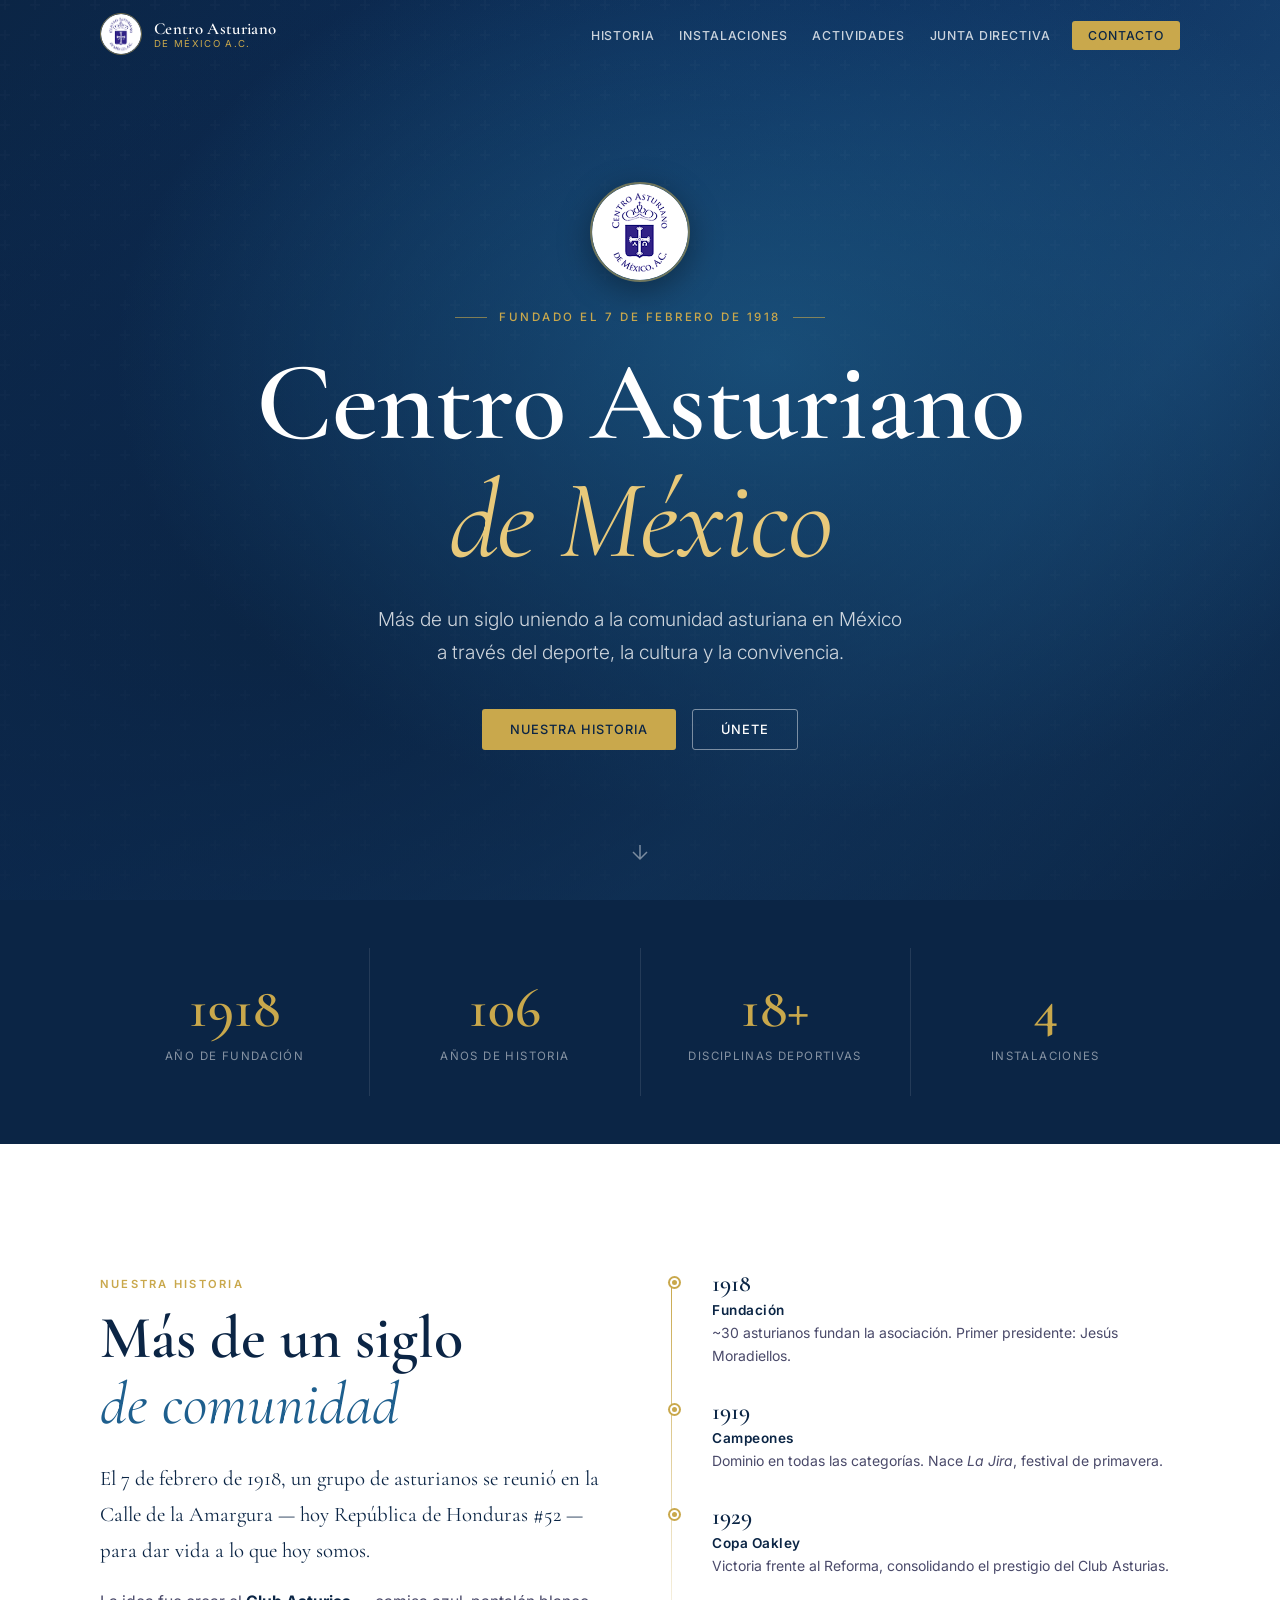
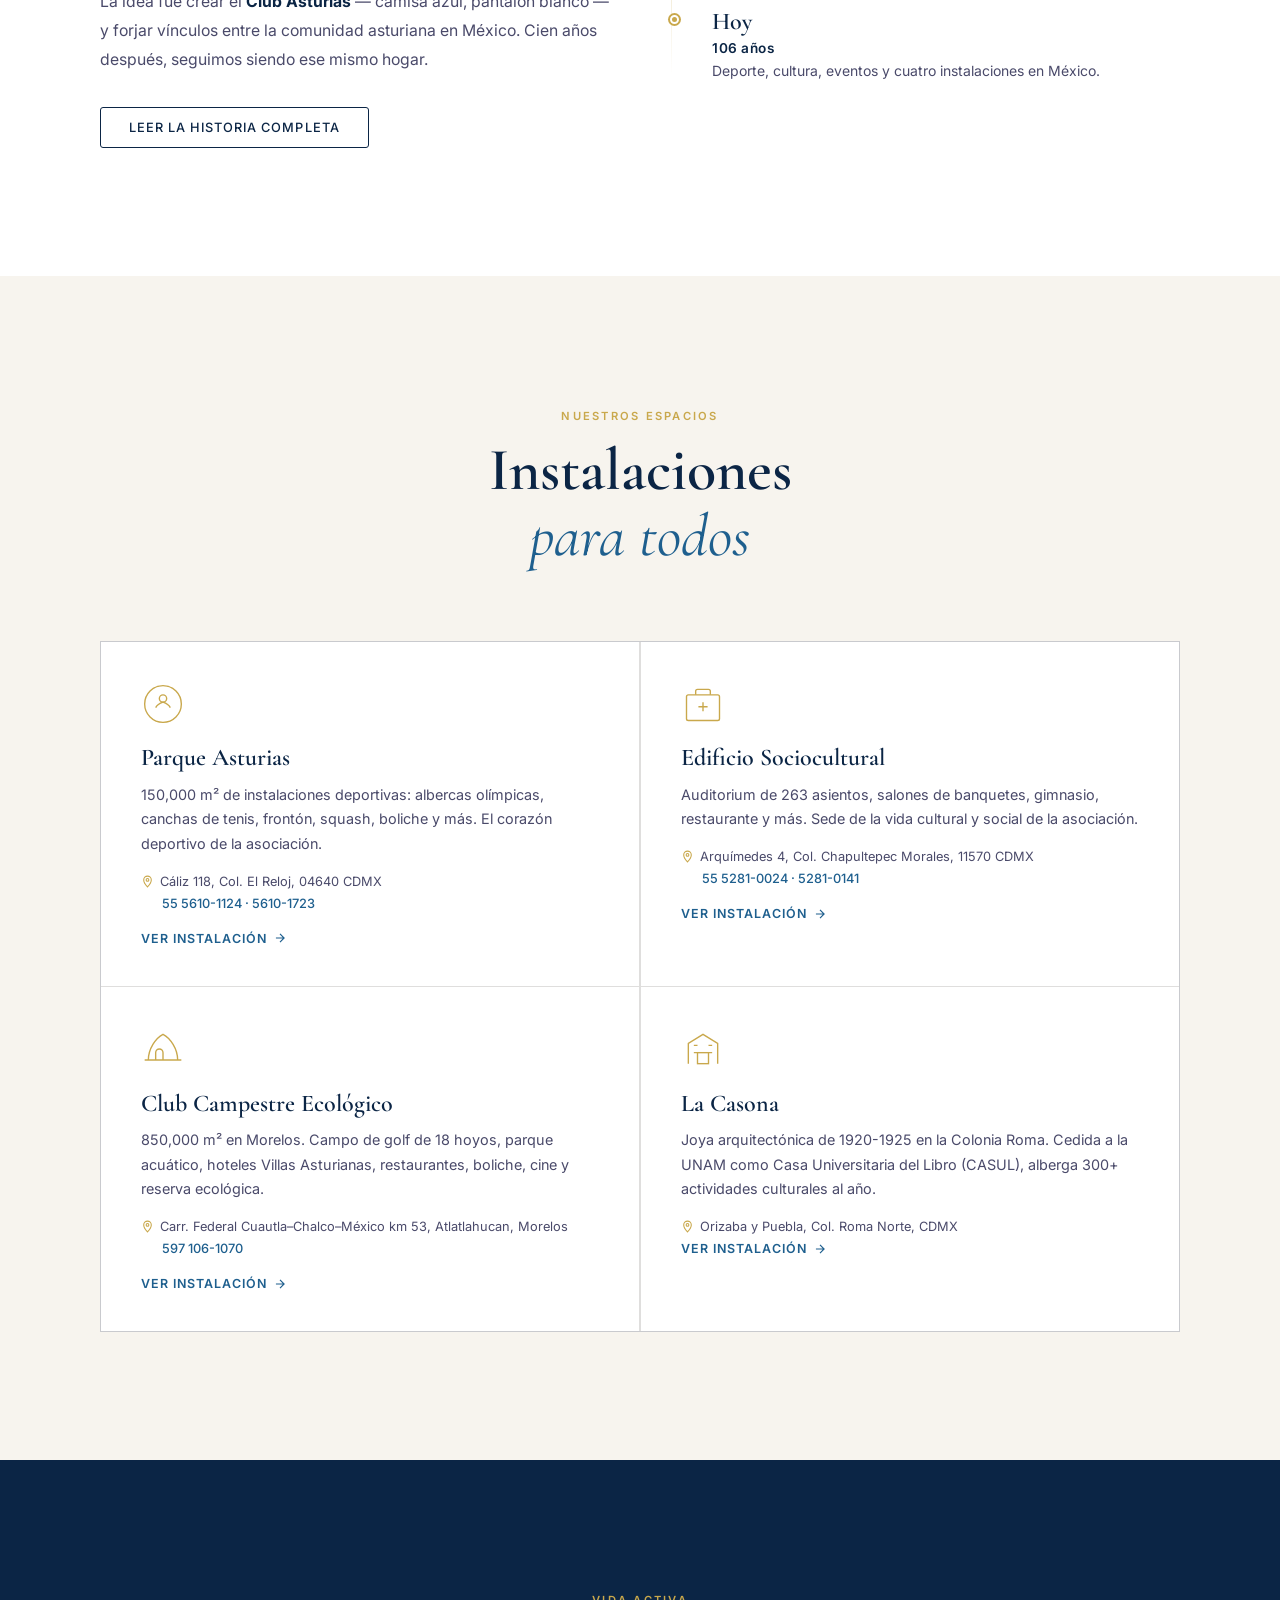
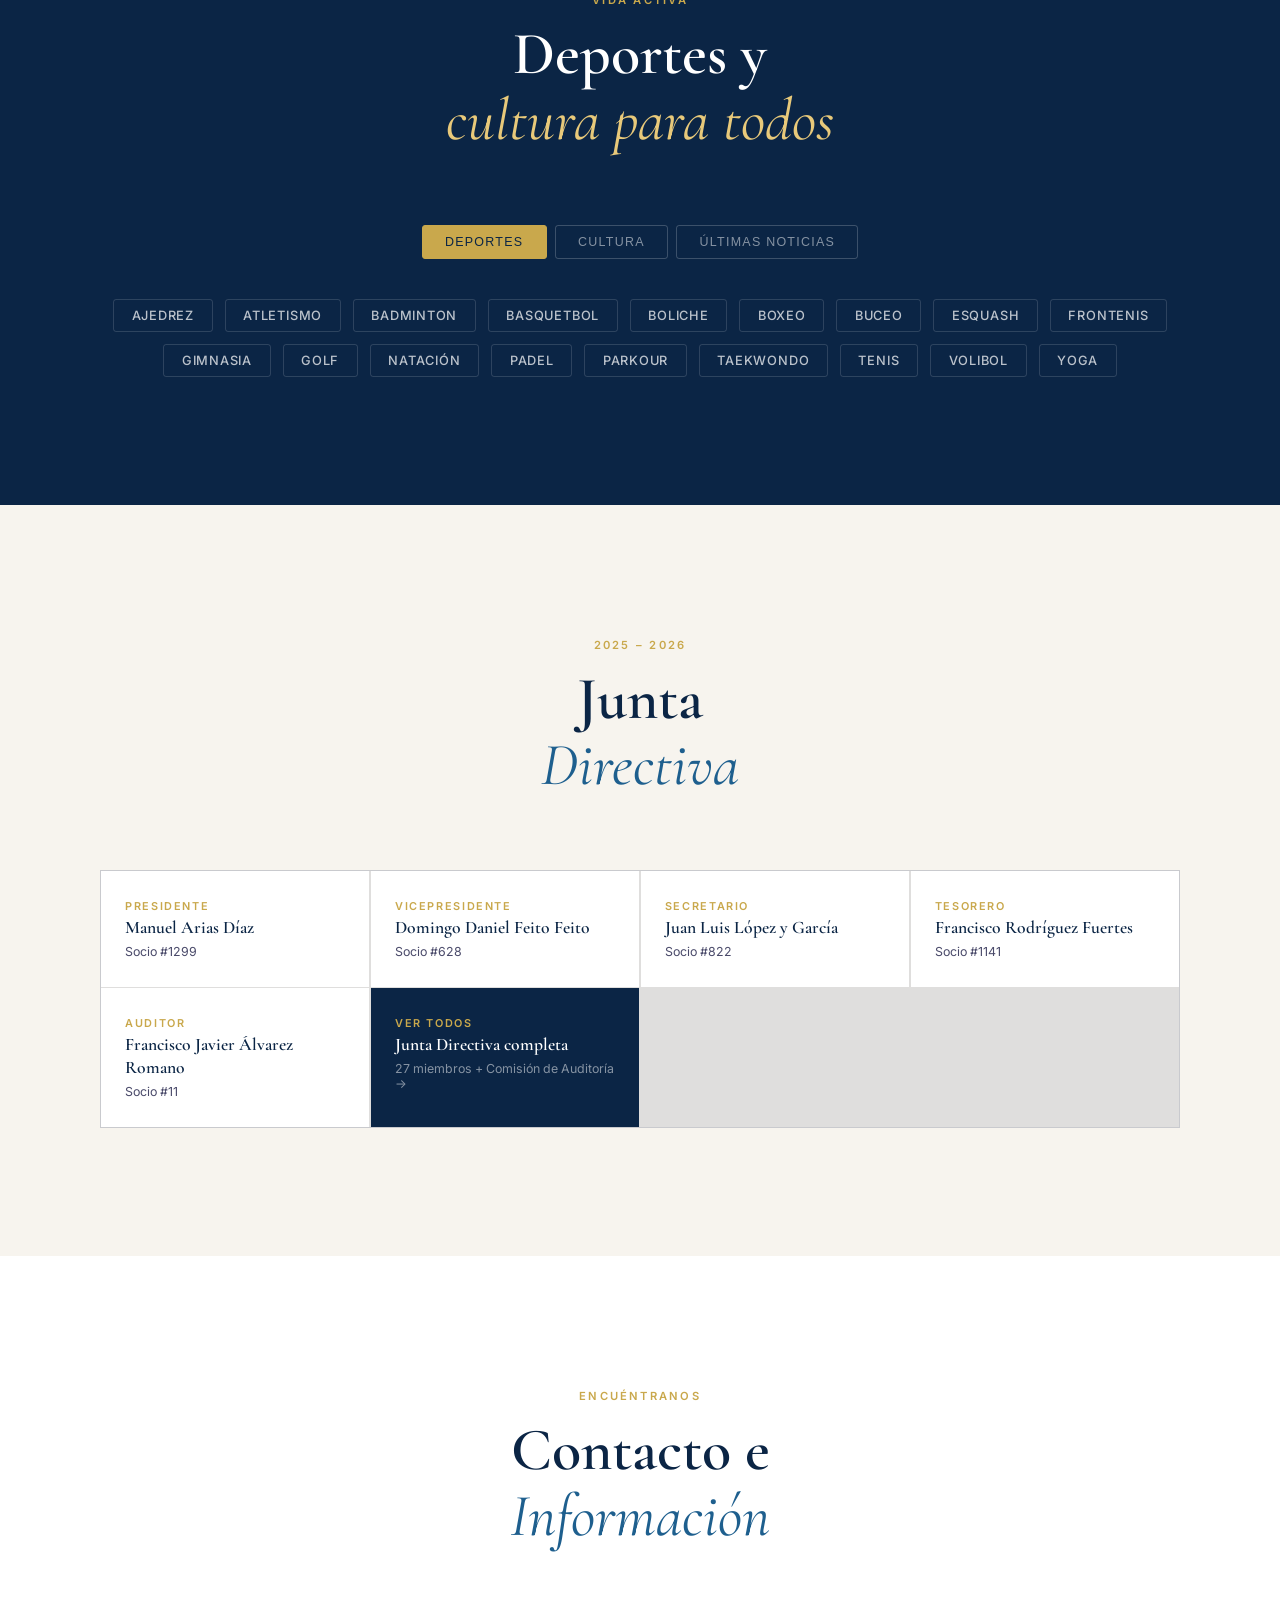
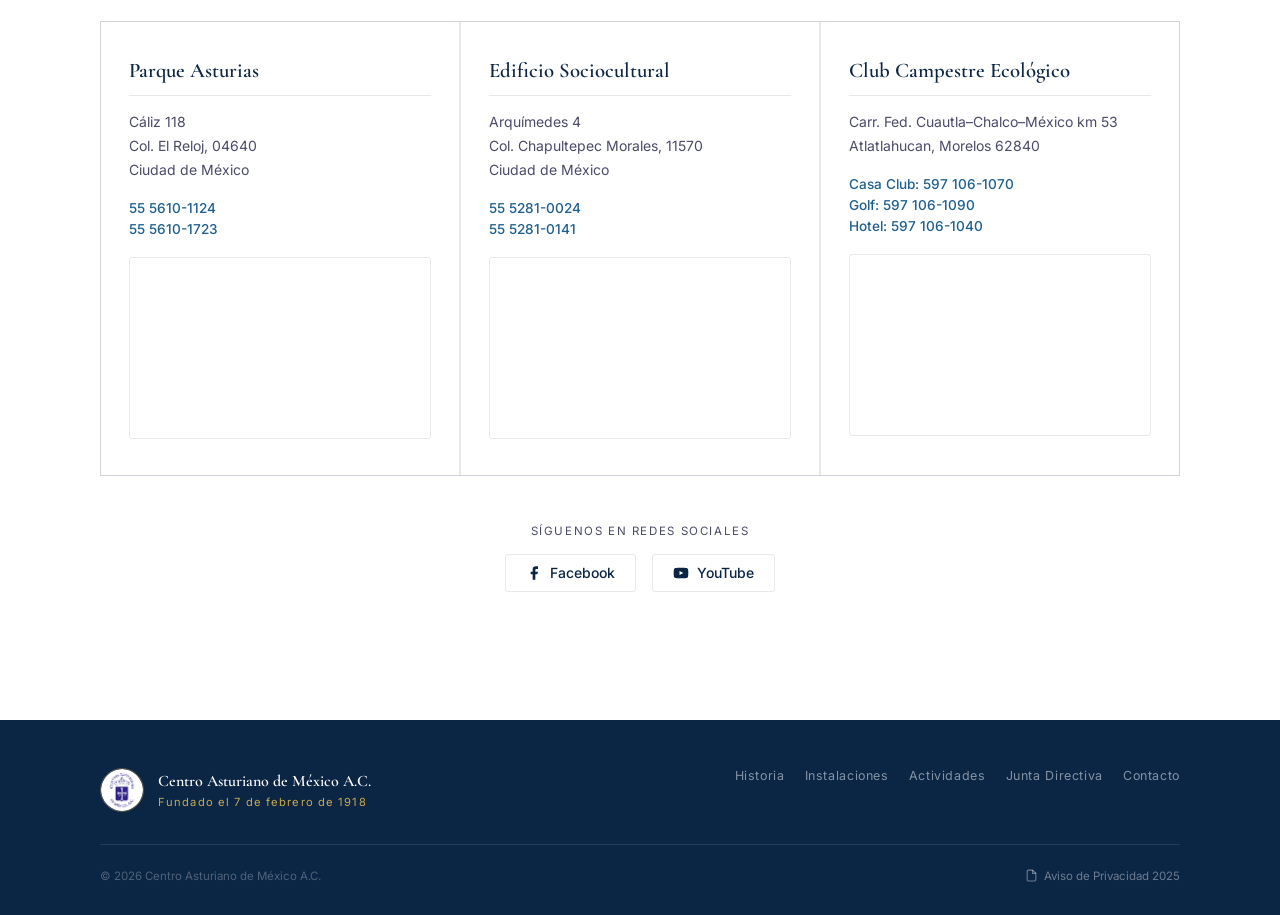
<file: index.html>
<!DOCTYPE html>
<html lang="es">
<head>
  <meta charset="UTF-8" />
  <meta name="viewport" content="width=device-width, initial-scale=1.0" />
  <title>Centro Asturiano de México A.C.</title>
  <meta name="description" content="Asociación deportiva, cultural y social fundada en 1918. Comunidad asturiana en la Ciudad de México." />
  <link rel="preconnect" href="https://fonts.googleapis.com" />
  <link rel="preconnect" href="https://fonts.gstatic.com" crossorigin />
  <link href="https://fonts.googleapis.com/css2?family=Cormorant+Garamond:ital,wght@0,400;0,600;0,700;1,400;1,600&family=Inter:wght@300;400;500;600&display=swap" rel="stylesheet" />
  <link rel="stylesheet" href="css/styles.css" />
</head>
<body>

  <!-- ─── NAVIGATION ─── -->
  <nav class="nav" id="nav">
    <div class="nav__inner">
      <a href="index.html" class="nav__logo">
        <img src="assets/logo.png" alt="Centro Asturiano de México" class="nav__logo-badge" />
        <div class="nav__logo-words">
          <span class="nav__logo-text">Centro Asturiano</span>
          <span class="nav__logo-sub">de México A.C.</span>
        </div>
      </a>
      <button class="nav__toggle" id="navToggle" aria-label="Abrir menú">
        <span></span><span></span><span></span>
      </button>
      <ul class="nav__links" id="navLinks">
        <li><a href="historia.html" class="nav__link">Historia</a></li>
        <li><a href="index.html#instalaciones" class="nav__link">Instalaciones</a></li>
        <li><a href="index.html#actividades" class="nav__link">Actividades</a></li>
        <li><a href="junta-directiva.html" class="nav__link">Junta Directiva</a></li>
        <li><a href="index.html#contacto" class="nav__link nav__link--cta">Contacto</a></li>
      </ul>
    </div>
  </nav>

  <!-- ─── HERO ─── -->
  <section class="hero" id="inicio">
    <div class="hero__bg"></div>
    <div class="hero__overlay"></div>
    <div class="hero__content">
      <img src="assets/logo.png" alt="Escudo del Centro Asturiano de México" class="hero__badge reveal" />
      <p class="hero__est reveal">Fundado el 7 de febrero de 1918</p>
      <h1 class="hero__title reveal">
        Centro Asturiano<br /><em>de México</em>
      </h1>
      <p class="hero__subtitle reveal">
        Más de un siglo uniendo a la comunidad asturiana en México<br class="hide-mobile" />
        a través del deporte, la cultura y la convivencia.
      </p>
      <div class="hero__actions reveal">
        <a href="historia.html" class="btn btn--gold">Nuestra Historia</a>
        <a href="index.html#contacto" class="btn btn--outline">Únete</a>
      </div>
    </div>
    <a href="#stats" class="hero__scroll" aria-label="Ver más">
      <svg width="24" height="24" viewBox="0 0 24 24" fill="none" stroke="currentColor" stroke-width="1.5"><path d="M12 5v14M5 12l7 7 7-7"/></svg>
    </a>
  </section>

  <!-- ─── STATS ─── -->
  <section class="stats" id="stats">
    <div class="container">
      <div class="stats__grid">
        <div class="stat reveal"><span class="stat__number">1918</span><span class="stat__label">Año de fundación</span></div>
        <div class="stat reveal"><span class="stat__number">106</span><span class="stat__label">Años de historia</span></div>
        <div class="stat reveal"><span class="stat__number">18+</span><span class="stat__label">Disciplinas deportivas</span></div>
        <div class="stat reveal"><span class="stat__number">4</span><span class="stat__label">Instalaciones</span></div>
      </div>
    </div>
  </section>

  <!-- ─── HISTORIA TEASER ─── -->
  <section class="section" id="historia-teaser">
    <div class="container">
      <div class="historia__layout">
        <div class="historia__text reveal">
          <span class="section__tag">Nuestra historia</span>
          <h2 class="section__title" style="text-align:left; margin-bottom:1.5rem;">Más de un siglo<br /><em>de comunidad</em></h2>
          <p class="lead">
            El 7 de febrero de 1918, un grupo de asturianos se reunió en la Calle de la Amargura — hoy República de Honduras #52 — para dar vida a lo que hoy somos.
          </p>
          <p>
            La idea fue crear el <strong>Club Asturias</strong> — camisa azul, pantalón blanco — y forjar vínculos entre la comunidad asturiana en México. Cien años después, seguimos siendo ese mismo hogar.
          </p>
          <div class="historia__cta">
            <a href="historia.html" class="btn btn--outline-navy">Leer la historia completa</a>
          </div>
        </div>
        <div class="reveal">
          <div class="timeline">
            <div class="timeline__item">
              <div class="timeline__year">1918</div>
              <div class="timeline__content"><strong>Fundación</strong><p>~30 asturianos fundan la asociación. Primer presidente: Jesús Moradiellos.</p></div>
            </div>
            <div class="timeline__item">
              <div class="timeline__year">1919</div>
              <div class="timeline__content"><strong>Campeones</strong><p>Dominio en todas las categorías. Nace <em>La Jira</em>, festival de primavera.</p></div>
            </div>
            <div class="timeline__item">
              <div class="timeline__year">1929</div>
              <div class="timeline__content"><strong>Copa Oakley</strong><p>Victoria frente al Reforma, consolidando el prestigio del Club Asturias.</p></div>
            </div>
            <div class="timeline__item">
              <div class="timeline__year">Hoy</div>
              <div class="timeline__content"><strong>106 años</strong><p>Deporte, cultura, eventos y cuatro instalaciones en México.</p></div>
            </div>
          </div>
        </div>
      </div>
    </div>
  </section>

  <!-- ─── INSTALACIONES ─── -->
  <section class="section section--cream" id="instalaciones">
    <div class="container">
      <div class="section__header reveal">
        <span class="section__tag">Nuestros espacios</span>
        <h2 class="section__title">Instalaciones<br /><em>para todos</em></h2>
      </div>
      <div class="instalaciones__grid">

        <a href="instalaciones/parque-asturias.html" class="instalacion-card reveal">
          <div class="instalacion-card__icon">
            <svg viewBox="0 0 48 48" fill="none" stroke="currentColor" stroke-width="1.5"><path d="M24 4C13 4 4 13 4 24s9 20 20 20 20-9 20-20S35 4 24 4z"/><path d="M16 28c2-4 8-6 8-6s6 2 8 6"/><circle cx="24" cy="18" r="4"/></svg>
          </div>
          <h3 class="instalacion-card__title">Parque Asturias</h3>
          <p class="instalacion-card__desc">150,000 m² de instalaciones deportivas: albercas olímpicas, canchas de tenis, frontón, squash, boliche y más. El corazón deportivo de la asociación.</p>
          <address class="instalacion-card__address">
            <svg width="13" height="13" viewBox="0 0 24 24" fill="none" stroke="currentColor" stroke-width="2"><path d="M12 2C8.13 2 5 5.13 5 9c0 5.25 7 13 7 13s7-7.75 7-13c0-3.87-3.13-7-7-7zm0 9.5a2.5 2.5 0 010-5 2.5 2.5 0 010 5z"/></svg>
            Cáliz 118, Col. El Reloj, 04640 CDMX
          </address>
          <p class="instalacion-card__phone">55 5610-1124 · 5610-1723</p>
          <span class="instalacion-card__link">Ver instalación <svg width="14" height="14" viewBox="0 0 24 24" fill="none" stroke="currentColor" stroke-width="2"><path d="M5 12h14M12 5l7 7-7 7"/></svg></span>
        </a>

        <a href="instalaciones/edificio-sociocultural.html" class="instalacion-card reveal">
          <div class="instalacion-card__icon">
            <svg viewBox="0 0 48 48" fill="none" stroke="currentColor" stroke-width="1.5"><rect x="6" y="14" width="36" height="28" rx="2"/><path d="M16 14V10a2 2 0 012-2h12a2 2 0 012 2v4"/><path d="M24 22v10M19 27h10"/></svg>
          </div>
          <h3 class="instalacion-card__title">Edificio Sociocultural</h3>
          <p class="instalacion-card__desc">Auditorium de 263 asientos, salones de banquetes, gimnasio, restaurante y más. Sede de la vida cultural y social de la asociación.</p>
          <address class="instalacion-card__address">
            <svg width="13" height="13" viewBox="0 0 24 24" fill="none" stroke="currentColor" stroke-width="2"><path d="M12 2C8.13 2 5 5.13 5 9c0 5.25 7 13 7 13s7-7.75 7-13c0-3.87-3.13-7-7-7zm0 9.5a2.5 2.5 0 010-5 2.5 2.5 0 010 5z"/></svg>
            Arquímedes 4, Col. Chapultepec Morales, 11570 CDMX
          </address>
          <p class="instalacion-card__phone">55 5281-0024 · 5281-0141</p>
          <span class="instalacion-card__link">Ver instalación <svg width="14" height="14" viewBox="0 0 24 24" fill="none" stroke="currentColor" stroke-width="2"><path d="M5 12h14M12 5l7 7-7 7"/></svg></span>
        </a>

        <a href="instalaciones/club-campestre.html" class="instalacion-card reveal">
          <div class="instalacion-card__icon">
            <svg viewBox="0 0 48 48" fill="none" stroke="currentColor" stroke-width="1.5"><path d="M8 36C8 24 16 12 24 8c8 4 16 16 16 28"/><path d="M4 36h40"/><path d="M16 36v-8a4 4 0 018 0v8"/></svg>
          </div>
          <h3 class="instalacion-card__title">Club Campestre Ecológico</h3>
          <p class="instalacion-card__desc">850,000 m² en Morelos. Campo de golf de 18 hoyos, parque acuático, hoteles Villas Asturianas, restaurantes, boliche, cine y reserva ecológica.</p>
          <address class="instalacion-card__address">
            <svg width="13" height="13" viewBox="0 0 24 24" fill="none" stroke="currentColor" stroke-width="2"><path d="M12 2C8.13 2 5 5.13 5 9c0 5.25 7 13 7 13s7-7.75 7-13c0-3.87-3.13-7-7-7zm0 9.5a2.5 2.5 0 010-5 2.5 2.5 0 010 5z"/></svg>
            Carr. Federal Cuautla–Chalco–México km 53, Atlatlahucan, Morelos
          </address>
          <p class="instalacion-card__phone">597 106-1070</p>
          <span class="instalacion-card__link">Ver instalación <svg width="14" height="14" viewBox="0 0 24 24" fill="none" stroke="currentColor" stroke-width="2"><path d="M5 12h14M12 5l7 7-7 7"/></svg></span>
        </a>

        <a href="instalaciones/la-casona.html" class="instalacion-card reveal">
          <div class="instalacion-card__icon">
            <svg viewBox="0 0 48 48" fill="none" stroke="currentColor" stroke-width="1.5"><path d="M8 40V18L24 8l16 10v22"/><rect x="18" y="28" width="12" height="12"/><path d="M14 20h4M30 20h4M14 28h4M30 28h4"/></svg>
          </div>
          <h3 class="instalacion-card__title">La Casona</h3>
          <p class="instalacion-card__desc">Joya arquitectónica de 1920-1925 en la Colonia Roma. Cedida a la UNAM como Casa Universitaria del Libro (CASUL), alberga 300+ actividades culturales al año.</p>
          <address class="instalacion-card__address">
            <svg width="13" height="13" viewBox="0 0 24 24" fill="none" stroke="currentColor" stroke-width="2"><path d="M12 2C8.13 2 5 5.13 5 9c0 5.25 7 13 7 13s7-7.75 7-13c0-3.87-3.13-7-7-7zm0 9.5a2.5 2.5 0 010-5 2.5 2.5 0 010 5z"/></svg>
            Orizaba y Puebla, Col. Roma Norte, CDMX
          </address>
          <span class="instalacion-card__link">Ver instalación <svg width="14" height="14" viewBox="0 0 24 24" fill="none" stroke="currentColor" stroke-width="2"><path d="M5 12h14M12 5l7 7-7 7"/></svg></span>
        </a>

      </div>
    </div>
  </section>

  <!-- ─── ACTIVIDADES ─── -->
  <section class="section section--navy" id="actividades">
    <div class="container">
      <div class="section__header reveal">
        <span class="section__tag">Vida activa</span>
        <h2 class="section__title">Deportes y<br /><em>cultura para todos</em></h2>
      </div>
      <div class="actividades__tabs reveal">
        <button class="tab-btn tab-btn--active" data-tab="deportes">Deportes</button>
        <button class="tab-btn" data-tab="cultura">Cultura</button>
        <button class="tab-btn" data-tab="eventos">Últimas noticias</button>
      </div>
      <div class="tab-panel tab-panel--active" id="tab-deportes">
        <div class="actividades__grid">
          <div class="actividad-pill">Ajedrez</div><div class="actividad-pill">Atletismo</div><div class="actividad-pill">Badminton</div>
          <div class="actividad-pill">Basquetbol</div><div class="actividad-pill">Boliche</div><div class="actividad-pill">Boxeo</div>
          <div class="actividad-pill">Buceo</div><div class="actividad-pill">Esquash</div><div class="actividad-pill">Frontenis</div>
          <div class="actividad-pill">Gimnasia</div><div class="actividad-pill">Golf</div><div class="actividad-pill">Natación</div>
          <div class="actividad-pill">Padel</div><div class="actividad-pill">Parkour</div><div class="actividad-pill">Taekwondo</div>
          <div class="actividad-pill">Tenis</div><div class="actividad-pill">Volibol</div><div class="actividad-pill">Yoga</div>
        </div>
      </div>
      <div class="tab-panel" id="tab-cultura">
        <div class="actividades__grid">
          <a href="noticias/asi-es-asturias.html" class="actividad-card">
            <h4>Así es Asturias</h4>
            <p>Viaje cultural a Asturias para jóvenes socios: museos, cuevas prehistóricas, sidrerías y las autoridades del Principado.</p>
            <span class="actividad-card__link">Leer más →</span>
          </a>
          <div class="actividad-card">
            <h4>Flamenco</h4>
            <p>Clases y presentaciones del arte flamenco, fusión de la pasión española con el alma de nuestra comunidad.</p>
          </div>
          <div class="actividad-card">
            <h4>Danza Aérea</h4>
            <p>Disciplina artística que combina danza y acrobacia en el aire para socios de todas las edades.</p>
          </div>
          <div class="actividad-card">
            <h4>TECA</h4>
            <p>Taller de Expresión Cultural y Artística: espacio de creación abierto a la comunidad.</p>
          </div>
        </div>
      </div>
      <div class="tab-panel" id="tab-eventos">
        <div class="actividades__grid">
          <a href="noticias/baile-de-antroxu.html" class="actividad-card">
            <h4>Baile de Antroxu 2025</h4>
            <p>Carnaval asturiano en el Parque Asturias: música, carros alegóricos, disfraces y la alegría del <em>antroxu</em>.</p>
            <span class="actividad-card__link">Leer más →</span>
          </a>
          <a href="noticias/actualidad-en-padel.html" class="actividad-card">
            <h4>Torneo de las Roscas de Reyes</h4>
            <p>108 jugadores, 6 categorías. El torneo de pádel más grande del año, con record de participación.</p>
            <span class="actividad-card__link">Leer más →</span>
          </a>
          <a href="noticias/primer-torneo-frontenis.html" class="actividad-card">
            <h4>Primer Torneo de Frontenis 2025</h4>
            <p>El Torneo de los Tamales: frontenis de dobles en el Día de la Candelaria. Competencia reñida y convivencia.</p>
            <span class="actividad-card__link">Leer más →</span>
          </a>
          <a href="noticias/asamblea-2025.html" class="actividad-card">
            <h4>Asamblea General 2025</h4>
            <p>El 2 de febrero de 2025, la Asamblea aprobó las actividades de 2024 y eligió la nueva Junta Directiva.</p>
            <span class="actividad-card__link">Leer más →</span>
          </a>
        </div>
      </div>
    </div>
  </section>

  <!-- ─── JUNTA DIRECTIVA TEASER ─── -->
  <section class="section section--cream" id="junta-teaser">
    <div class="container">
      <div class="section__header reveal">
        <span class="section__tag">2025 – 2026</span>
        <h2 class="section__title">Junta<br /><em>Directiva</em></h2>
      </div>
      <div class="junta__grid">
        <div class="junta__card reveal"><span class="junta__role">Presidente</span><strong class="junta__name">Manuel Arias Díaz</strong><span class="junta__member">Socio #1299</span></div>
        <div class="junta__card reveal"><span class="junta__role">Vicepresidente</span><strong class="junta__name">Domingo Daniel Feito Feito</strong><span class="junta__member">Socio #628</span></div>
        <div class="junta__card reveal"><span class="junta__role">Secretario</span><strong class="junta__name">Juan Luis López y García</strong><span class="junta__member">Socio #822</span></div>
        <div class="junta__card reveal"><span class="junta__role">Tesorero</span><strong class="junta__name">Francisco Rodríguez Fuertes</strong><span class="junta__member">Socio #1141</span></div>
        <div class="junta__card reveal"><span class="junta__role">Auditor</span><strong class="junta__name">Francisco Javier Álvarez Romano</strong><span class="junta__member">Socio #11</span></div>
        <div class="junta__card reveal" style="background:var(--navy);cursor:pointer;" onclick="location.href='junta-directiva.html'">
          <span class="junta__role" style="color:var(--gold)">Ver todos</span>
          <strong class="junta__name" style="color:var(--white)">Junta Directiva completa</strong>
          <span class="junta__member" style="color:rgba(255,255,255,0.5)">27 miembros + Comisión de Auditoría →</span>
        </div>
      </div>
    </div>
  </section>

  <!-- ─── CONTACTO ─── -->
  <section class="section" id="contacto">
    <div class="container">
      <div class="section__header reveal">
        <span class="section__tag">Encuéntranos</span>
        <h2 class="section__title">Contacto e<br /><em>Información</em></h2>
      </div>
      <div class="contacto__grid">
        <div class="contacto__card reveal">
          <h3>Parque Asturias</h3>
          <address>Cáliz 118<br />Col. El Reloj, 04640<br />Ciudad de México</address>
          <div class="contacto__phones">
            <a href="tel:5556101124">55 5610-1124</a>
            <a href="tel:5556101723">55 5610-1723</a>
          </div>
          <div class="contacto__map">
            <iframe title="Parque Asturias en Google Maps" src="https://maps.google.com/maps?q=Caliz+118+Colonia+El+Reloj+CDMX&z=15&output=embed" class="map-frame" loading="lazy" allowfullscreen></iframe>
          </div>
        </div>
        <div class="contacto__card reveal">
          <h3>Edificio Sociocultural</h3>
          <address>Arquímedes 4<br />Col. Chapultepec Morales, 11570<br />Ciudad de México</address>
          <div class="contacto__phones">
            <a href="tel:5552810024">55 5281-0024</a>
            <a href="tel:5552810141">55 5281-0141</a>
          </div>
          <div class="contacto__map">
            <iframe title="Edificio Sociocultural en Google Maps" src="https://maps.google.com/maps?q=Arquimedes+4+Chapultepec+Morales+Mexico+City&z=16&output=embed" class="map-frame" loading="lazy" allowfullscreen></iframe>
          </div>
        </div>
        <div class="contacto__card reveal">
          <h3>Club Campestre Ecológico</h3>
          <address>Carr. Fed. Cuautla–Chalco–México km 53<br />Atlatlahucan, Morelos 62840</address>
          <div class="contacto__phones">
            <a href="tel:5971061070">Casa Club: 597 106-1070</a>
            <a href="tel:5971061090">Golf: 597 106-1090</a>
            <a href="tel:5971061040">Hotel: 597 106-1040</a>
          </div>
          <div class="contacto__map">
            <iframe title="Club Campestre Ecológico en Google Maps" src="https://maps.google.com/maps?q=18.9750961,-98.8654535&z=14&output=embed" class="map-frame" loading="lazy" allowfullscreen></iframe>
          </div>
        </div>
      </div>
      <div class="contacto__social reveal">
        <p>Síguenos en redes sociales</p>
        <div class="social__links">
          <a href="https://www.facebook.com/CentroAsturianoDeMexico" target="_blank" rel="noopener" class="social__link">
            <svg viewBox="0 0 24 24" fill="currentColor"><path d="M18 2h-3a5 5 0 00-5 5v3H7v4h3v8h4v-8h3l1-4h-4V7a1 1 0 011-1h3z"/></svg>Facebook
          </a>
          <a href="https://www.youtube.com/@centroasturianodemexicoa.c9127" target="_blank" rel="noopener" class="social__link">
            <svg viewBox="0 0 24 24" fill="currentColor"><path d="M22.54 6.42a2.78 2.78 0 00-1.95-1.96C18.88 4 12 4 12 4s-6.88 0-8.59.46a2.78 2.78 0 00-1.95 1.96A29 29 0 001 12a29 29 0 00.46 5.58 2.78 2.78 0 001.95 1.95C5.12 20 12 20 12 20s6.88 0 8.59-.47a2.78 2.78 0 001.95-1.95A29 29 0 0023 12a29 29 0 00-.46-5.58zM9.75 15.02V8.98L15.5 12l-5.75 3.02z"/></svg>YouTube
          </a>
        </div>
      </div>
    </div>
  </section>

  <!-- ─── FOOTER ─── -->
  <footer class="footer">
    <div class="container">
      <div class="footer__inner">
        <div class="footer__brand">
          <img src="assets/logo.png" alt="Logo" class="footer__badge" />
          <div class="footer__brand-words">
            <p class="footer__name">Centro Asturiano de México A.C.</p>
            <p class="footer__tagline">Fundado el 7 de febrero de 1918</p>
          </div>
        </div>
        <nav class="footer__nav">
          <a href="historia.html">Historia</a>
          <a href="index.html#instalaciones">Instalaciones</a>
          <a href="index.html#actividades">Actividades</a>
          <a href="junta-directiva.html">Junta Directiva</a>
          <a href="index.html#contacto">Contacto</a>
        </nav>
      </div>
      <div class="footer__bottom">
        <p class="footer__copy">© 2026 Centro Asturiano de México A.C.</p>
        <a href="https://www.centroasturianodemexico.com/wp-content/uploads/2025/07/avisodeprivacidad2025.pdf" target="_blank" rel="noopener" class="footer__legal">
          <svg viewBox="0 0 24 24" fill="none" stroke="currentColor" stroke-width="2"><path d="M14 2H6a2 2 0 00-2 2v16a2 2 0 002 2h12a2 2 0 002-2V8z"/><polyline points="14,2 14,8 20,8"/></svg>
          Aviso de Privacidad 2025
        </a>
      </div>
    </div>
  </footer>

  <script src="js/main.js"></script>
</body>
</html>
</file>
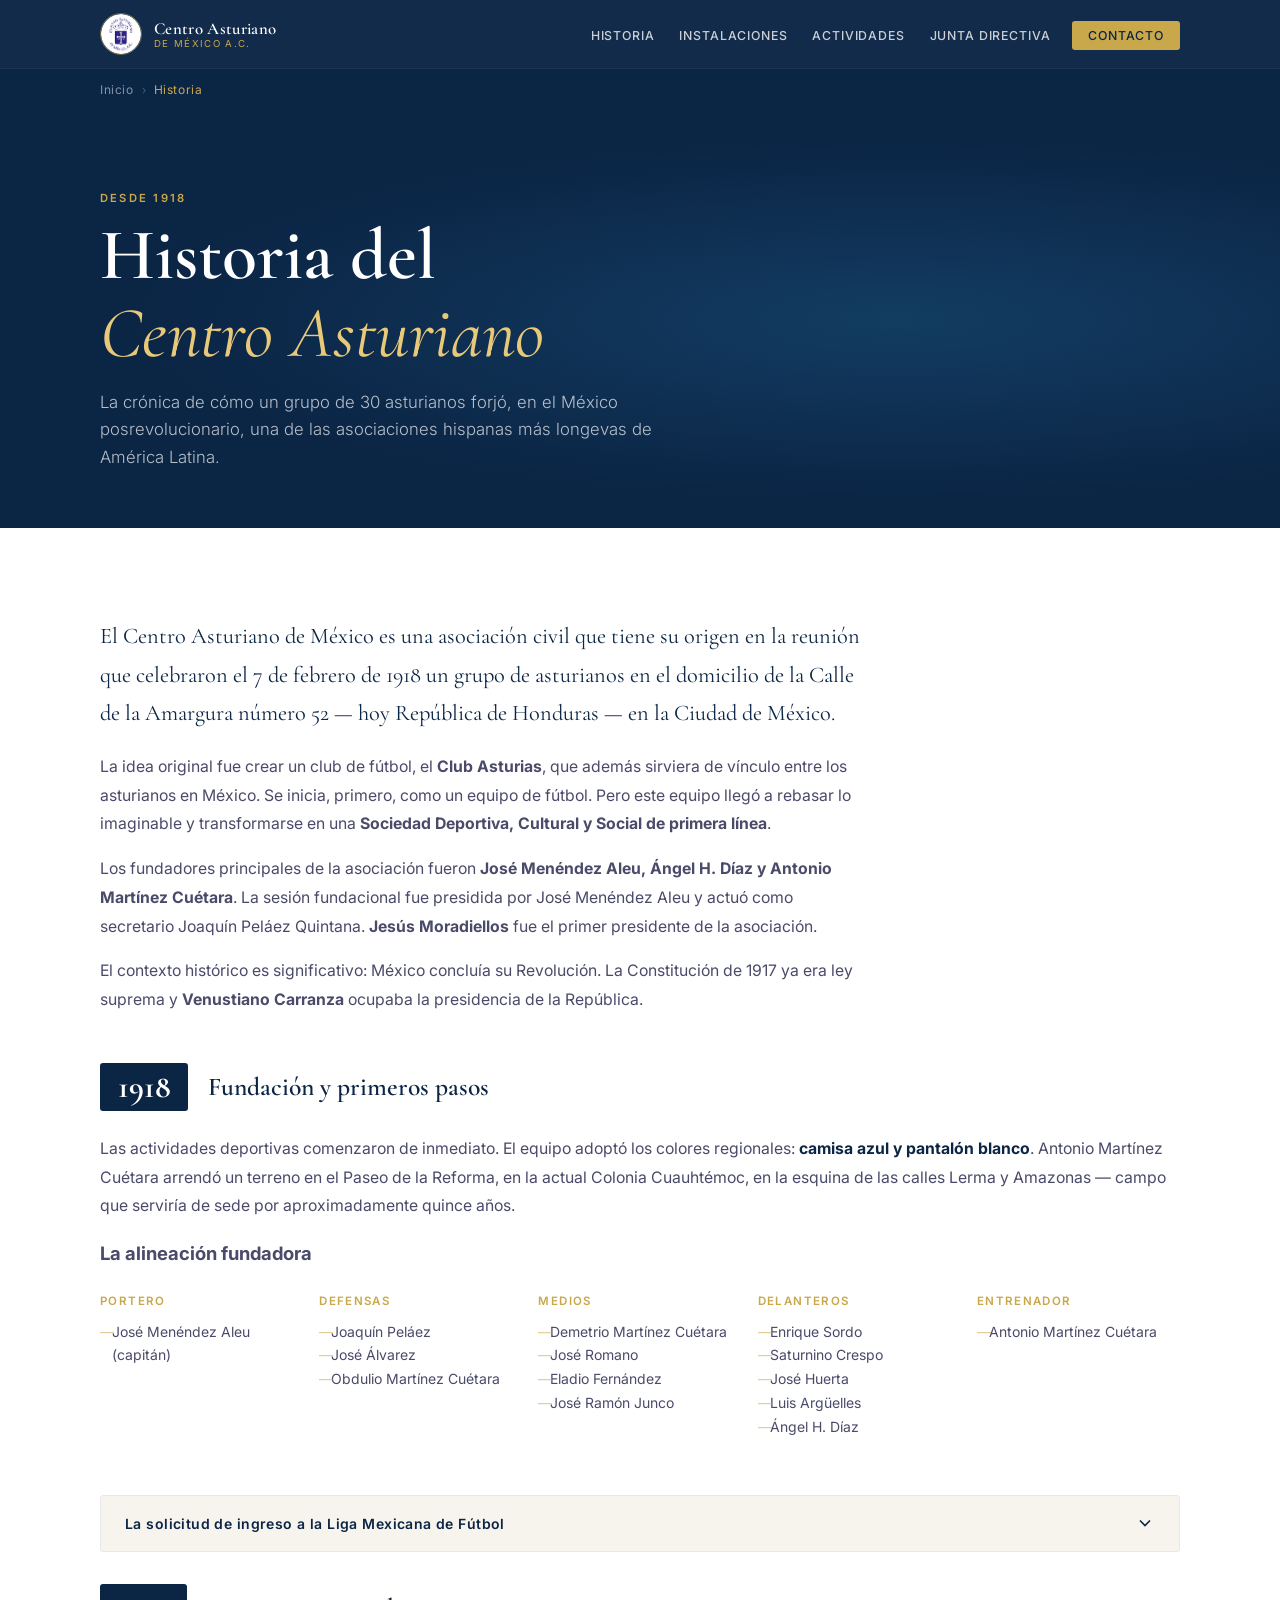
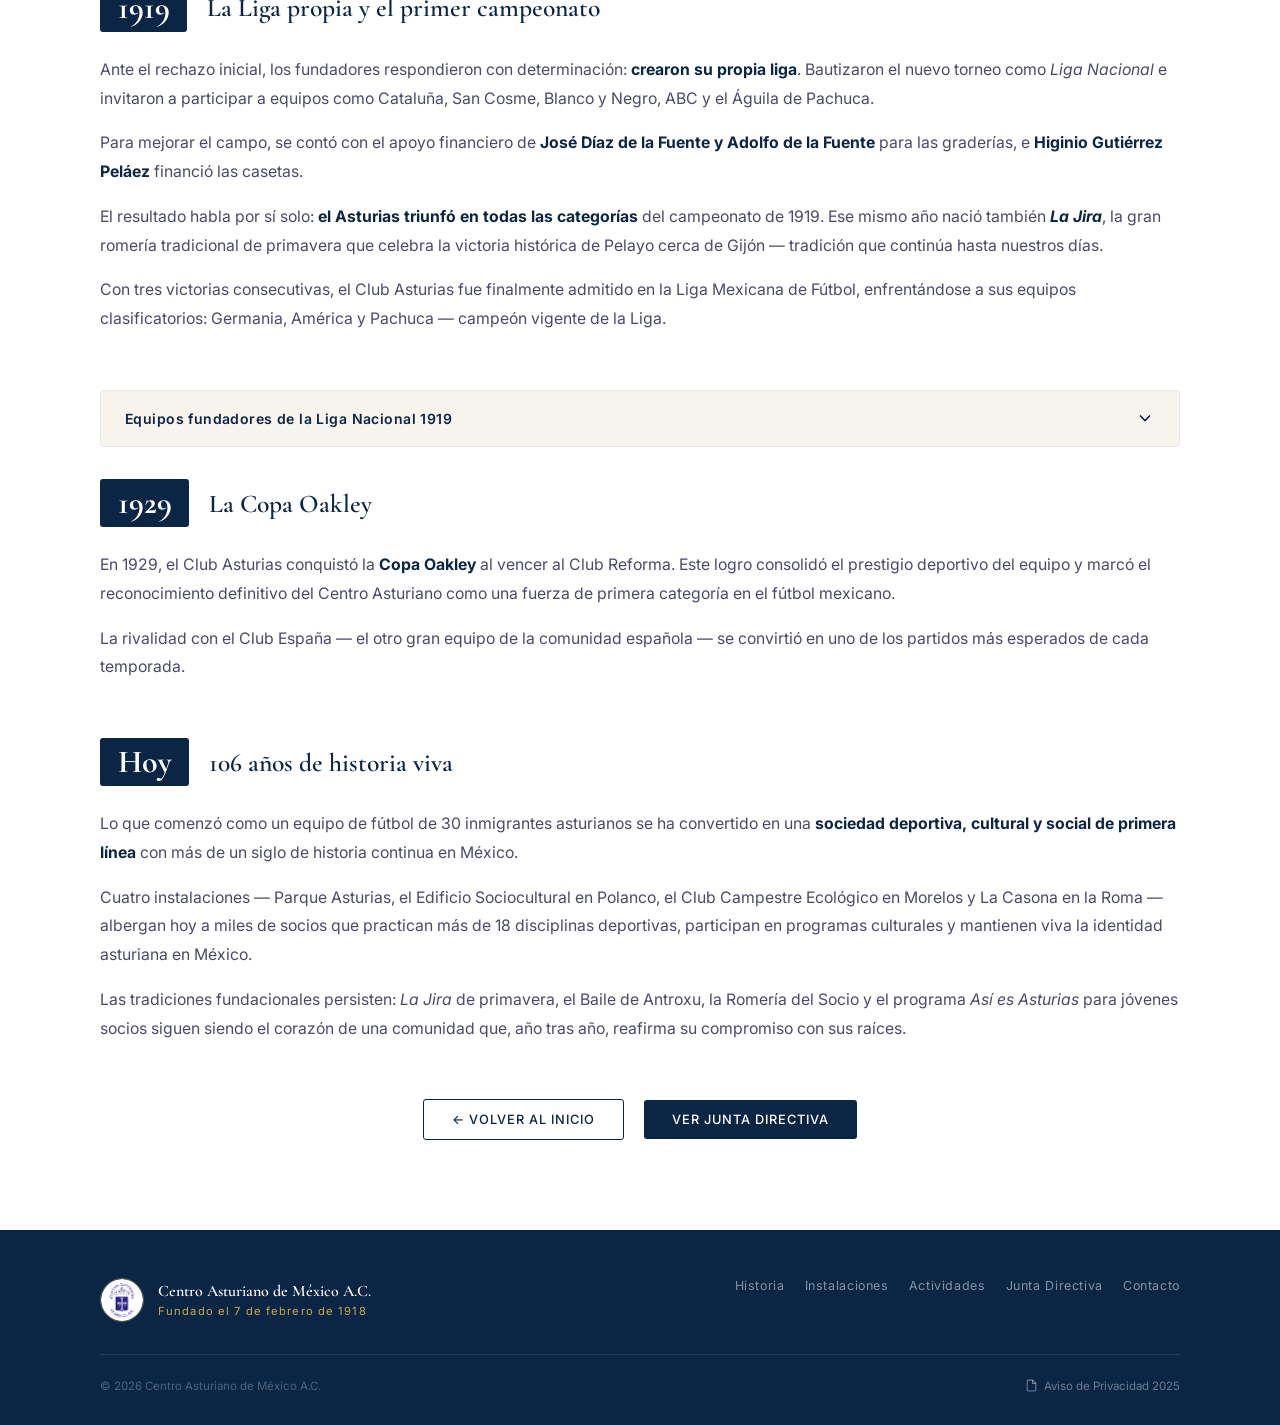
<file: historia.html>
<!DOCTYPE html>
<html lang="es">
<head>
  <meta charset="UTF-8" />
  <meta name="viewport" content="width=device-width, initial-scale=1.0" />
  <title>Historia — Centro Asturiano de México A.C.</title>
  <link rel="preconnect" href="https://fonts.googleapis.com" />
  <link rel="preconnect" href="https://fonts.gstatic.com" crossorigin />
  <link href="https://fonts.googleapis.com/css2?family=Cormorant+Garamond:ital,wght@0,400;0,600;0,700;1,400;1,600&family=Inter:wght@300;400;500;600&display=swap" rel="stylesheet" />
  <link rel="stylesheet" href="css/styles.css" />
</head>
<body>

  <nav class="nav scrolled" id="nav">
    <div class="nav__inner">
      <a href="index.html" class="nav__logo">
        <img src="assets/logo.png" alt="Logo" class="nav__logo-badge" />
        <div class="nav__logo-words">
          <span class="nav__logo-text">Centro Asturiano</span>
          <span class="nav__logo-sub">de México A.C.</span>
        </div>
      </a>
      <button class="nav__toggle" id="navToggle" aria-label="Abrir menú"><span></span><span></span><span></span></button>
      <ul class="nav__links" id="navLinks">
        <li><a href="historia.html" class="nav__link">Historia</a></li>
        <li><a href="index.html#instalaciones" class="nav__link">Instalaciones</a></li>
        <li><a href="index.html#actividades" class="nav__link">Actividades</a></li>
        <li><a href="junta-directiva.html" class="nav__link">Junta Directiva</a></li>
        <li><a href="index.html#contacto" class="nav__link nav__link--cta">Contacto</a></li>
      </ul>
    </div>
  </nav>

  <div class="breadcrumb">
    <div class="container"><div class="breadcrumb__inner">
      <a href="index.html">Inicio</a>
      <span class="breadcrumb__sep">›</span>
      <span class="breadcrumb__current">Historia</span>
    </div></div>
  </div>

  <section class="page-hero">
    <div class="container page-hero__inner">
      <span class="page-hero__tag">Desde 1918</span>
      <h1 class="page-hero__title">Historia del<br /><em>Centro Asturiano</em></h1>
      <p class="page-hero__subtitle">La crónica de cómo un grupo de 30 asturianos forjó, en el México posrevolucionario, una de las asociaciones hispanas más longevas de América Latina.</p>
    </div>
  </section>

  <main class="historia-page">
    <div class="container">

      <!-- INTRO -->
      <div class="historia-page__intro reveal">
        <p class="lead">El Centro Asturiano de México es una asociación civil que tiene su origen en la reunión que celebraron el 7 de febrero de 1918 un grupo de asturianos en el domicilio de la Calle de la Amargura número 52 — hoy República de Honduras — en la Ciudad de México.</p>
        <p>La idea original fue crear un club de fútbol, el <strong>Club Asturias</strong>, que además sirviera de vínculo entre los asturianos en México. Se inicia, primero, como un equipo de fútbol. Pero este equipo llegó a rebasar lo imaginable y transformarse en una <strong>Sociedad Deportiva, Cultural y Social de primera línea</strong>.</p>
        <p>Los fundadores principales de la asociación fueron <strong>José Menéndez Aleu, Ángel H. Díaz y Antonio Martínez Cuétara</strong>. La sesión fundacional fue presidida por José Menéndez Aleu y actuó como secretario Joaquín Peláez Quintana. <strong>Jesús Moradiellos</strong> fue el primer presidente de la asociación.</p>
        <p>El contexto histórico es significativo: México concluía su Revolución. La Constitución de 1917 ya era ley suprema y <strong>Venustiano Carranza</strong> ocupaba la presidencia de la República.</p>
      </div>

      <!-- ERA 1: 1918 - Fundación -->
      <div class="era reveal">
        <div class="era__header">
          <span class="era__year-badge">1918</span>
          <h2 class="era__title">Fundación y primeros pasos</h2>
        </div>
        <div class="era__body">
          <p>Las actividades deportivas comenzaron de inmediato. El equipo adoptó los colores regionales: <strong>camisa azul y pantalón blanco</strong>. Antonio Martínez Cuétara arrendó un terreno en el Paseo de la Reforma, en la actual Colonia Cuauhtémoc, en la esquina de las calles Lerma y Amazonas — campo que serviría de sede por aproximadamente quince años.</p>

          <h3>La alineación fundadora</h3>
          <div class="roster">
            <div class="roster__group"><h4>Portero</h4><ul><li>José Menéndez Aleu (capitán)</li></ul></div>
            <div class="roster__group"><h4>Defensas</h4><ul><li>Joaquín Peláez</li><li>José Álvarez</li><li>Obdulio Martínez Cuétara</li></ul></div>
            <div class="roster__group"><h4>Medios</h4><ul><li>Demetrio Martínez Cuétara</li><li>José Romano</li><li>Eladio Fernández</li><li>José Ramón Junco</li></ul></div>
            <div class="roster__group"><h4>Delanteros</h4><ul><li>Enrique Sordo</li><li>Saturnino Crespo</li><li>José Huerta</li><li>Luis Argüelles</li><li>Ángel H. Díaz</li></ul></div>
            <div class="roster__group"><h4>Entrenador</h4><ul><li>Antonio Martínez Cuétara</li></ul></div>
          </div>
        </div>
      </div>

      <!-- Accordion: La solicitud a la Liga -->
      <div class="accordion reveal">
        <div class="accordion__item">
          <button class="accordion__trigger" aria-expanded="false">
            La solicitud de ingreso a la Liga Mexicana de Fútbol
            <svg class="accordion__icon" viewBox="0 0 24 24" fill="none" stroke="currentColor" stroke-width="2"><path d="M6 9l6 6 6-6"/></svg>
          </button>
          <div class="accordion__body">
            <div class="accordion__content">
              <p>El Club Asturias solicitó su ingreso a la Liga Mexicana de Fútbol. <strong>Antonio Martínez Cuétara</strong> y <strong>Graciano Díaz Fernández</strong> — periodista deportivo de El Universal — actuaron como delegados ante la Liga.</p>
              <p>La respuesta de la Liga fue, cuando menos, condicionada. Se nombró una comisión calificadora para evaluar las "aptitudes de juego" del equipo.</p>

              <div class="letter-card">
                <div class="letter-card__label">Primera comunicación de la Liga — extracto</div>
                <p class="letter-card__text">"Acuso a Ud. recibo de su solicitud de ingreso a esta Liga, elevada por el club de su representación, con relación a la cual le digo a Ud. que esta Liga ha nombrado a una comisión calificadora compuesta por los señores Carlos Mur, Mario Garza Ramos y Mario Fernández, para que, aprovechando el próximo juego que celebran con el Centro Unión, se formen un concepto de sus aptitudes de juego."</p>
              </div>

              <div class="letter-card" style="margin-top:1rem;">
                <div class="letter-card__label">Segunda comunicación — extracto</div>
                <p class="letter-card__text">"Confirmo a Ud. mi anterior del 3 de los corrientes y refiriéndome a ella digo que, por razones que no son del caso enumerar, la comisión que ha de calificar a su equipo estará formada por los señores Carlos Mur, Dr. José Guadalupe Vargas Lugo y Eduardo Castellanos, y el número de juegos será de dos."</p>
                <p class="letter-card__sig">Partidos programados: Asturias vs Centro Unión (11 de agosto) · Asturias vs Tigres (8 de septiembre) — Firmado: Mario G. Atristain, Secretario</p>
              </div>
            </div>
          </div>
        </div>
      </div>

      <!-- ERA 2: 1919 -->
      <div class="era reveal">
        <div class="era__header">
          <span class="era__year-badge">1919</span>
          <h2 class="era__title">La Liga propia y el primer campeonato</h2>
        </div>
        <div class="era__body">
          <p>Ante el rechazo inicial, los fundadores respondieron con determinación: <strong>crearon su propia liga</strong>. Bautizaron el nuevo torneo como <em>Liga Nacional</em> e invitaron a participar a equipos como Cataluña, San Cosme, Blanco y Negro, ABC y el Águila de Pachuca.</p>
          <p>Para mejorar el campo, se contó con el apoyo financiero de <strong>José Díaz de la Fuente y Adolfo de la Fuente</strong> para las graderías, e <strong>Higinio Gutiérrez Peláez</strong> financió las casetas.</p>
          <p>El resultado habla por sí solo: <strong>el Asturias triunfó en todas las categorías</strong> del campeonato de 1919. Ese mismo año nació también <strong><em>La Jira</em></strong>, la gran romería tradicional de primavera que celebra la victoria histórica de Pelayo cerca de Gijón — tradición que continúa hasta nuestros días.</p>
          <p>Con tres victorias consecutivas, el Club Asturias fue finalmente admitido en la Liga Mexicana de Fútbol, enfrentándose a sus equipos clasificatorios: Germania, América y Pachuca — campeón vigente de la Liga.</p>
        </div>
      </div>

      <!-- Accordion: La Liga Nacional -->
      <div class="accordion reveal">
        <div class="accordion__item">
          <button class="accordion__trigger" aria-expanded="false">
            Equipos fundadores de la Liga Nacional 1919
            <svg class="accordion__icon" viewBox="0 0 24 24" fill="none" stroke="currentColor" stroke-width="2"><path d="M6 9l6 6 6-6"/></svg>
          </button>
          <div class="accordion__body">
            <div class="accordion__content">
              <p>Ante el rechazo de la Liga oficial, el Centro Asturiano convenció a otros clubes para formar una liga alternativa. Los equipos participantes fueron:</p>
              <ul style="list-style:none;display:flex;flex-wrap:wrap;gap:0.5rem;margin-top:0.75rem;">
                <li style="background:var(--gold-pale);border:1px solid var(--border-gold);padding:0.4rem 0.9rem;border-radius:3px;font-size:0.875rem;color:var(--navy);font-weight:500;">Club Asturias</li>
                <li style="background:var(--gold-pale);border:1px solid var(--border-gold);padding:0.4rem 0.9rem;border-radius:3px;font-size:0.875rem;color:var(--navy);font-weight:500;">Cataluña</li>
                <li style="background:var(--gold-pale);border:1px solid var(--border-gold);padding:0.4rem 0.9rem;border-radius:3px;font-size:0.875rem;color:var(--navy);font-weight:500;">San Cosme</li>
                <li style="background:var(--gold-pale);border:1px solid var(--border-gold);padding:0.4rem 0.9rem;border-radius:3px;font-size:0.875rem;color:var(--navy);font-weight:500;">Blanco y Negro</li>
                <li style="background:var(--gold-pale);border:1px solid var(--border-gold);padding:0.4rem 0.9rem;border-radius:3px;font-size:0.875rem;color:var(--navy);font-weight:500;">ABC</li>
                <li style="background:var(--gold-pale);border:1px solid var(--border-gold);padding:0.4rem 0.9rem;border-radius:3px;font-size:0.875rem;color:var(--navy);font-weight:500;">Águila de Pachuca</li>
              </ul>
            </div>
          </div>
        </div>
      </div>

      <!-- ERA 3: 1929 -->
      <div class="era reveal">
        <div class="era__header">
          <span class="era__year-badge">1929</span>
          <h2 class="era__title">La Copa Oakley</h2>
        </div>
        <div class="era__body">
          <p>En 1929, el Club Asturias conquistó la <strong>Copa Oakley</strong> al vencer al Club Reforma. Este logro consolidó el prestigio deportivo del equipo y marcó el reconocimiento definitivo del Centro Asturiano como una fuerza de primera categoría en el fútbol mexicano.</p>
          <p>La rivalidad con el Club España — el otro gran equipo de la comunidad española — se convirtió en uno de los partidos más esperados de cada temporada.</p>
        </div>
      </div>

      <!-- ERA 4: Hoy -->
      <div class="era reveal">
        <div class="era__header">
          <span class="era__year-badge">Hoy</span>
          <h2 class="era__title">106 años de historia viva</h2>
        </div>
        <div class="era__body">
          <p>Lo que comenzó como un equipo de fútbol de 30 inmigrantes asturianos se ha convertido en una <strong>sociedad deportiva, cultural y social de primera línea</strong> con más de un siglo de historia continua en México.</p>
          <p>Cuatro instalaciones — Parque Asturias, el Edificio Sociocultural en Polanco, el Club Campestre Ecológico en Morelos y La Casona en la Roma — albergan hoy a miles de socios que practican más de 18 disciplinas deportivas, participan en programas culturales y mantienen viva la identidad asturiana en México.</p>
          <p>Las tradiciones fundacionales persisten: <em>La Jira</em> de primavera, el Baile de Antroxu, la Romería del Socio y el programa <em>Así es Asturias</em> para jóvenes socios siguen siendo el corazón de una comunidad que, año tras año, reafirma su compromiso con sus raíces.</p>
        </div>
      </div>

      <!-- CTA -->
      <div style="text-align:center;margin-top:3rem;" class="reveal">
        <a href="index.html" class="btn btn--outline-navy" style="margin-right:1rem;">← Volver al inicio</a>
        <a href="junta-directiva.html" class="btn btn--navy">Ver Junta Directiva</a>
      </div>

    </div>
  </main>

  <footer class="footer">
    <div class="container">
      <div class="footer__inner">
        <div class="footer__brand">
          <img src="assets/logo.png" alt="Logo" class="footer__badge" />
          <div class="footer__brand-words">
            <p class="footer__name">Centro Asturiano de México A.C.</p>
            <p class="footer__tagline">Fundado el 7 de febrero de 1918</p>
          </div>
        </div>
        <nav class="footer__nav">
          <a href="historia.html">Historia</a>
          <a href="index.html#instalaciones">Instalaciones</a>
          <a href="index.html#actividades">Actividades</a>
          <a href="junta-directiva.html">Junta Directiva</a>
          <a href="index.html#contacto">Contacto</a>
        </nav>
      </div>
      <div class="footer__bottom">
        <p class="footer__copy">© 2026 Centro Asturiano de México A.C.</p>
        <a href="https://www.centroasturianodemexico.com/wp-content/uploads/2025/07/avisodeprivacidad2025.pdf" target="_blank" rel="noopener" class="footer__legal">
          <svg viewBox="0 0 24 24" fill="none" stroke="currentColor" stroke-width="2"><path d="M14 2H6a2 2 0 00-2 2v16a2 2 0 002 2h12a2 2 0 002-2V8z"/><polyline points="14,2 14,8 20,8"/></svg>
          Aviso de Privacidad 2025
        </a>
      </div>
    </div>
  </footer>

  <script src="js/main.js"></script>
</body>
</html>
</file>
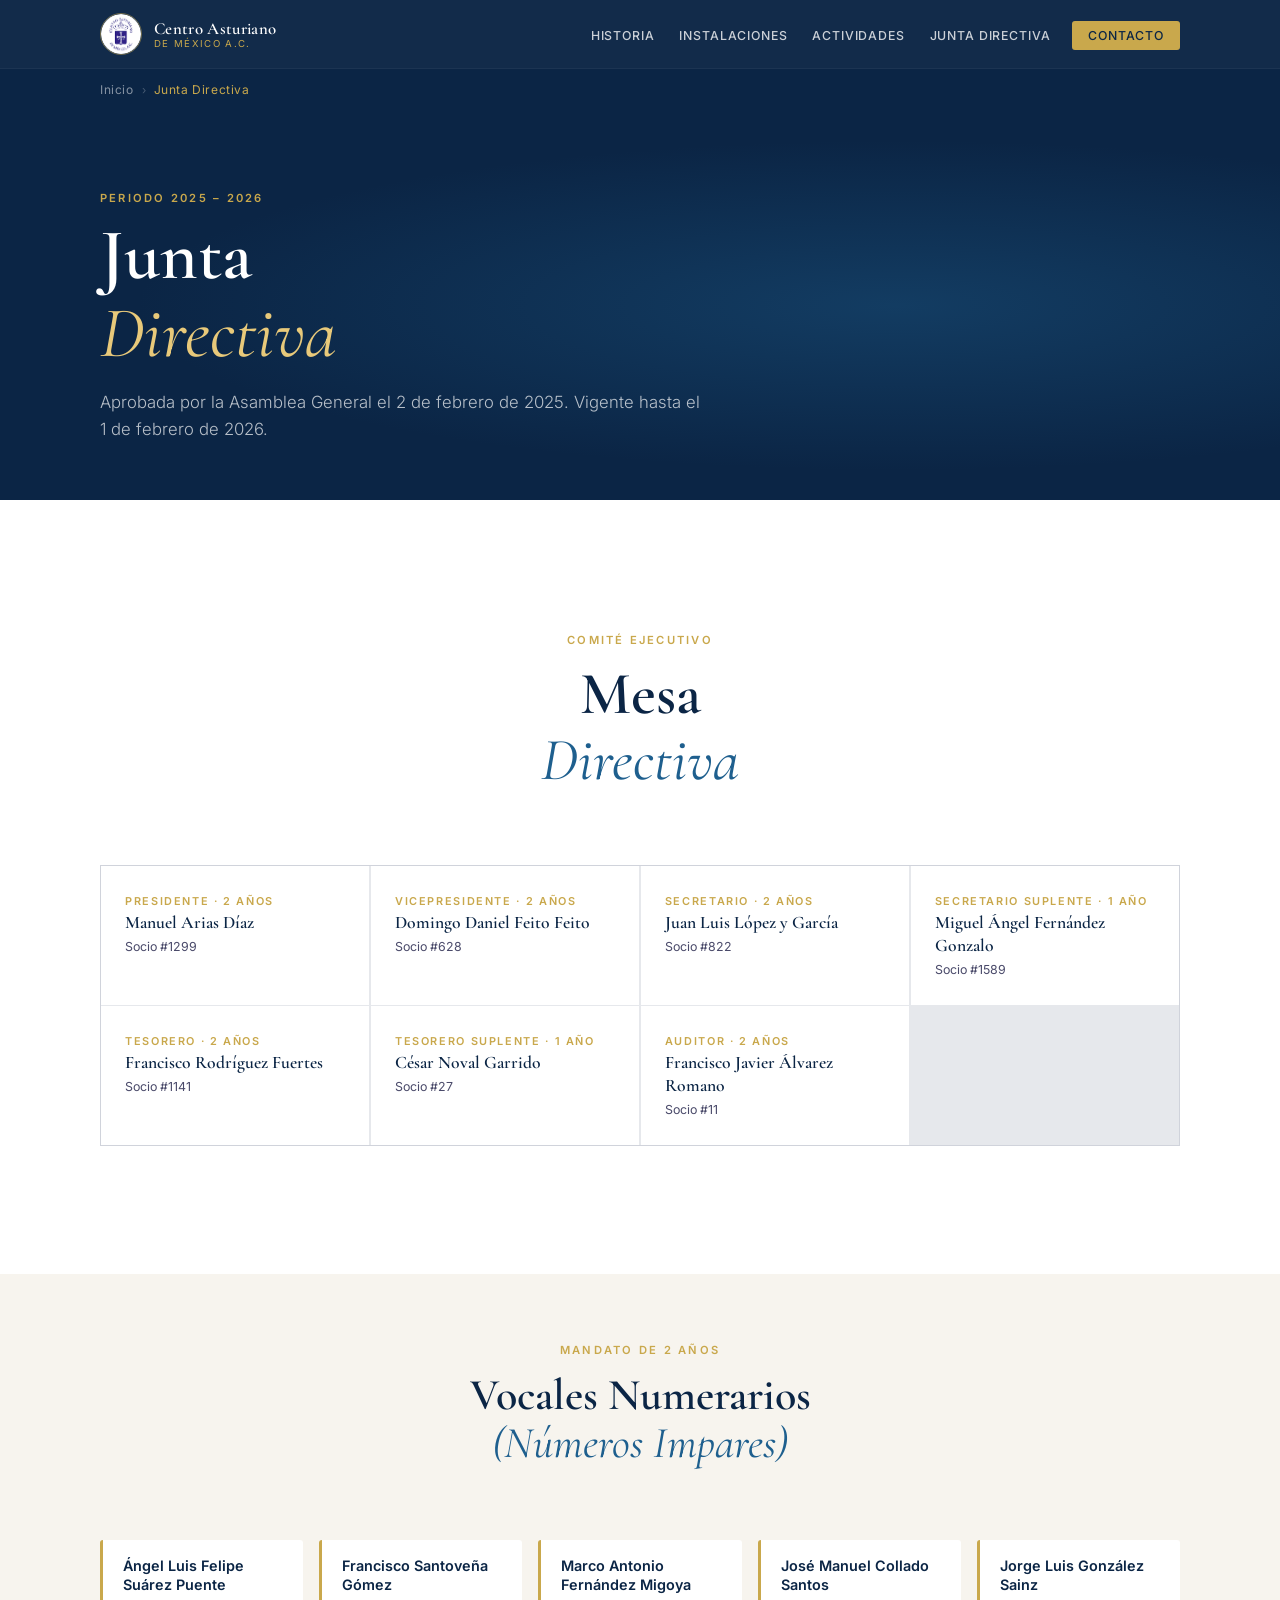
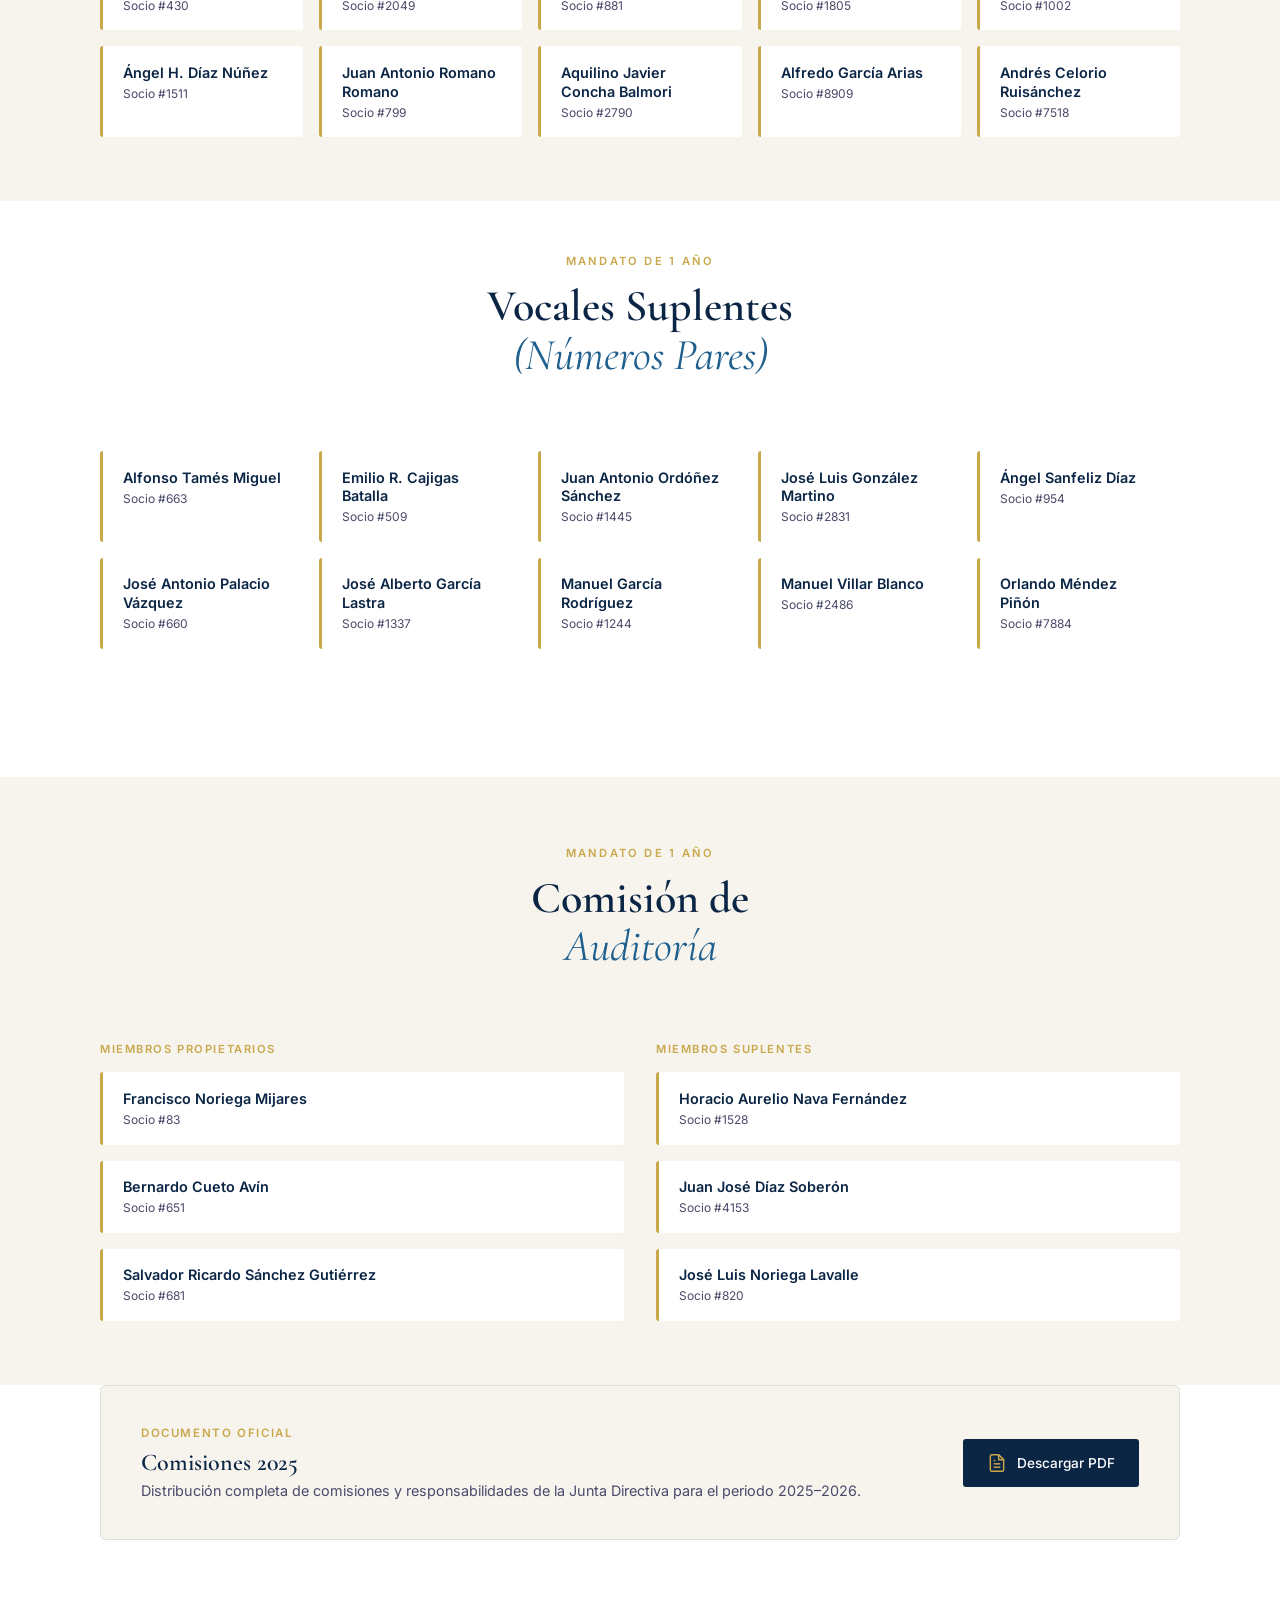
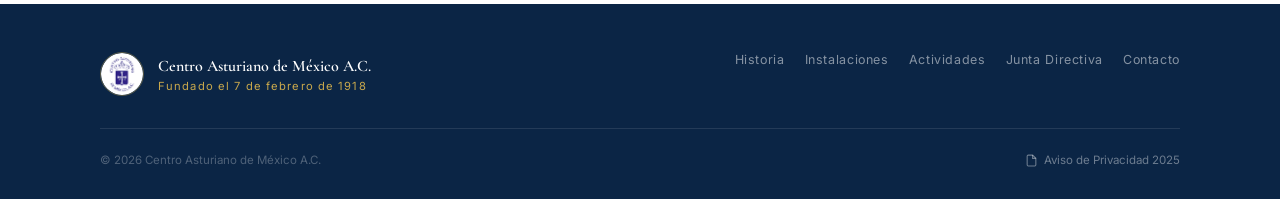
<file: junta-directiva.html>
<!DOCTYPE html>
<html lang="es">
<head>
  <meta charset="UTF-8" />
  <meta name="viewport" content="width=device-width, initial-scale=1.0" />
  <title>Junta Directiva 2025–2026 — Centro Asturiano de México A.C.</title>
  <link rel="preconnect" href="https://fonts.googleapis.com" />
  <link rel="preconnect" href="https://fonts.gstatic.com" crossorigin />
  <link href="https://fonts.googleapis.com/css2?family=Cormorant+Garamond:ital,wght@0,400;0,600;0,700;1,400;1,600&family=Inter:wght@300;400;500;600&display=swap" rel="stylesheet" />
  <link rel="stylesheet" href="css/styles.css" />
</head>
<body>

  <nav class="nav scrolled" id="nav">
    <div class="nav__inner">
      <a href="index.html" class="nav__logo">
        <img src="assets/logo.png" alt="Logo" class="nav__logo-badge" />
        <div class="nav__logo-words">
          <span class="nav__logo-text">Centro Asturiano</span>
          <span class="nav__logo-sub">de México A.C.</span>
        </div>
      </a>
      <button class="nav__toggle" id="navToggle" aria-label="Abrir menú"><span></span><span></span><span></span></button>
      <ul class="nav__links" id="navLinks">
        <li><a href="historia.html" class="nav__link">Historia</a></li>
        <li><a href="index.html#instalaciones" class="nav__link">Instalaciones</a></li>
        <li><a href="index.html#actividades" class="nav__link">Actividades</a></li>
        <li><a href="junta-directiva.html" class="nav__link">Junta Directiva</a></li>
        <li><a href="index.html#contacto" class="nav__link nav__link--cta">Contacto</a></li>
      </ul>
    </div>
  </nav>

  <div class="breadcrumb">
    <div class="container"><div class="breadcrumb__inner">
      <a href="index.html">Inicio</a>
      <span class="breadcrumb__sep">›</span>
      <span class="breadcrumb__current">Junta Directiva</span>
    </div></div>
  </div>

  <section class="page-hero">
    <div class="container page-hero__inner">
      <span class="page-hero__tag">Periodo 2025 – 2026</span>
      <h1 class="page-hero__title">Junta<br /><em>Directiva</em></h1>
      <p class="page-hero__subtitle">Aprobada por la Asamblea General el 2 de febrero de 2025. Vigente hasta el 1 de febrero de 2026.</p>
    </div>
  </section>

  <!-- COMITÉ EJECUTIVO -->
  <section class="section">
    <div class="container">
      <div class="section__header reveal">
        <span class="section__tag">Comité Ejecutivo</span>
        <h2 class="section__title">Mesa<br /><em>Directiva</em></h2>
      </div>
      <div class="junta__grid">
        <div class="junta__card reveal">
          <span class="junta__role">Presidente · 2 años</span>
          <strong class="junta__name">Manuel Arias Díaz</strong>
          <span class="junta__member">Socio #1299</span>
        </div>
        <div class="junta__card reveal">
          <span class="junta__role">Vicepresidente · 2 años</span>
          <strong class="junta__name">Domingo Daniel Feito Feito</strong>
          <span class="junta__member">Socio #628</span>
        </div>
        <div class="junta__card reveal">
          <span class="junta__role">Secretario · 2 años</span>
          <strong class="junta__name">Juan Luis López y García</strong>
          <span class="junta__member">Socio #822</span>
        </div>
        <div class="junta__card reveal">
          <span class="junta__role">Secretario Suplente · 1 año</span>
          <strong class="junta__name">Miguel Ángel Fernández Gonzalo</strong>
          <span class="junta__member">Socio #1589</span>
        </div>
        <div class="junta__card reveal">
          <span class="junta__role">Tesorero · 2 años</span>
          <strong class="junta__name">Francisco Rodríguez Fuertes</strong>
          <span class="junta__member">Socio #1141</span>
        </div>
        <div class="junta__card reveal">
          <span class="junta__role">Tesorero Suplente · 1 año</span>
          <strong class="junta__name">César Noval Garrido</strong>
          <span class="junta__member">Socio #27</span>
        </div>
        <div class="junta__card reveal">
          <span class="junta__role">Auditor · 2 años</span>
          <strong class="junta__name">Francisco Javier Álvarez Romano</strong>
          <span class="junta__member">Socio #11</span>
        </div>
      </div>
    </div>
  </section>

  <!-- VOCALES NUMERARIOS (2 AÑOS) -->
  <section class="vocales-section">
    <div class="container">
      <div class="section__header reveal">
        <span class="section__tag">Mandato de 2 años</span>
        <h2 class="section__title" style="font-size:clamp(1.75rem,4vw,2.75rem);">Vocales Numerarios<br /><em>(Números Impares)</em></h2>
      </div>
      <div class="vocales-grid">
        <div class="vocal-item reveal"><p class="vocal-item__name">Ángel Luis Felipe Suárez Puente</p><p class="vocal-item__member">Socio #430</p></div>
        <div class="vocal-item reveal"><p class="vocal-item__name">Francisco Santoveña Gómez</p><p class="vocal-item__member">Socio #2049</p></div>
        <div class="vocal-item reveal"><p class="vocal-item__name">Marco Antonio Fernández Migoya</p><p class="vocal-item__member">Socio #881</p></div>
        <div class="vocal-item reveal"><p class="vocal-item__name">José Manuel Collado Santos</p><p class="vocal-item__member">Socio #1805</p></div>
        <div class="vocal-item reveal"><p class="vocal-item__name">Jorge Luis González Sainz</p><p class="vocal-item__member">Socio #1002</p></div>
        <div class="vocal-item reveal"><p class="vocal-item__name">Ángel H. Díaz Núñez</p><p class="vocal-item__member">Socio #1511</p></div>
        <div class="vocal-item reveal"><p class="vocal-item__name">Juan Antonio Romano Romano</p><p class="vocal-item__member">Socio #799</p></div>
        <div class="vocal-item reveal"><p class="vocal-item__name">Aquilino Javier Concha Balmori</p><p class="vocal-item__member">Socio #2790</p></div>
        <div class="vocal-item reveal"><p class="vocal-item__name">Alfredo García Arias</p><p class="vocal-item__member">Socio #8909</p></div>
        <div class="vocal-item reveal"><p class="vocal-item__name">Andrés Celorio Ruisánchez</p><p class="vocal-item__member">Socio #7518</p></div>
      </div>
    </div>
  </section>

  <!-- VOCALES SUPLENTES (1 AÑO) -->
  <section class="section" style="padding-top:0;">
    <div class="container">
      <div class="section__header reveal" style="margin-top:3rem;">
        <span class="section__tag">Mandato de 1 año</span>
        <h2 class="section__title" style="font-size:clamp(1.75rem,4vw,2.75rem);">Vocales Suplentes<br /><em>(Números Pares)</em></h2>
      </div>
      <div class="vocales-grid">
        <div class="vocal-item reveal"><p class="vocal-item__name">Alfonso Tamés Miguel</p><p class="vocal-item__member">Socio #663</p></div>
        <div class="vocal-item reveal"><p class="vocal-item__name">Emilio R. Cajigas Batalla</p><p class="vocal-item__member">Socio #509</p></div>
        <div class="vocal-item reveal"><p class="vocal-item__name">Juan Antonio Ordóñez Sánchez</p><p class="vocal-item__member">Socio #1445</p></div>
        <div class="vocal-item reveal"><p class="vocal-item__name">José Luis González Martino</p><p class="vocal-item__member">Socio #2831</p></div>
        <div class="vocal-item reveal"><p class="vocal-item__name">Ángel Sanfeliz Díaz</p><p class="vocal-item__member">Socio #954</p></div>
        <div class="vocal-item reveal"><p class="vocal-item__name">José Antonio Palacio Vázquez</p><p class="vocal-item__member">Socio #660</p></div>
        <div class="vocal-item reveal"><p class="vocal-item__name">José Alberto García Lastra</p><p class="vocal-item__member">Socio #1337</p></div>
        <div class="vocal-item reveal"><p class="vocal-item__name">Manuel García Rodríguez</p><p class="vocal-item__member">Socio #1244</p></div>
        <div class="vocal-item reveal"><p class="vocal-item__name">Manuel Villar Blanco</p><p class="vocal-item__member">Socio #2486</p></div>
        <div class="vocal-item reveal"><p class="vocal-item__name">Orlando Méndez Piñón</p><p class="vocal-item__member">Socio #7884</p></div>
      </div>
    </div>
  </section>

  <!-- COMISIÓN DE AUDITORÍA -->
  <section class="vocales-section">
    <div class="container">
      <div class="section__header reveal">
        <span class="section__tag">Mandato de 1 año</span>
        <h2 class="section__title" style="font-size:clamp(1.75rem,4vw,2.75rem);">Comisión de<br /><em>Auditoría</em></h2>
      </div>
      <div style="display:grid;grid-template-columns:1fr 1fr;gap:2rem;" class="reveal">
        <div>
          <p style="font-size:0.7rem;font-weight:600;letter-spacing:0.14em;text-transform:uppercase;color:var(--gold);margin-bottom:1rem;">Miembros Propietarios</p>
          <div class="vocales-grid" style="grid-template-columns:1fr;">
            <div class="vocal-item"><p class="vocal-item__name">Francisco Noriega Mijares</p><p class="vocal-item__member">Socio #83</p></div>
            <div class="vocal-item"><p class="vocal-item__name">Bernardo Cueto Avín</p><p class="vocal-item__member">Socio #651</p></div>
            <div class="vocal-item"><p class="vocal-item__name">Salvador Ricardo Sánchez Gutiérrez</p><p class="vocal-item__member">Socio #681</p></div>
          </div>
        </div>
        <div>
          <p style="font-size:0.7rem;font-weight:600;letter-spacing:0.14em;text-transform:uppercase;color:var(--gold);margin-bottom:1rem;">Miembros Suplentes</p>
          <div class="vocales-grid" style="grid-template-columns:1fr;">
            <div class="vocal-item"><p class="vocal-item__name">Horacio Aurelio Nava Fernández</p><p class="vocal-item__member">Socio #1528</p></div>
            <div class="vocal-item"><p class="vocal-item__name">Juan José Díaz Soberón</p><p class="vocal-item__member">Socio #4153</p></div>
            <div class="vocal-item"><p class="vocal-item__name">José Luis Noriega Lavalle</p><p class="vocal-item__member">Socio #820</p></div>
          </div>
        </div>
      </div>
    </div>
  </section>

  <!-- COMISIONES PDF -->
  <section class="section" style="padding-top:0;padding-bottom:4rem;">
    <div class="container">
      <div style="background:var(--cream);border:1px solid var(--border);border-radius:6px;padding:2.5rem;display:flex;align-items:center;justify-content:space-between;flex-wrap:wrap;gap:1.5rem;" class="reveal">
        <div>
          <p style="font-size:0.72rem;font-weight:600;letter-spacing:0.14em;text-transform:uppercase;color:var(--gold);margin-bottom:0.5rem;">Documento oficial</p>
          <h3 style="font-family:var(--font-serif);font-size:1.5rem;color:var(--navy);font-weight:600;">Comisiones 2025</h3>
          <p style="font-size:0.9rem;color:var(--ink-light);margin-top:0.35rem;">Distribución completa de comisiones y responsabilidades de la Junta Directiva para el periodo 2025–2026.</p>
        </div>
        <a href="https://www.centroasturianodemexico.com/wp-content/uploads/2025/02/comisiones2025.pdf" target="_blank" rel="noopener" class="pdf-link">
          <svg viewBox="0 0 24 24" fill="none" stroke="currentColor" stroke-width="1.75"><path d="M14 2H6a2 2 0 00-2 2v16a2 2 0 002 2h12a2 2 0 002-2V8z"/><polyline points="14,2 14,8 20,8"/><line x1="16" y1="13" x2="8" y2="13"/><line x1="16" y1="17" x2="8" y2="17"/><polyline points="10,9 9,9 8,9"/></svg>
          Descargar PDF
        </a>
      </div>
    </div>
  </section>

  <footer class="footer">
    <div class="container">
      <div class="footer__inner">
        <div class="footer__brand">
          <img src="assets/logo.png" alt="Logo" class="footer__badge" />
          <div class="footer__brand-words">
            <p class="footer__name">Centro Asturiano de México A.C.</p>
            <p class="footer__tagline">Fundado el 7 de febrero de 1918</p>
          </div>
        </div>
        <nav class="footer__nav">
          <a href="historia.html">Historia</a>
          <a href="index.html#instalaciones">Instalaciones</a>
          <a href="index.html#actividades">Actividades</a>
          <a href="junta-directiva.html">Junta Directiva</a>
          <a href="index.html#contacto">Contacto</a>
        </nav>
      </div>
      <div class="footer__bottom">
        <p class="footer__copy">© 2026 Centro Asturiano de México A.C.</p>
        <a href="https://www.centroasturianodemexico.com/wp-content/uploads/2025/07/avisodeprivacidad2025.pdf" target="_blank" rel="noopener" class="footer__legal">
          <svg viewBox="0 0 24 24" fill="none" stroke="currentColor" stroke-width="2"><path d="M14 2H6a2 2 0 00-2 2v16a2 2 0 002 2h12a2 2 0 002-2V8z"/><polyline points="14,2 14,8 20,8"/></svg>
          Aviso de Privacidad 2025
        </a>
      </div>
    </div>
  </footer>

  <script src="js/main.js"></script>
</body>
</html>
</file>
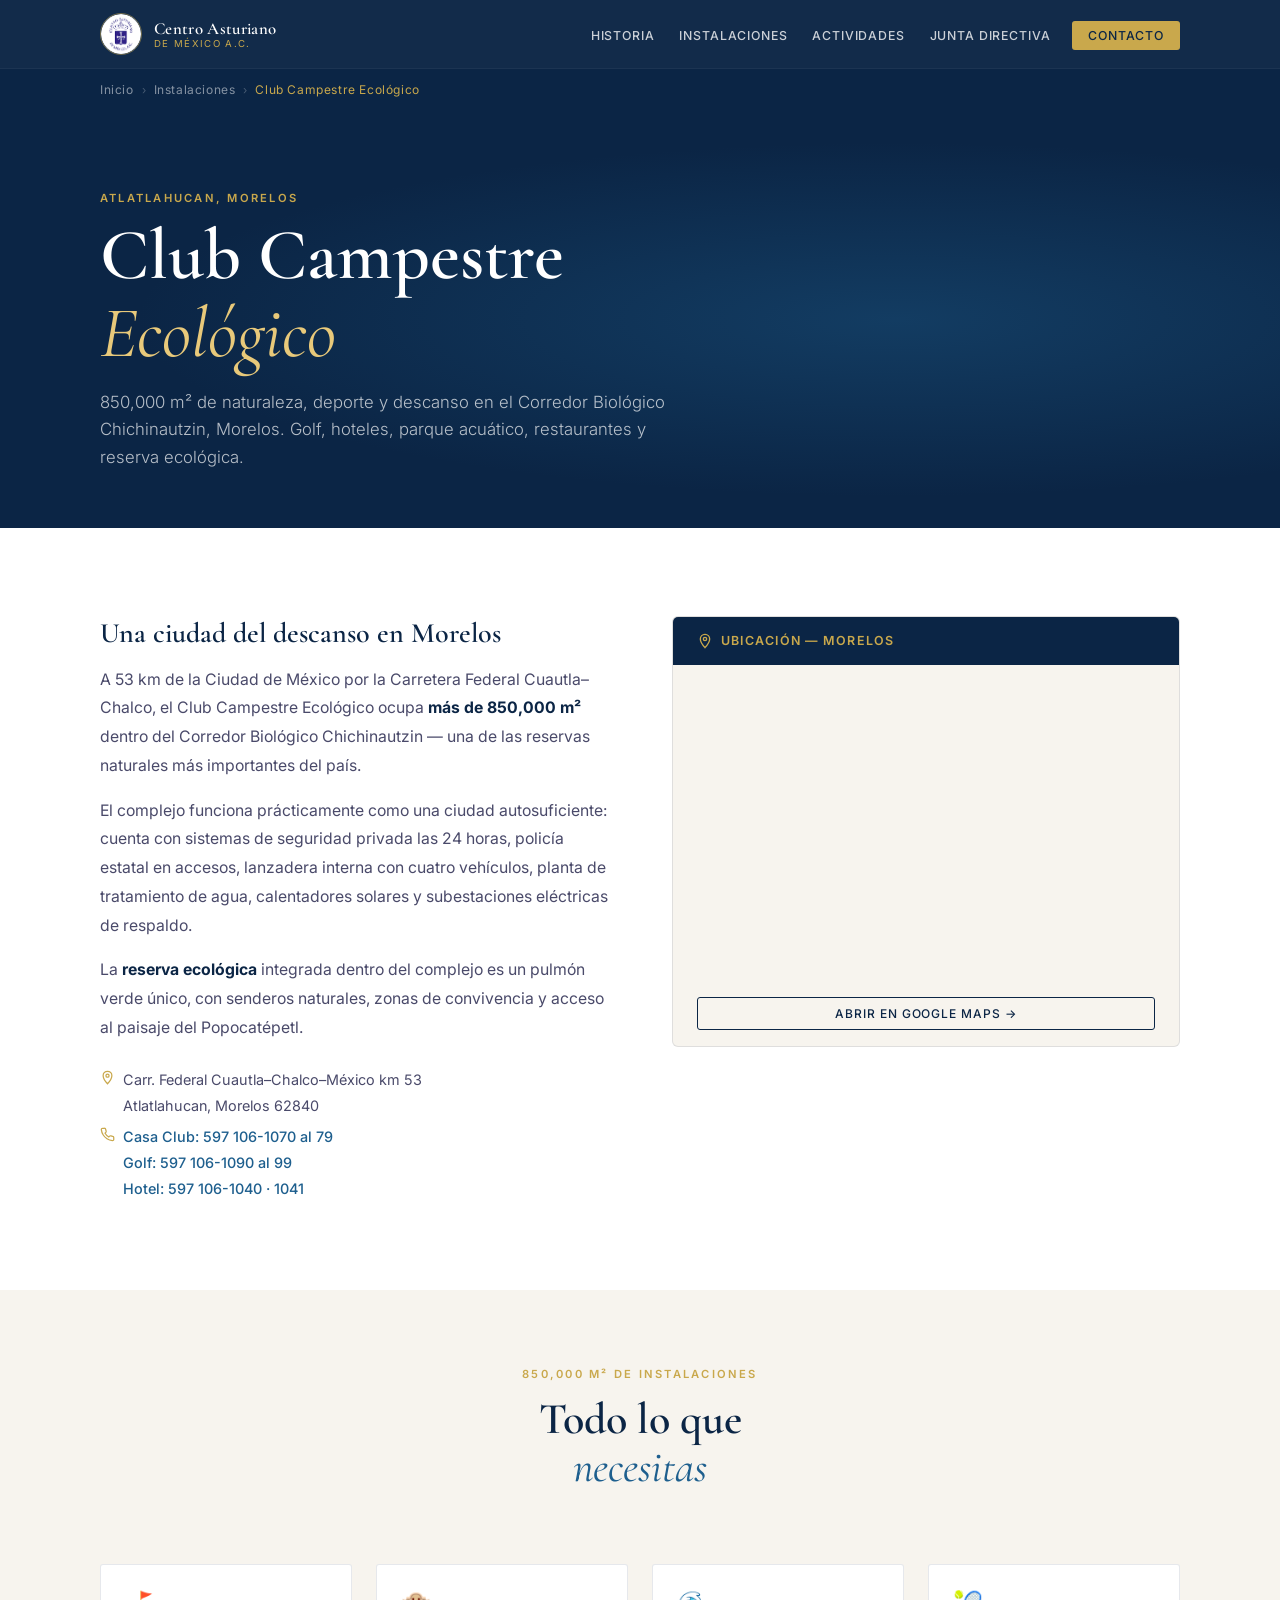
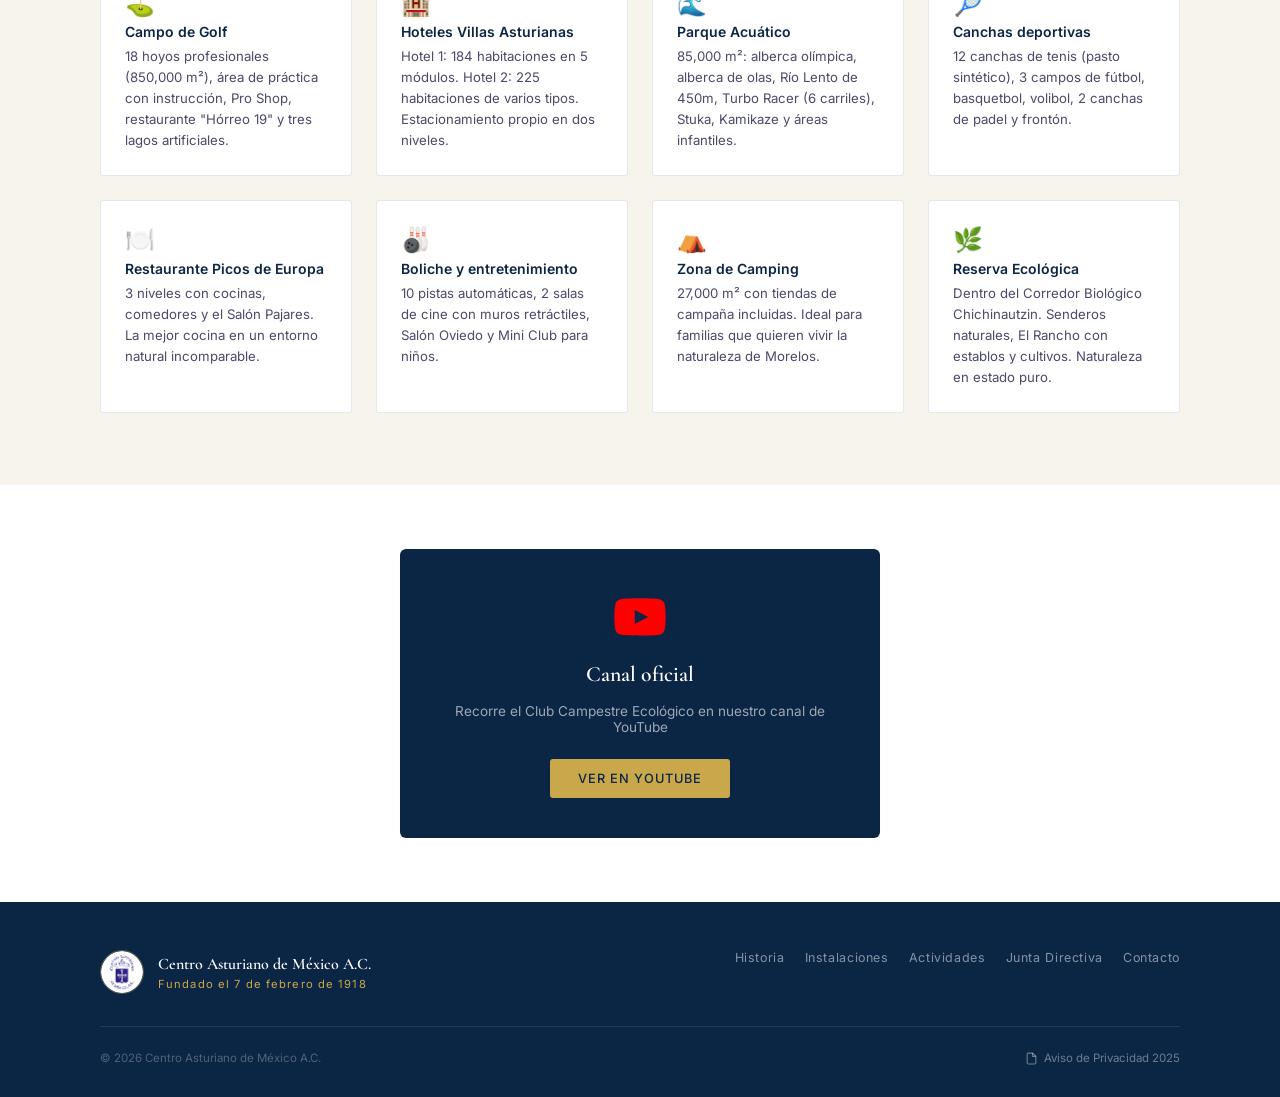
<file: instalaciones/club-campestre.html>
<!DOCTYPE html>
<html lang="es">
<head>
  <meta charset="UTF-8" />
  <meta name="viewport" content="width=device-width, initial-scale=1.0" />
  <title>Club Campestre Ecológico — Centro Asturiano de México A.C.</title>
  <link rel="preconnect" href="https://fonts.googleapis.com" />
  <link rel="preconnect" href="https://fonts.gstatic.com" crossorigin />
  <link href="https://fonts.googleapis.com/css2?family=Cormorant+Garamond:ital,wght@0,400;0,600;0,700;1,400;1,600&family=Inter:wght@300;400;500;600&display=swap" rel="stylesheet" />
  <link rel="stylesheet" href="../css/styles.css" />
</head>
<body>

  <nav class="nav scrolled" id="nav">
    <div class="nav__inner">
      <a href="../index.html" class="nav__logo">
        <img src="../assets/logo.png" alt="Logo" class="nav__logo-badge" />
        <div class="nav__logo-words">
          <span class="nav__logo-text">Centro Asturiano</span>
          <span class="nav__logo-sub">de México A.C.</span>
        </div>
      </a>
      <button class="nav__toggle" id="navToggle" aria-label="Abrir menú"><span></span><span></span><span></span></button>
      <ul class="nav__links" id="navLinks">
        <li><a href="../historia.html" class="nav__link">Historia</a></li>
        <li><a href="../index.html#instalaciones" class="nav__link">Instalaciones</a></li>
        <li><a href="../index.html#actividades" class="nav__link">Actividades</a></li>
        <li><a href="../junta-directiva.html" class="nav__link">Junta Directiva</a></li>
        <li><a href="../index.html#contacto" class="nav__link nav__link--cta">Contacto</a></li>
      </ul>
    </div>
  </nav>

  <div class="breadcrumb">
    <div class="container"><div class="breadcrumb__inner">
      <a href="../index.html">Inicio</a>
      <span class="breadcrumb__sep">›</span>
      <a href="../index.html#instalaciones">Instalaciones</a>
      <span class="breadcrumb__sep">›</span>
      <span class="breadcrumb__current">Club Campestre Ecológico</span>
    </div></div>
  </div>

  <section class="page-hero facility-hero">
    <div class="container page-hero__inner">
      <span class="page-hero__tag">Atlatlahucan, Morelos</span>
      <h1 class="page-hero__title">Club Campestre<br /><em>Ecológico</em></h1>
      <p class="page-hero__subtitle">850,000 m² de naturaleza, deporte y descanso en el Corredor Biológico Chichinautzin, Morelos. Golf, hoteles, parque acuático, restaurantes y reserva ecológica.</p>
    </div>
  </section>

  <!-- DESCRIPTION + MAP -->
  <section class="facility-content">
    <div class="container">
      <div class="facility-layout">
        <div class="facility-text reveal">
          <h2>Una ciudad del descanso en Morelos</h2>
          <p>A 53 km de la Ciudad de México por la Carretera Federal Cuautla–Chalco, el Club Campestre Ecológico ocupa <strong>más de 850,000 m²</strong> dentro del Corredor Biológico Chichinautzin — una de las reservas naturales más importantes del país.</p>
          <p>El complejo funciona prácticamente como una ciudad autosuficiente: cuenta con sistemas de seguridad privada las 24 horas, policía estatal en accesos, lanzadera interna con cuatro vehículos, planta de tratamiento de agua, calentadores solares y subestaciones eléctricas de respaldo.</p>
          <p>La <strong>reserva ecológica</strong> integrada dentro del complejo es un pulmón verde único, con senderos naturales, zonas de convivencia y acceso al paisaje del Popocatépetl.</p>
          <div style="margin-top:1.5rem;">
            <address style="font-size:0.9rem;color:var(--ink-light);line-height:1.8;display:flex;flex-direction:column;gap:0.35rem;">
              <span style="display:flex;gap:0.5rem;align-items:flex-start;">
                <svg width="15" height="15" viewBox="0 0 24 24" fill="none" stroke="var(--gold)" stroke-width="2" style="margin-top:3px;flex-shrink:0;"><path d="M12 2C8.13 2 5 5.13 5 9c0 5.25 7 13 7 13s7-7.75 7-13c0-3.87-3.13-7-7-7zm0 9.5a2.5 2.5 0 010-5 2.5 2.5 0 010 5z"/></svg>
                Carr. Federal Cuautla–Chalco–México km 53<br />Atlatlahucan, Morelos 62840
              </span>
              <span style="display:flex;gap:0.5rem;align-items:flex-start;">
                <svg width="15" height="15" viewBox="0 0 24 24" fill="none" stroke="var(--gold)" stroke-width="2" style="flex-shrink:0;margin-top:3px;"><path d="M22 16.92v3a2 2 0 01-2.18 2 19.79 19.79 0 01-8.63-3.07 19.5 19.5 0 01-6-6A19.79 19.79 0 012.12 4.18 2 2 0 014.11 2h3a2 2 0 012 1.72c.127.96.361 1.903.7 2.81a2 2 0 01-.45 2.11L8.09 9.91a16 16 0 006 6l1.27-1.27a2 2 0 012.11-.45c.907.339 1.85.573 2.81.7A2 2 0 0122 16.92z"/></svg>
                <div>
                  <a href="tel:5971061070" style="color:var(--navy-mid);font-weight:500;display:block;">Casa Club: 597 106-1070 al 79</a>
                  <a href="tel:5971061090" style="color:var(--navy-mid);font-weight:500;display:block;">Golf: 597 106-1090 al 99</a>
                  <a href="tel:5971061040" style="color:var(--navy-mid);font-weight:500;display:block;">Hotel: 597 106-1040 · 1041</a>
                </div>
              </span>
            </address>
          </div>
        </div>
        <div class="reveal">
          <div class="widget-card">
            <div class="widget-card__header">
              <p class="widget-card__title">
                <svg viewBox="0 0 24 24" fill="none" stroke="currentColor" stroke-width="2"><path d="M12 2C8.13 2 5 5.13 5 9c0 5.25 7 13 7 13s7-7.75 7-13c0-3.87-3.13-7-7-7zm0 9.5a2.5 2.5 0 010-5 2.5 2.5 0 010 5z"/></svg>
                Ubicación — Morelos
              </p>
            </div>
            <div class="widget-card__body">
              <iframe title="Club Campestre en Google Maps"
                src="https://maps.google.com/maps?q=18.9750961,-98.8654535&z=14&output=embed"
                class="map-frame" style="height:320px;" loading="lazy" allowfullscreen></iframe>
            </div>
            <div class="widget-card__body--padded" style="padding-top:0.75rem;padding-bottom:1rem;">
              <a href="https://www.google.com/maps/place/Asturian+Center+of+Mexico+Club+Campestre+Ecological/@18.9732027,-98.8674655,3a,75y,90t/data=!3m8!1e2!3m6!1sCIHM0ogKEICAgIC82sC4Bg!2e10!3e12!6shttps:%2F%2Flh3.googleusercontent.com%2Fgps-cs-s%2FAPNQkAFM9ldUy96pmGAcnWj4COhK7hDF3eqTozbZJR9Q2gb9mZEbs4j7mHzwhy-YoiS0pxGWaj8vWbcKAuaZu40HSuGY7Ern8tcL90MFarS6dfsMgQzaaN3Lq_ILIw--ibNbOGJOgRib%3Dw114-h86-k-no!7i4128!8i3096!4m7!3m6!1s0x85ce6acd10c2b22b:0xa7cabec1f526832f!8m2!3d18.9750961!4d-98.8654535!10e5!16s%2Fg%2F1tcx_4xy" target="_blank" rel="noopener" class="btn btn--outline-navy" style="font-size:0.75rem;padding:0.5rem 1rem;width:100%;justify-content:center;">
                Abrir en Google Maps →
              </a>
            </div>
          </div>
        </div>
      </div>
    </div>
  </section>

  <!-- FEATURES -->
  <section class="facility-features">
    <div class="container">
      <div class="section__header reveal">
        <span class="section__tag">850,000 m² de instalaciones</span>
        <h2 class="section__title" style="font-size:clamp(1.75rem,4vw,2.75rem);">Todo lo que<br /><em>necesitas</em></h2>
      </div>
      <div class="features-grid">
        <div class="feature-item reveal">
          <span class="feature-item__icon">⛳</span>
          <p class="feature-item__title">Campo de Golf</p>
          <p class="feature-item__text">18 hoyos profesionales (850,000 m²), área de práctica con instrucción, Pro Shop, restaurante "Hórreo 19" y tres lagos artificiales.</p>
        </div>
        <div class="feature-item reveal">
          <span class="feature-item__icon">🏨</span>
          <p class="feature-item__title">Hoteles Villas Asturianas</p>
          <p class="feature-item__text">Hotel 1: 184 habitaciones en 5 módulos. Hotel 2: 225 habitaciones de varios tipos. Estacionamiento propio en dos niveles.</p>
        </div>
        <div class="feature-item reveal">
          <span class="feature-item__icon">🌊</span>
          <p class="feature-item__title">Parque Acuático</p>
          <p class="feature-item__text">85,000 m²: alberca olímpica, alberca de olas, Río Lento de 450m, Turbo Racer (6 carriles), Stuka, Kamikaze y áreas infantiles.</p>
        </div>
        <div class="feature-item reveal">
          <span class="feature-item__icon">🎾</span>
          <p class="feature-item__title">Canchas deportivas</p>
          <p class="feature-item__text">12 canchas de tenis (pasto sintético), 3 campos de fútbol, basquetbol, volibol, 2 canchas de padel y frontón.</p>
        </div>
        <div class="feature-item reveal">
          <span class="feature-item__icon">🍽️</span>
          <p class="feature-item__title">Restaurante Picos de Europa</p>
          <p class="feature-item__text">3 niveles con cocinas, comedores y el Salón Pajares. La mejor cocina en un entorno natural incomparable.</p>
        </div>
        <div class="feature-item reveal">
          <span class="feature-item__icon">🎳</span>
          <p class="feature-item__title">Boliche y entretenimiento</p>
          <p class="feature-item__text">10 pistas automáticas, 2 salas de cine con muros retráctiles, Salón Oviedo y Mini Club para niños.</p>
        </div>
        <div class="feature-item reveal">
          <span class="feature-item__icon">⛺</span>
          <p class="feature-item__title">Zona de Camping</p>
          <p class="feature-item__text">27,000 m² con tiendas de campaña incluidas. Ideal para familias que quieren vivir la naturaleza de Morelos.</p>
        </div>
        <div class="feature-item reveal">
          <span class="feature-item__icon">🌿</span>
          <p class="feature-item__title">Reserva Ecológica</p>
          <p class="feature-item__text">Dentro del Corredor Biológico Chichinautzin. Senderos naturales, El Rancho con establos y cultivos. Naturaleza en estado puro.</p>
        </div>
      </div>
    </div>
  </section>

  <!-- YOUTUBE -->
  <section class="media-section">
    <div class="container reveal" style="max-width:560px;margin:0 auto;">
      <div class="yt-channel-card">
        <svg class="yt-channel-card__icon" viewBox="0 0 24 24" fill="currentColor"><path d="M22.54 6.42a2.78 2.78 0 00-1.95-1.96C18.88 4 12 4 12 4s-6.88 0-8.59.46a2.78 2.78 0 00-1.95 1.96A29 29 0 001 12a29 29 0 00.46 5.58 2.78 2.78 0 001.95 1.95C5.12 20 12 20 12 20s6.88 0 8.59-.47a2.78 2.78 0 001.95-1.95A29 29 0 0023 12a29 29 0 00-.46-5.58zM9.75 15.02V8.98L15.5 12l-5.75 3.02z"/></svg>
        <p class="yt-channel-card__name">Canal oficial</p>
        <p class="yt-channel-card__sub">Recorre el Club Campestre Ecológico en nuestro canal de YouTube</p>
        <a href="https://www.youtube.com/@centroasturianodemexicoa.c9127" target="_blank" rel="noopener" class="btn btn--gold" style="margin-top:0.5rem;">Ver en YouTube</a>
      </div>
    </div>
  </section>

  <footer class="footer">
    <div class="container">
      <div class="footer__inner">
        <div class="footer__brand">
          <img src="../assets/logo.png" alt="Logo" class="footer__badge" />
          <div class="footer__brand-words">
            <p class="footer__name">Centro Asturiano de México A.C.</p>
            <p class="footer__tagline">Fundado el 7 de febrero de 1918</p>
          </div>
        </div>
        <nav class="footer__nav">
          <a href="../historia.html">Historia</a>
          <a href="../index.html#instalaciones">Instalaciones</a>
          <a href="../index.html#actividades">Actividades</a>
          <a href="../junta-directiva.html">Junta Directiva</a>
          <a href="../index.html#contacto">Contacto</a>
        </nav>
      </div>
      <div class="footer__bottom">
        <p class="footer__copy">© 2026 Centro Asturiano de México A.C.</p>
        <a href="https://www.centroasturianodemexico.com/wp-content/uploads/2025/07/avisodeprivacidad2025.pdf" target="_blank" rel="noopener" class="footer__legal">
          <svg viewBox="0 0 24 24" fill="none" stroke="currentColor" stroke-width="2"><path d="M14 2H6a2 2 0 00-2 2v16a2 2 0 002 2h12a2 2 0 002-2V8z"/><polyline points="14,2 14,8 20,8"/></svg>
          Aviso de Privacidad 2025
        </a>
      </div>
    </div>
  </footer>
  <script src="../js/main.js"></script>
</body>
</html>
</file>
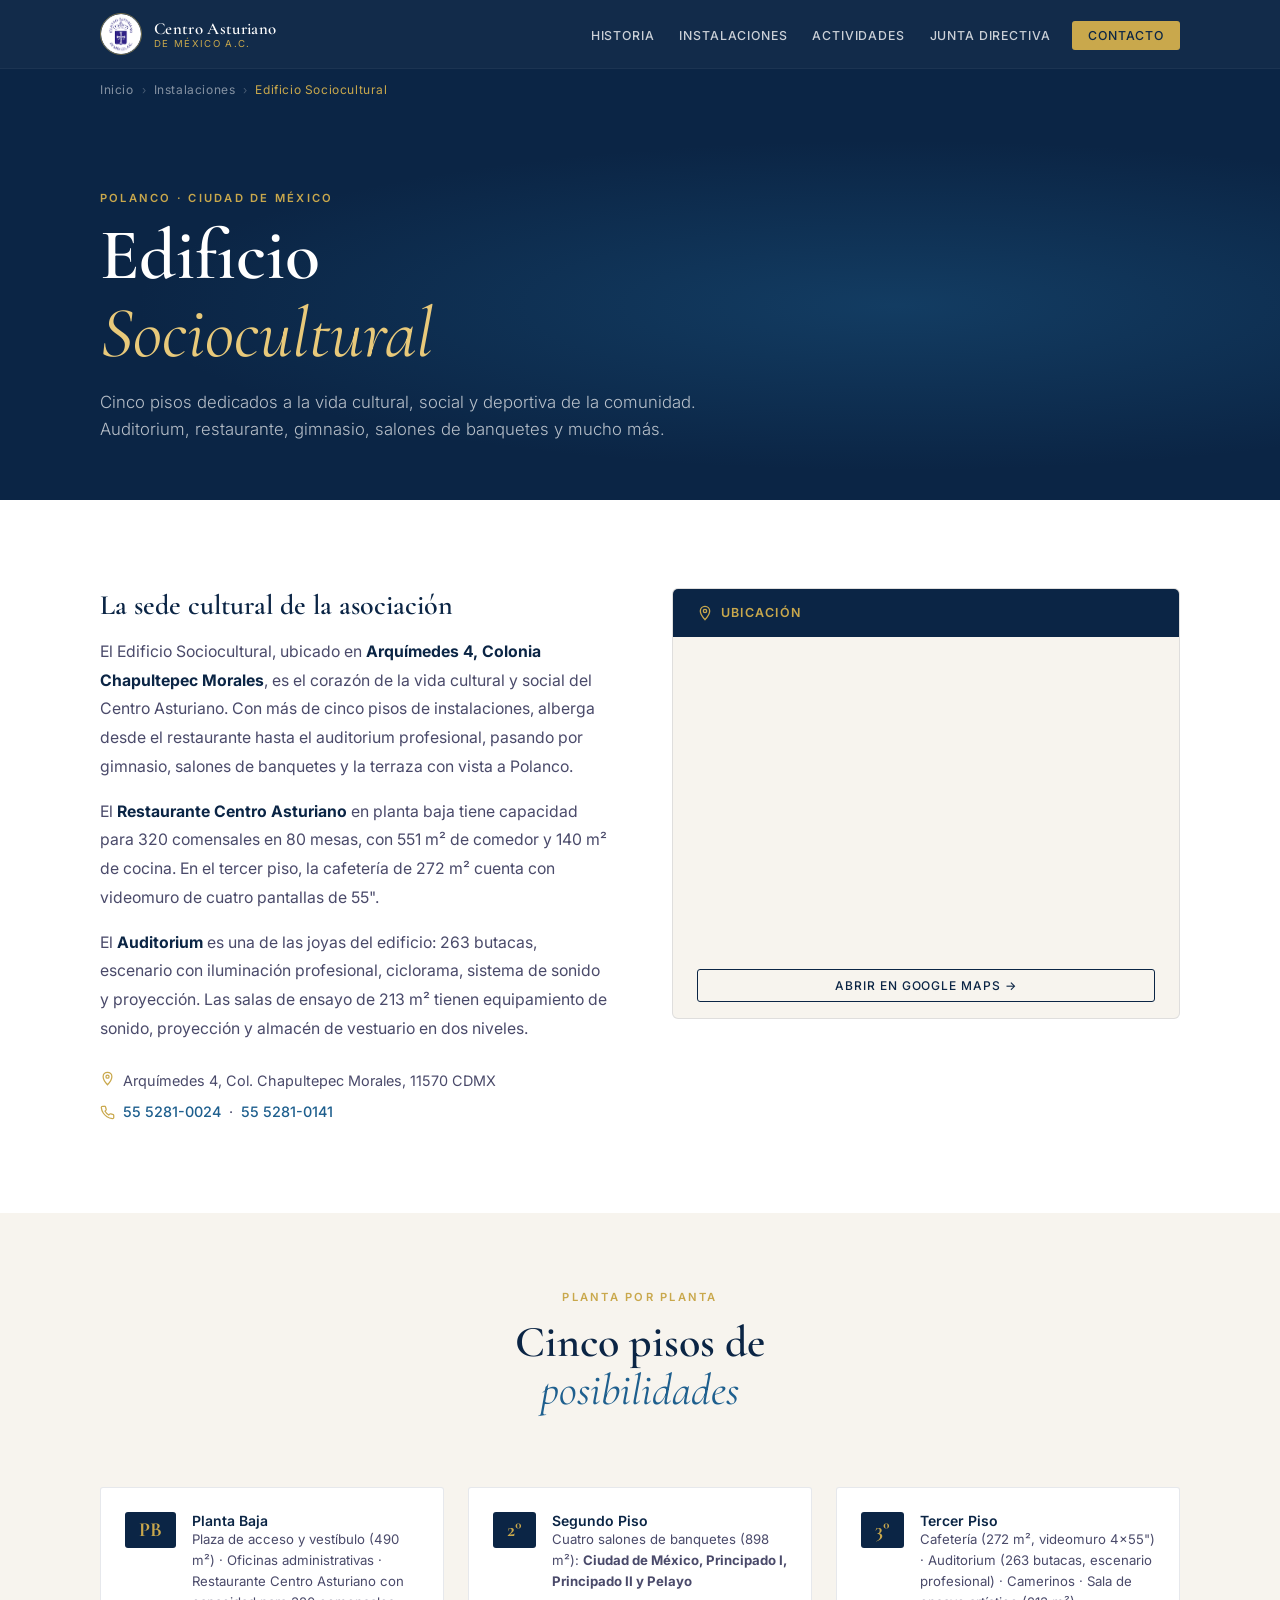
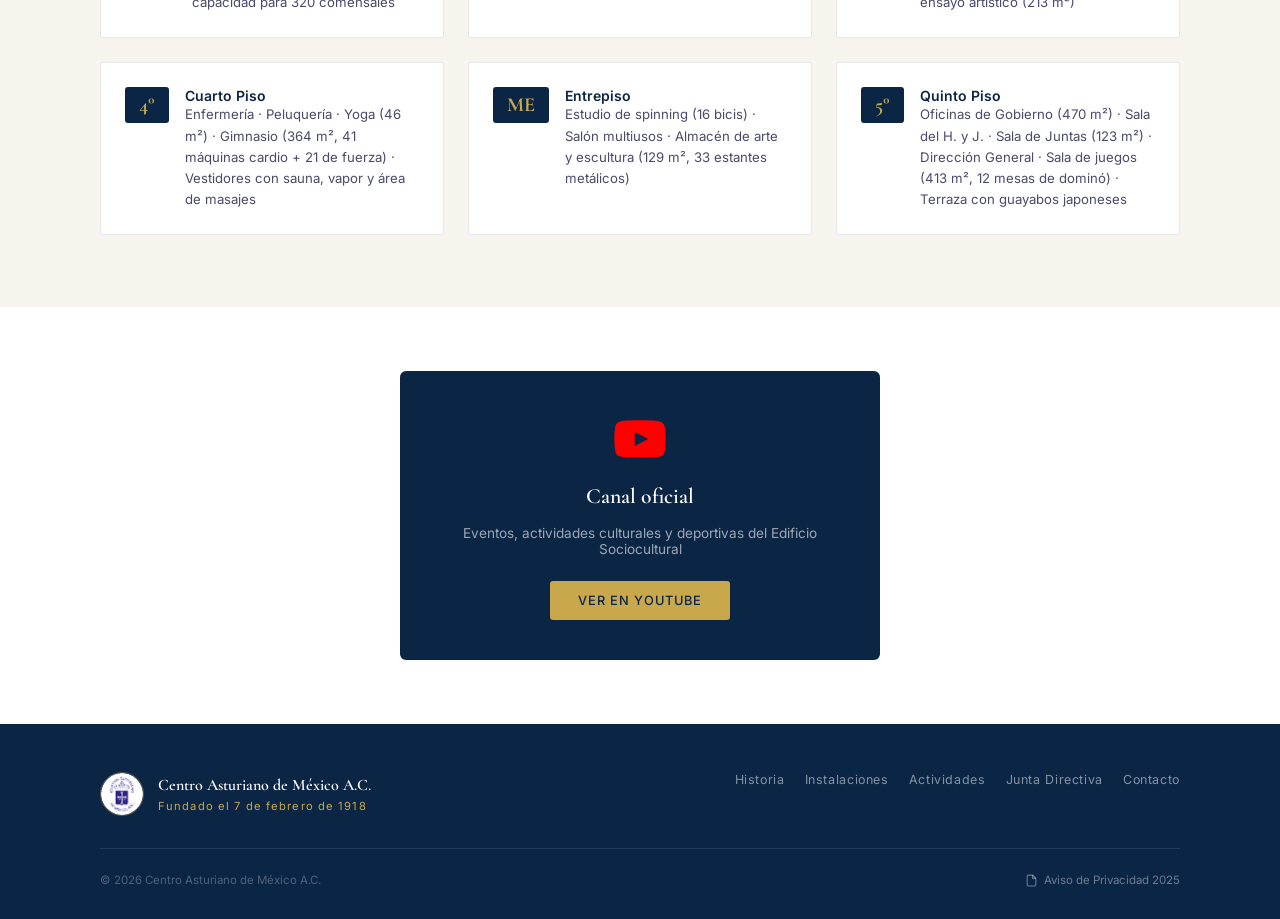
<file: instalaciones/edificio-sociocultural.html>
<!DOCTYPE html>
<html lang="es">
<head>
  <meta charset="UTF-8" />
  <meta name="viewport" content="width=device-width, initial-scale=1.0" />
  <title>Edificio Sociocultural — Centro Asturiano de México A.C.</title>
  <link rel="preconnect" href="https://fonts.googleapis.com" />
  <link rel="preconnect" href="https://fonts.gstatic.com" crossorigin />
  <link href="https://fonts.googleapis.com/css2?family=Cormorant+Garamond:ital,wght@0,400;0,600;0,700;1,400;1,600&family=Inter:wght@300;400;500;600&display=swap" rel="stylesheet" />
  <link rel="stylesheet" href="../css/styles.css" />
</head>
<body>

  <nav class="nav scrolled" id="nav">
    <div class="nav__inner">
      <a href="../index.html" class="nav__logo">
        <img src="../assets/logo.png" alt="Logo" class="nav__logo-badge" />
        <div class="nav__logo-words">
          <span class="nav__logo-text">Centro Asturiano</span>
          <span class="nav__logo-sub">de México A.C.</span>
        </div>
      </a>
      <button class="nav__toggle" id="navToggle" aria-label="Abrir menú"><span></span><span></span><span></span></button>
      <ul class="nav__links" id="navLinks">
        <li><a href="../historia.html" class="nav__link">Historia</a></li>
        <li><a href="../index.html#instalaciones" class="nav__link">Instalaciones</a></li>
        <li><a href="../index.html#actividades" class="nav__link">Actividades</a></li>
        <li><a href="../junta-directiva.html" class="nav__link">Junta Directiva</a></li>
        <li><a href="../index.html#contacto" class="nav__link nav__link--cta">Contacto</a></li>
      </ul>
    </div>
  </nav>

  <div class="breadcrumb">
    <div class="container"><div class="breadcrumb__inner">
      <a href="../index.html">Inicio</a>
      <span class="breadcrumb__sep">›</span>
      <a href="../index.html#instalaciones">Instalaciones</a>
      <span class="breadcrumb__sep">›</span>
      <span class="breadcrumb__current">Edificio Sociocultural</span>
    </div></div>
  </div>

  <section class="page-hero facility-hero">
    <div class="container page-hero__inner">
      <span class="page-hero__tag">Polanco · Ciudad de México</span>
      <h1 class="page-hero__title">Edificio<br /><em>Sociocultural</em></h1>
      <p class="page-hero__subtitle">Cinco pisos dedicados a la vida cultural, social y deportiva de la comunidad. Auditorium, restaurante, gimnasio, salones de banquetes y mucho más.</p>
    </div>
  </section>

  <section class="facility-content">
    <div class="container">
      <div class="facility-layout">
        <div class="facility-text reveal">
          <h2>La sede cultural de la asociación</h2>
          <p>El Edificio Sociocultural, ubicado en <strong>Arquímedes 4, Colonia Chapultepec Morales</strong>, es el corazón de la vida cultural y social del Centro Asturiano. Con más de cinco pisos de instalaciones, alberga desde el restaurante hasta el auditorium profesional, pasando por gimnasio, salones de banquetes y la terraza con vista a Polanco.</p>
          <p>El <strong>Restaurante Centro Asturiano</strong> en planta baja tiene capacidad para 320 comensales en 80 mesas, con 551 m² de comedor y 140 m² de cocina. En el tercer piso, la cafetería de 272 m² cuenta con videomuro de cuatro pantallas de 55".</p>
          <p>El <strong>Auditorium</strong> es una de las joyas del edificio: 263 butacas, escenario con iluminación profesional, ciclorama, sistema de sonido y proyección. Las salas de ensayo de 213 m² tienen equipamiento de sonido, proyección y almacén de vestuario en dos niveles.</p>
          <div style="margin-top:1.5rem;">
            <address style="font-size:0.9rem;color:var(--ink-light);line-height:1.8;display:flex;flex-direction:column;gap:0.35rem;">
              <span style="display:flex;gap:0.5rem;align-items:flex-start;">
                <svg width="15" height="15" viewBox="0 0 24 24" fill="none" stroke="var(--gold)" stroke-width="2" style="margin-top:3px;flex-shrink:0;"><path d="M12 2C8.13 2 5 5.13 5 9c0 5.25 7 13 7 13s7-7.75 7-13c0-3.87-3.13-7-7-7zm0 9.5a2.5 2.5 0 010-5 2.5 2.5 0 010 5z"/></svg>
                Arquímedes 4, Col. Chapultepec Morales, 11570 CDMX
              </span>
              <span style="display:flex;gap:0.5rem;align-items:center;">
                <svg width="15" height="15" viewBox="0 0 24 24" fill="none" stroke="var(--gold)" stroke-width="2" style="flex-shrink:0;"><path d="M22 16.92v3a2 2 0 01-2.18 2 19.79 19.79 0 01-8.63-3.07 19.5 19.5 0 01-6-6A19.79 19.79 0 012.12 4.18 2 2 0 014.11 2h3a2 2 0 012 1.72c.127.96.361 1.903.7 2.81a2 2 0 01-.45 2.11L8.09 9.91a16 16 0 006 6l1.27-1.27a2 2 0 012.11-.45c.907.339 1.85.573 2.81.7A2 2 0 0122 16.92z"/></svg>
                <a href="tel:5552810024" style="color:var(--navy-mid);font-weight:500;">55 5281-0024</a> · <a href="tel:5552810141" style="color:var(--navy-mid);font-weight:500;">55 5281-0141</a>
              </span>
            </address>
          </div>
        </div>
        <div class="reveal">
          <div class="widget-card">
            <div class="widget-card__header">
              <p class="widget-card__title">
                <svg viewBox="0 0 24 24" fill="none" stroke="currentColor" stroke-width="2"><path d="M12 2C8.13 2 5 5.13 5 9c0 5.25 7 13 7 13s7-7.75 7-13c0-3.87-3.13-7-7-7zm0 9.5a2.5 2.5 0 010-5 2.5 2.5 0 010 5z"/></svg>
                Ubicación
              </p>
            </div>
            <div class="widget-card__body">
              <iframe title="Edificio Sociocultural en Google Maps"
                src="https://maps.google.com/maps?q=Arquimedes+4+Chapultepec+Morales+11570+Ciudad+de+Mexico&z=16&output=embed"
                class="map-frame" style="height:320px;" loading="lazy" allowfullscreen></iframe>
            </div>
            <div class="widget-card__body--padded" style="padding-top:0.75rem;padding-bottom:1rem;">
              <a href="https://www.google.com/maps/search/Arquimedes+4+Chapultepec+Morales+CDMX" target="_blank" rel="noopener" class="btn btn--outline-navy" style="font-size:0.75rem;padding:0.5rem 1rem;width:100%;justify-content:center;">
                Abrir en Google Maps →
              </a>
            </div>
          </div>
        </div>
      </div>
    </div>
  </section>

  <!-- FLOOR BY FLOOR -->
  <section class="facility-features">
    <div class="container">
      <div class="section__header reveal">
        <span class="section__tag">Planta por planta</span>
        <h2 class="section__title" style="font-size:clamp(1.75rem,4vw,2.75rem);">Cinco pisos de<br /><em>posibilidades</em></h2>
      </div>
      <div style="display:grid;grid-template-columns:repeat(auto-fill,minmax(300px,1fr));gap:1.5rem;">

        <div class="feature-item reveal" style="flex-direction:row;align-items:flex-start;gap:1rem;">
          <div style="background:var(--navy);color:var(--gold);font-family:var(--font-serif);font-size:1.25rem;font-weight:700;padding:0.5rem 0.875rem;border-radius:3px;line-height:1;flex-shrink:0;">PB</div>
          <div>
            <p class="feature-item__title">Planta Baja</p>
            <p class="feature-item__text">Plaza de acceso y vestíbulo (490 m²) · Oficinas administrativas · Restaurante Centro Asturiano con capacidad para 320 comensales</p>
          </div>
        </div>

        <div class="feature-item reveal" style="flex-direction:row;align-items:flex-start;gap:1rem;">
          <div style="background:var(--navy);color:var(--gold);font-family:var(--font-serif);font-size:1.25rem;font-weight:700;padding:0.5rem 0.875rem;border-radius:3px;line-height:1;flex-shrink:0;">2°</div>
          <div>
            <p class="feature-item__title">Segundo Piso</p>
            <p class="feature-item__text">Cuatro salones de banquetes (898 m²): <strong>Ciudad de México, Principado I, Principado II y Pelayo</strong></p>
          </div>
        </div>

        <div class="feature-item reveal" style="flex-direction:row;align-items:flex-start;gap:1rem;">
          <div style="background:var(--navy);color:var(--gold);font-family:var(--font-serif);font-size:1.25rem;font-weight:700;padding:0.5rem 0.875rem;border-radius:3px;line-height:1;flex-shrink:0;">3°</div>
          <div>
            <p class="feature-item__title">Tercer Piso</p>
            <p class="feature-item__text">Cafetería (272 m², videomuro 4×55") · Auditorium (263 butacas, escenario profesional) · Camerinos · Sala de ensayo artístico (213 m²)</p>
          </div>
        </div>

        <div class="feature-item reveal" style="flex-direction:row;align-items:flex-start;gap:1rem;">
          <div style="background:var(--navy);color:var(--gold);font-family:var(--font-serif);font-size:1.25rem;font-weight:700;padding:0.5rem 0.875rem;border-radius:3px;line-height:1;flex-shrink:0;">4°</div>
          <div>
            <p class="feature-item__title">Cuarto Piso</p>
            <p class="feature-item__text">Enfermería · Peluquería · Yoga (46 m²) · Gimnasio (364 m², 41 máquinas cardio + 21 de fuerza) · Vestidores con sauna, vapor y área de masajes</p>
          </div>
        </div>

        <div class="feature-item reveal" style="flex-direction:row;align-items:flex-start;gap:1rem;">
          <div style="background:var(--navy);color:var(--gold);font-family:var(--font-serif);font-size:1.25rem;font-weight:700;padding:0.5rem 0.875rem;border-radius:3px;line-height:1;flex-shrink:0;">ME</div>
          <div>
            <p class="feature-item__title">Entrepiso</p>
            <p class="feature-item__text">Estudio de spinning (16 bicis) · Salón multiusos · Almacén de arte y escultura (129 m², 33 estantes metálicos)</p>
          </div>
        </div>

        <div class="feature-item reveal" style="flex-direction:row;align-items:flex-start;gap:1rem;">
          <div style="background:var(--navy);color:var(--gold);font-family:var(--font-serif);font-size:1.25rem;font-weight:700;padding:0.5rem 0.875rem;border-radius:3px;line-height:1;flex-shrink:0;">5°</div>
          <div>
            <p class="feature-item__title">Quinto Piso</p>
            <p class="feature-item__text">Oficinas de Gobierno (470 m²) · Sala del H. y J. · Sala de Juntas (123 m²) · Dirección General · Sala de juegos (413 m², 12 mesas de dominó) · Terraza con guayabos japoneses</p>
          </div>
        </div>

      </div>
    </div>
  </section>

  <!-- YOUTUBE -->
  <section class="media-section">
    <div class="container reveal" style="max-width:560px;margin:0 auto;">
      <div class="yt-channel-card">
        <svg class="yt-channel-card__icon" viewBox="0 0 24 24" fill="currentColor"><path d="M22.54 6.42a2.78 2.78 0 00-1.95-1.96C18.88 4 12 4 12 4s-6.88 0-8.59.46a2.78 2.78 0 00-1.95 1.96A29 29 0 001 12a29 29 0 00.46 5.58 2.78 2.78 0 001.95 1.95C5.12 20 12 20 12 20s6.88 0 8.59-.47a2.78 2.78 0 001.95-1.95A29 29 0 0023 12a29 29 0 00-.46-5.58zM9.75 15.02V8.98L15.5 12l-5.75 3.02z"/></svg>
        <p class="yt-channel-card__name">Canal oficial</p>
        <p class="yt-channel-card__sub">Eventos, actividades culturales y deportivas del Edificio Sociocultural</p>
        <a href="https://www.youtube.com/@centroasturianodemexicoa.c9127" target="_blank" rel="noopener" class="btn btn--gold" style="margin-top:0.5rem;">Ver en YouTube</a>
      </div>
    </div>
  </section>

  <footer class="footer">
    <div class="container">
      <div class="footer__inner">
        <div class="footer__brand">
          <img src="../assets/logo.png" alt="Logo" class="footer__badge" />
          <div class="footer__brand-words">
            <p class="footer__name">Centro Asturiano de México A.C.</p>
            <p class="footer__tagline">Fundado el 7 de febrero de 1918</p>
          </div>
        </div>
        <nav class="footer__nav">
          <a href="../historia.html">Historia</a>
          <a href="../index.html#instalaciones">Instalaciones</a>
          <a href="../index.html#actividades">Actividades</a>
          <a href="../junta-directiva.html">Junta Directiva</a>
          <a href="../index.html#contacto">Contacto</a>
        </nav>
      </div>
      <div class="footer__bottom">
        <p class="footer__copy">© 2026 Centro Asturiano de México A.C.</p>
        <a href="https://www.centroasturianodemexico.com/wp-content/uploads/2025/07/avisodeprivacidad2025.pdf" target="_blank" rel="noopener" class="footer__legal">
          <svg viewBox="0 0 24 24" fill="none" stroke="currentColor" stroke-width="2"><path d="M14 2H6a2 2 0 00-2 2v16a2 2 0 002 2h12a2 2 0 002-2V8z"/><polyline points="14,2 14,8 20,8"/></svg>
          Aviso de Privacidad 2025
        </a>
      </div>
    </div>
  </footer>
  <script src="../js/main.js"></script>
</body>
</html>
</file>
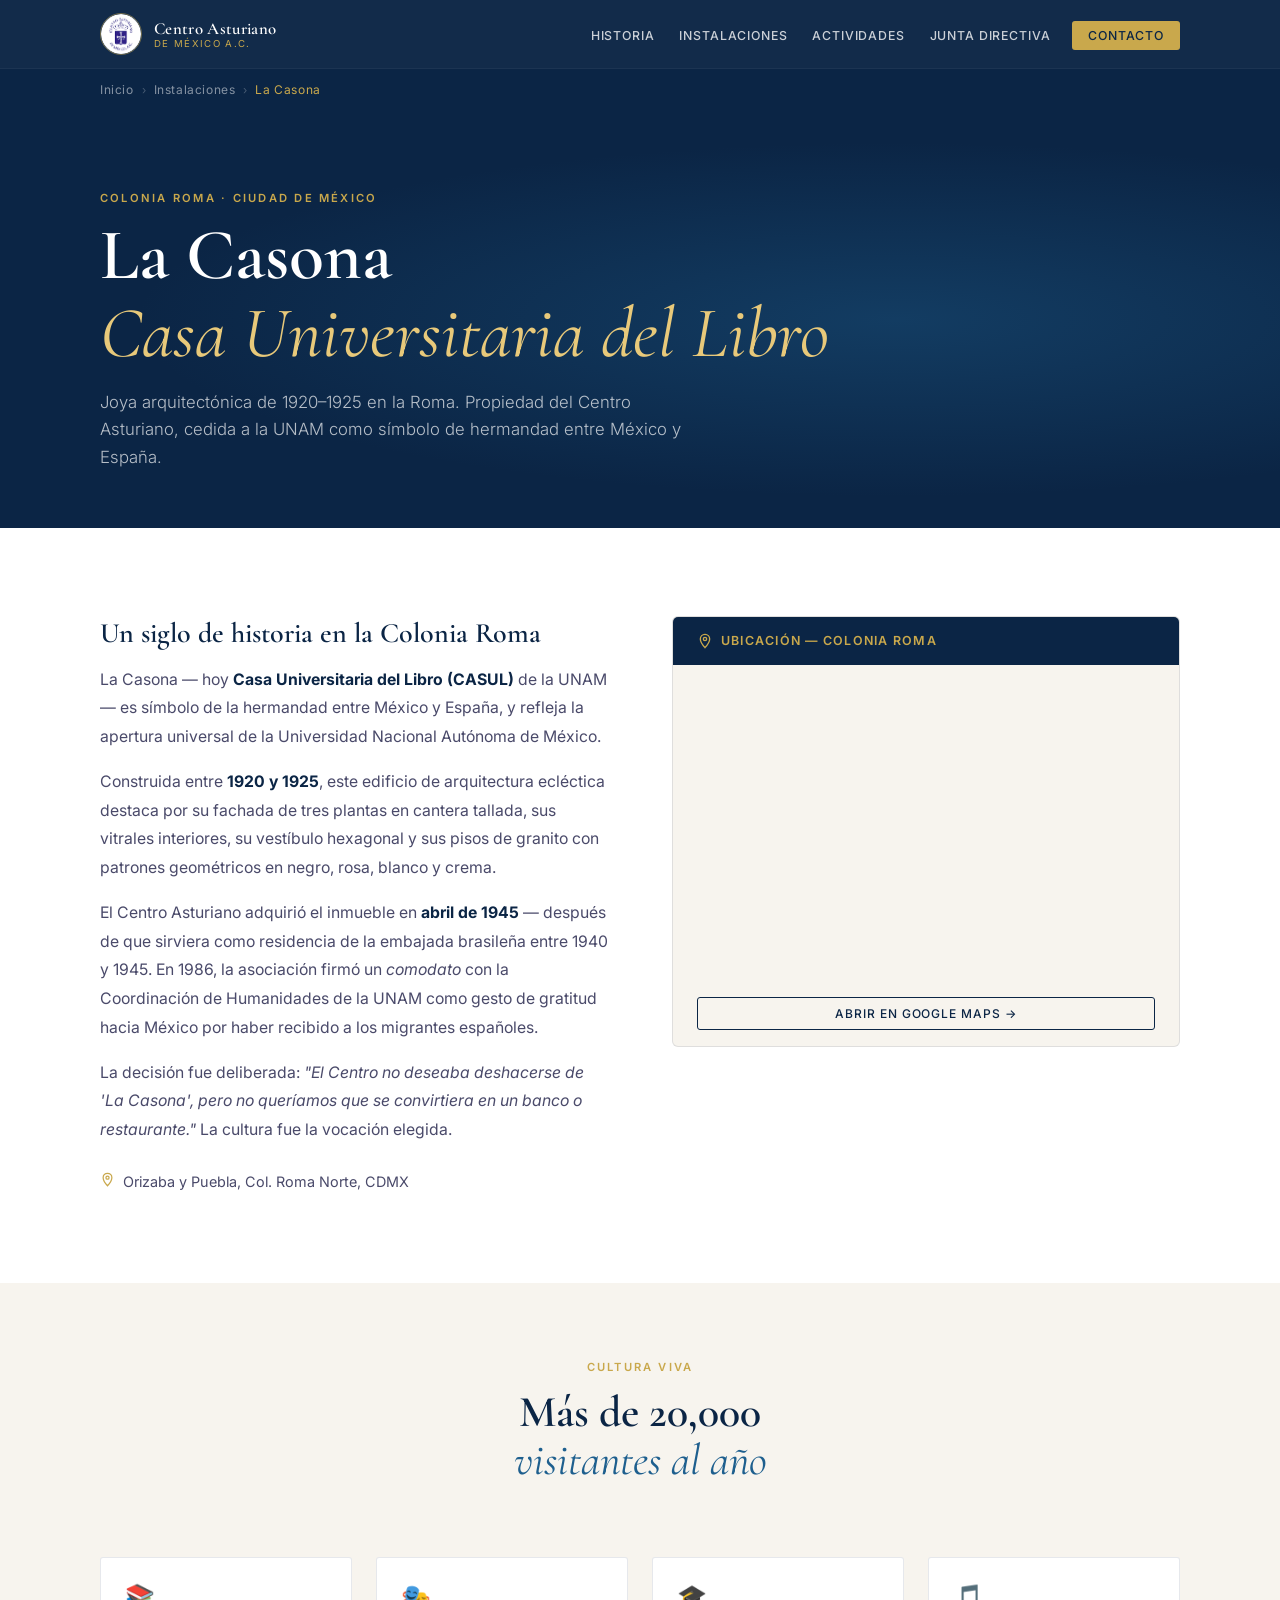
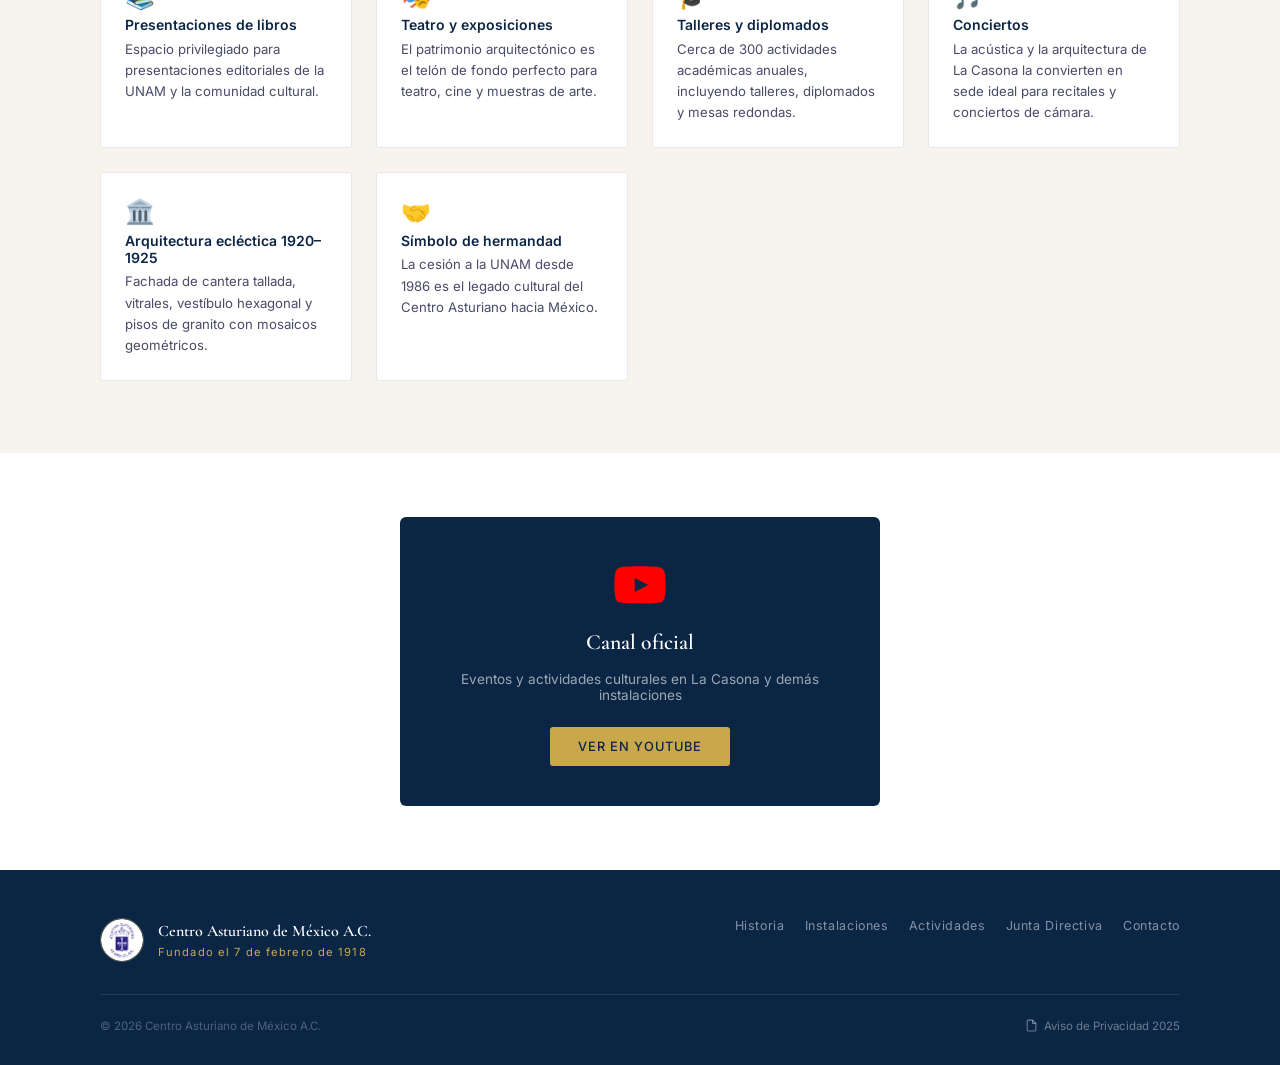
<file: instalaciones/la-casona.html>
<!DOCTYPE html>
<html lang="es">
<head>
  <meta charset="UTF-8" />
  <meta name="viewport" content="width=device-width, initial-scale=1.0" />
  <title>La Casona — Centro Asturiano de México A.C.</title>
  <link rel="preconnect" href="https://fonts.googleapis.com" />
  <link rel="preconnect" href="https://fonts.gstatic.com" crossorigin />
  <link href="https://fonts.googleapis.com/css2?family=Cormorant+Garamond:ital,wght@0,400;0,600;0,700;1,400;1,600&family=Inter:wght@300;400;500;600&display=swap" rel="stylesheet" />
  <link rel="stylesheet" href="../css/styles.css" />
</head>
<body>

  <nav class="nav scrolled" id="nav">
    <div class="nav__inner">
      <a href="../index.html" class="nav__logo">
        <img src="../assets/logo.png" alt="Logo" class="nav__logo-badge" />
        <div class="nav__logo-words">
          <span class="nav__logo-text">Centro Asturiano</span>
          <span class="nav__logo-sub">de México A.C.</span>
        </div>
      </a>
      <button class="nav__toggle" id="navToggle" aria-label="Abrir menú"><span></span><span></span><span></span></button>
      <ul class="nav__links" id="navLinks">
        <li><a href="../historia.html" class="nav__link">Historia</a></li>
        <li><a href="../index.html#instalaciones" class="nav__link">Instalaciones</a></li>
        <li><a href="../index.html#actividades" class="nav__link">Actividades</a></li>
        <li><a href="../junta-directiva.html" class="nav__link">Junta Directiva</a></li>
        <li><a href="../index.html#contacto" class="nav__link nav__link--cta">Contacto</a></li>
      </ul>
    </div>
  </nav>

  <div class="breadcrumb">
    <div class="container"><div class="breadcrumb__inner">
      <a href="../index.html">Inicio</a>
      <span class="breadcrumb__sep">›</span>
      <a href="../index.html#instalaciones">Instalaciones</a>
      <span class="breadcrumb__sep">›</span>
      <span class="breadcrumb__current">La Casona</span>
    </div></div>
  </div>

  <section class="page-hero facility-hero">
    <div class="container page-hero__inner">
      <span class="page-hero__tag">Colonia Roma · Ciudad de México</span>
      <h1 class="page-hero__title">La Casona<br /><em>Casa Universitaria del Libro</em></h1>
      <p class="page-hero__subtitle">Joya arquitectónica de 1920–1925 en la Roma. Propiedad del Centro Asturiano, cedida a la UNAM como símbolo de hermandad entre México y España.</p>
    </div>
  </section>

  <section class="facility-content">
    <div class="container">
      <div class="facility-layout">
        <div class="facility-text reveal">
          <h2>Un siglo de historia en la Colonia Roma</h2>
          <p>La Casona — hoy <strong>Casa Universitaria del Libro (CASUL)</strong> de la UNAM — es símbolo de la hermandad entre México y España, y refleja la apertura universal de la Universidad Nacional Autónoma de México.</p>
          <p>Construida entre <strong>1920 y 1925</strong>, este edificio de arquitectura ecléctica destaca por su fachada de tres plantas en cantera tallada, sus vitrales interiores, su vestíbulo hexagonal y sus pisos de granito con patrones geométricos en negro, rosa, blanco y crema.</p>
          <p>El Centro Asturiano adquirió el inmueble en <strong>abril de 1945</strong> — después de que sirviera como residencia de la embajada brasileña entre 1940 y 1945. En 1986, la asociación firmó un <em>comodato</em> con la Coordinación de Humanidades de la UNAM como gesto de gratitud hacia México por haber recibido a los migrantes españoles.</p>
          <p>La decisión fue deliberada: <em>"El Centro no deseaba deshacerse de 'La Casona', pero no queríamos que se convirtiera en un banco o restaurante."</em> La cultura fue la vocación elegida.</p>
          <div style="margin-top:1.5rem;">
            <address style="font-size:0.9rem;color:var(--ink-light);line-height:1.8;display:flex;flex-direction:column;gap:0.35rem;">
              <span style="display:flex;gap:0.5rem;align-items:flex-start;">
                <svg width="15" height="15" viewBox="0 0 24 24" fill="none" stroke="var(--gold)" stroke-width="2" style="margin-top:3px;flex-shrink:0;"><path d="M12 2C8.13 2 5 5.13 5 9c0 5.25 7 13 7 13s7-7.75 7-13c0-3.87-3.13-7-7-7zm0 9.5a2.5 2.5 0 010-5 2.5 2.5 0 010 5z"/></svg>
                Orizaba y Puebla, Col. Roma Norte, CDMX
              </span>
            </address>
          </div>
        </div>
        <div class="reveal">
          <div class="widget-card">
            <div class="widget-card__header">
              <p class="widget-card__title">
                <svg viewBox="0 0 24 24" fill="none" stroke="currentColor" stroke-width="2"><path d="M12 2C8.13 2 5 5.13 5 9c0 5.25 7 13 7 13s7-7.75 7-13c0-3.87-3.13-7-7-7zm0 9.5a2.5 2.5 0 010-5 2.5 2.5 0 010 5z"/></svg>
                Ubicación — Colonia Roma
              </p>
            </div>
            <div class="widget-card__body">
              <iframe title="La Casona en Google Maps"
                src="https://maps.google.com/maps?q=Orizaba+y+Puebla+Roma+Norte+CDMX+Mexico&z=16&output=embed"
                class="map-frame" style="height:320px;" loading="lazy" allowfullscreen></iframe>
            </div>
            <div class="widget-card__body--padded" style="padding-top:0.75rem;padding-bottom:1rem;">
              <a href="https://www.google.com/maps/search/Casa+Universitaria+del+Libro+Roma+CDMX" target="_blank" rel="noopener" class="btn btn--outline-navy" style="font-size:0.75rem;padding:0.5rem 1rem;width:100%;justify-content:center;">
                Abrir en Google Maps →
              </a>
            </div>
          </div>
        </div>
      </div>
    </div>
  </section>

  <!-- FACTS + ACTIVITIES -->
  <section class="facility-features">
    <div class="container">
      <div class="section__header reveal">
        <span class="section__tag">Cultura viva</span>
        <h2 class="section__title" style="font-size:clamp(1.75rem,4vw,2.75rem);">Más de 20,000<br /><em>visitantes al año</em></h2>
      </div>
      <div class="features-grid">
        <div class="feature-item reveal">
          <span class="feature-item__icon">📚</span>
          <p class="feature-item__title">Presentaciones de libros</p>
          <p class="feature-item__text">Espacio privilegiado para presentaciones editoriales de la UNAM y la comunidad cultural.</p>
        </div>
        <div class="feature-item reveal">
          <span class="feature-item__icon">🎭</span>
          <p class="feature-item__title">Teatro y exposiciones</p>
          <p class="feature-item__text">El patrimonio arquitectónico es el telón de fondo perfecto para teatro, cine y muestras de arte.</p>
        </div>
        <div class="feature-item reveal">
          <span class="feature-item__icon">🎓</span>
          <p class="feature-item__title">Talleres y diplomados</p>
          <p class="feature-item__text">Cerca de 300 actividades académicas anuales, incluyendo talleres, diplomados y mesas redondas.</p>
        </div>
        <div class="feature-item reveal">
          <span class="feature-item__icon">🎵</span>
          <p class="feature-item__title">Conciertos</p>
          <p class="feature-item__text">La acústica y la arquitectura de La Casona la convierten en sede ideal para recitales y conciertos de cámara.</p>
        </div>
        <div class="feature-item reveal">
          <span class="feature-item__icon">🏛️</span>
          <p class="feature-item__title">Arquitectura ecléctica 1920–1925</p>
          <p class="feature-item__text">Fachada de cantera tallada, vitrales, vestíbulo hexagonal y pisos de granito con mosaicos geométricos.</p>
        </div>
        <div class="feature-item reveal">
          <span class="feature-item__icon">🤝</span>
          <p class="feature-item__title">Símbolo de hermandad</p>
          <p class="feature-item__text">La cesión a la UNAM desde 1986 es el legado cultural del Centro Asturiano hacia México.</p>
        </div>
      </div>
    </div>
  </section>

  <!-- YOUTUBE -->
  <section class="media-section">
    <div class="container reveal" style="max-width:560px;margin:0 auto;">
      <div class="yt-channel-card">
        <svg class="yt-channel-card__icon" viewBox="0 0 24 24" fill="currentColor"><path d="M22.54 6.42a2.78 2.78 0 00-1.95-1.96C18.88 4 12 4 12 4s-6.88 0-8.59.46a2.78 2.78 0 00-1.95 1.96A29 29 0 001 12a29 29 0 00.46 5.58 2.78 2.78 0 001.95 1.95C5.12 20 12 20 12 20s6.88 0 8.59-.47a2.78 2.78 0 001.95-1.95A29 29 0 0023 12a29 29 0 00-.46-5.58zM9.75 15.02V8.98L15.5 12l-5.75 3.02z"/></svg>
        <p class="yt-channel-card__name">Canal oficial</p>
        <p class="yt-channel-card__sub">Eventos y actividades culturales en La Casona y demás instalaciones</p>
        <a href="https://www.youtube.com/@centroasturianodemexicoa.c9127" target="_blank" rel="noopener" class="btn btn--gold" style="margin-top:0.5rem;">Ver en YouTube</a>
      </div>
    </div>
  </section>

  <footer class="footer">
    <div class="container">
      <div class="footer__inner">
        <div class="footer__brand">
          <img src="../assets/logo.png" alt="Logo" class="footer__badge" />
          <div class="footer__brand-words">
            <p class="footer__name">Centro Asturiano de México A.C.</p>
            <p class="footer__tagline">Fundado el 7 de febrero de 1918</p>
          </div>
        </div>
        <nav class="footer__nav">
          <a href="../historia.html">Historia</a>
          <a href="../index.html#instalaciones">Instalaciones</a>
          <a href="../index.html#actividades">Actividades</a>
          <a href="../junta-directiva.html">Junta Directiva</a>
          <a href="../index.html#contacto">Contacto</a>
        </nav>
      </div>
      <div class="footer__bottom">
        <p class="footer__copy">© 2026 Centro Asturiano de México A.C.</p>
        <a href="https://www.centroasturianodemexico.com/wp-content/uploads/2025/07/avisodeprivacidad2025.pdf" target="_blank" rel="noopener" class="footer__legal">
          <svg viewBox="0 0 24 24" fill="none" stroke="currentColor" stroke-width="2"><path d="M14 2H6a2 2 0 00-2 2v16a2 2 0 002 2h12a2 2 0 002-2V8z"/><polyline points="14,2 14,8 20,8"/></svg>
          Aviso de Privacidad 2025
        </a>
      </div>
    </div>
  </footer>
  <script src="../js/main.js"></script>
</body>
</html>
</file>
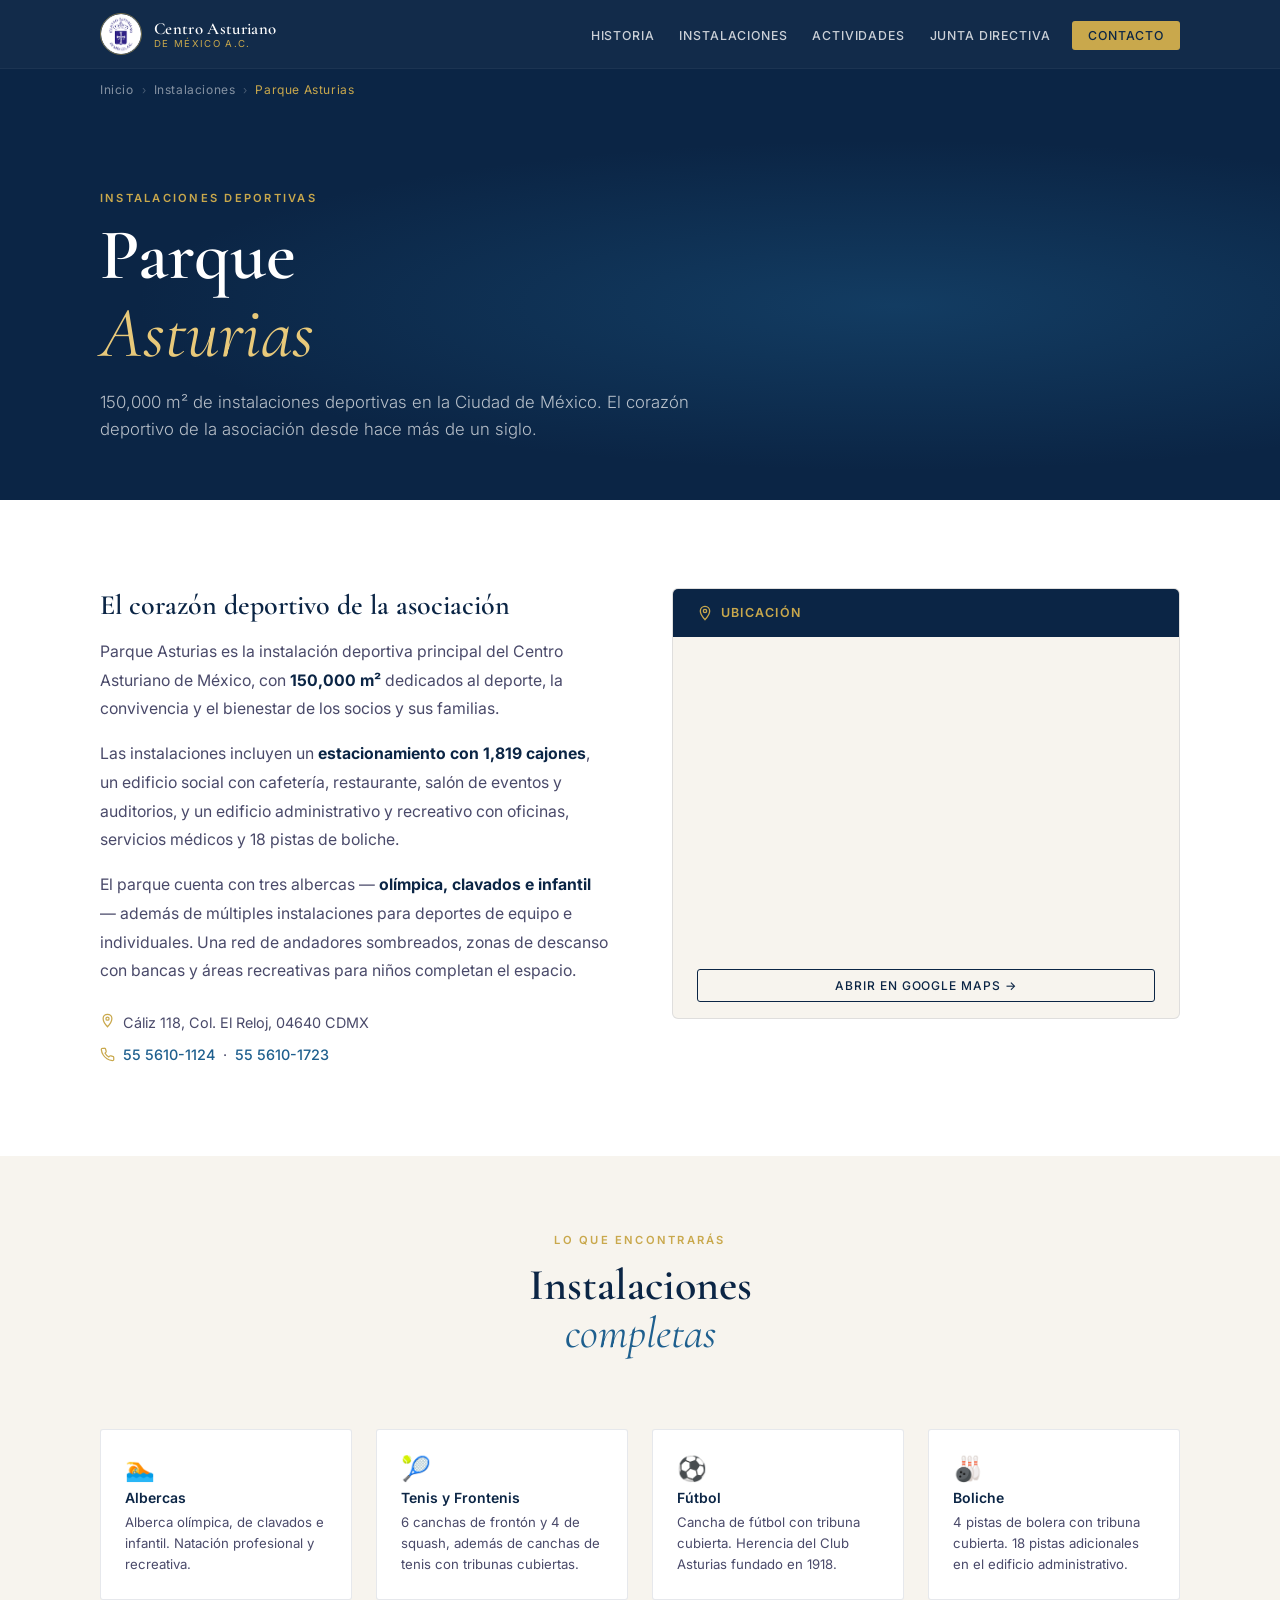
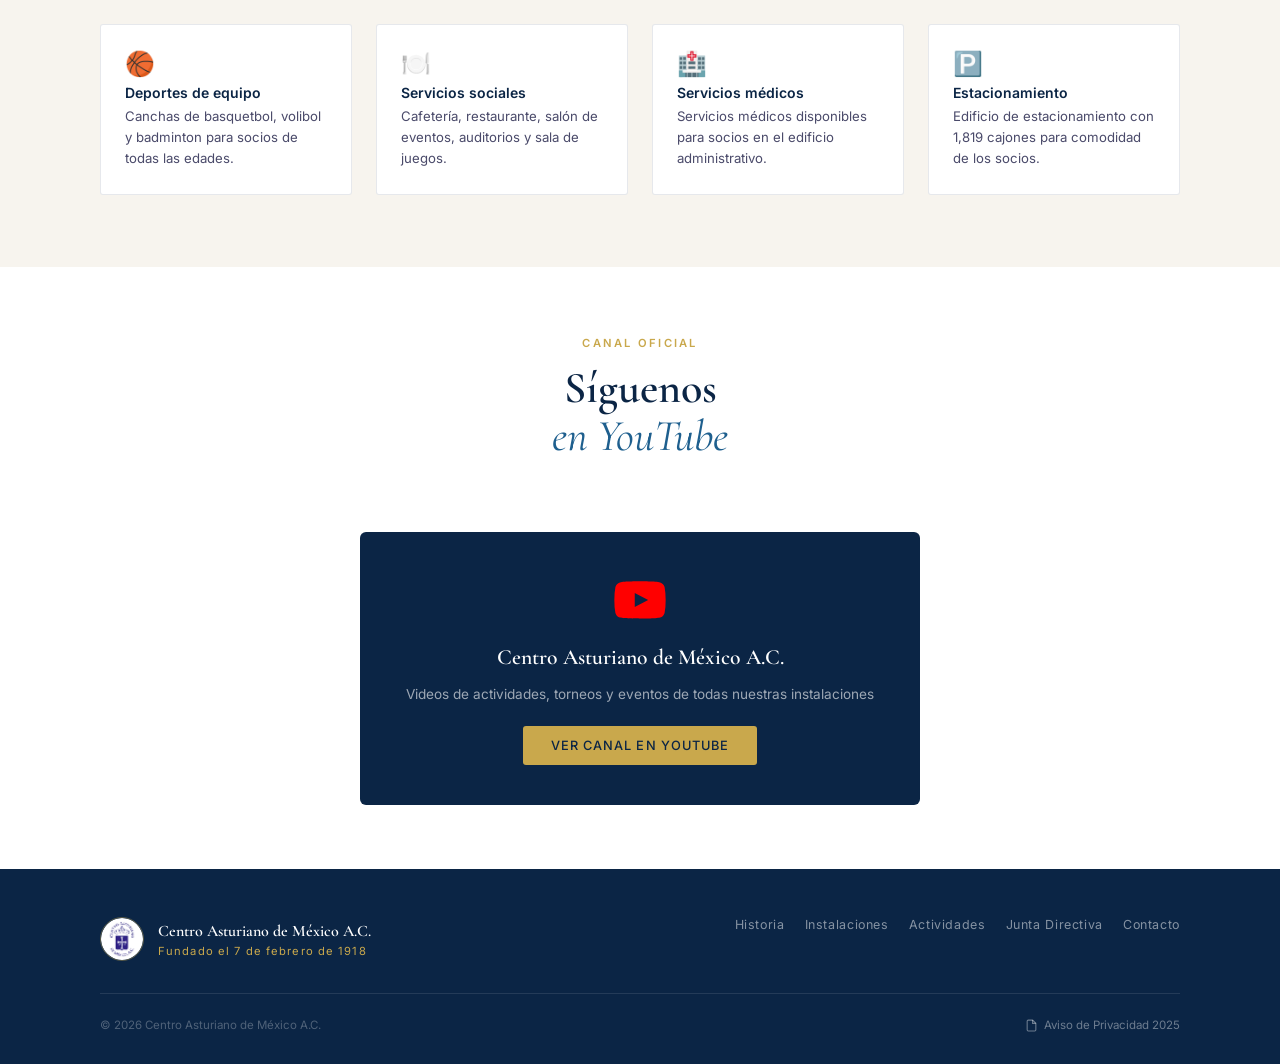
<file: instalaciones/parque-asturias.html>
<!DOCTYPE html>
<html lang="es">
<head>
  <meta charset="UTF-8" />
  <meta name="viewport" content="width=device-width, initial-scale=1.0" />
  <title>Parque Asturias — Centro Asturiano de México A.C.</title>
  <link rel="preconnect" href="https://fonts.googleapis.com" />
  <link rel="preconnect" href="https://fonts.gstatic.com" crossorigin />
  <link href="https://fonts.googleapis.com/css2?family=Cormorant+Garamond:ital,wght@0,400;0,600;0,700;1,400;1,600&family=Inter:wght@300;400;500;600&display=swap" rel="stylesheet" />
  <link rel="stylesheet" href="../css/styles.css" />
</head>
<body>

  <nav class="nav scrolled" id="nav">
    <div class="nav__inner">
      <a href="../index.html" class="nav__logo">
        <img src="../assets/logo.png" alt="Logo" class="nav__logo-badge" />
        <div class="nav__logo-words">
          <span class="nav__logo-text">Centro Asturiano</span>
          <span class="nav__logo-sub">de México A.C.</span>
        </div>
      </a>
      <button class="nav__toggle" id="navToggle" aria-label="Abrir menú"><span></span><span></span><span></span></button>
      <ul class="nav__links" id="navLinks">
        <li><a href="../historia.html" class="nav__link">Historia</a></li>
        <li><a href="../index.html#instalaciones" class="nav__link">Instalaciones</a></li>
        <li><a href="../index.html#actividades" class="nav__link">Actividades</a></li>
        <li><a href="../junta-directiva.html" class="nav__link">Junta Directiva</a></li>
        <li><a href="../index.html#contacto" class="nav__link nav__link--cta">Contacto</a></li>
      </ul>
    </div>
  </nav>

  <div class="breadcrumb">
    <div class="container"><div class="breadcrumb__inner">
      <a href="../index.html">Inicio</a>
      <span class="breadcrumb__sep">›</span>
      <a href="../index.html#instalaciones">Instalaciones</a>
      <span class="breadcrumb__sep">›</span>
      <span class="breadcrumb__current">Parque Asturias</span>
    </div></div>
  </div>

  <section class="page-hero facility-hero">
    <div class="container page-hero__inner">
      <span class="page-hero__tag">Instalaciones deportivas</span>
      <h1 class="page-hero__title">Parque<br /><em>Asturias</em></h1>
      <p class="page-hero__subtitle">150,000 m² de instalaciones deportivas en la Ciudad de México. El corazón deportivo de la asociación desde hace más de un siglo.</p>
    </div>
  </section>

  <!-- DESCRIPTION + MAP -->
  <section class="facility-content">
    <div class="container">
      <div class="facility-layout">
        <div class="facility-text reveal">
          <h2>El corazón deportivo de la asociación</h2>
          <p>Parque Asturias es la instalación deportiva principal del Centro Asturiano de México, con <strong>150,000 m²</strong> dedicados al deporte, la convivencia y el bienestar de los socios y sus familias.</p>
          <p>Las instalaciones incluyen un <strong>estacionamiento con 1,819 cajones</strong>, un edificio social con cafetería, restaurante, salón de eventos y auditorios, y un edificio administrativo y recreativo con oficinas, servicios médicos y 18 pistas de boliche.</p>
          <p>El parque cuenta con tres albercas — <strong>olímpica, clavados e infantil</strong> — además de múltiples instalaciones para deportes de equipo e individuales. Una red de andadores sombreados, zonas de descanso con bancas y áreas recreativas para niños completan el espacio.</p>
          <div style="margin-top:1.5rem;">
            <address style="font-size:0.9rem;color:var(--ink-light);line-height:1.8;display:flex;flex-direction:column;gap:0.35rem;">
              <span style="display:flex;gap:0.5rem;align-items:flex-start;">
                <svg width="15" height="15" viewBox="0 0 24 24" fill="none" stroke="var(--gold)" stroke-width="2" style="margin-top:3px;flex-shrink:0;"><path d="M12 2C8.13 2 5 5.13 5 9c0 5.25 7 13 7 13s7-7.75 7-13c0-3.87-3.13-7-7-7zm0 9.5a2.5 2.5 0 010-5 2.5 2.5 0 010 5z"/></svg>
                Cáliz 118, Col. El Reloj, 04640 CDMX
              </span>
              <span style="display:flex;gap:0.5rem;align-items:center;">
                <svg width="15" height="15" viewBox="0 0 24 24" fill="none" stroke="var(--gold)" stroke-width="2" style="flex-shrink:0;"><path d="M22 16.92v3a2 2 0 01-2.18 2 19.79 19.79 0 01-8.63-3.07 19.5 19.5 0 01-6-6A19.79 19.79 0 012.12 4.18 2 2 0 014.11 2h3a2 2 0 012 1.72c.127.96.361 1.903.7 2.81a2 2 0 01-.45 2.11L8.09 9.91a16 16 0 006 6l1.27-1.27a2 2 0 012.11-.45c.907.339 1.85.573 2.81.7A2 2 0 0122 16.92z"/></svg>
                <a href="tel:5556101124" style="color:var(--navy-mid);font-weight:500;">55 5610-1124</a> · <a href="tel:5556101723" style="color:var(--navy-mid);font-weight:500;">55 5610-1723</a>
              </span>
            </address>
          </div>
        </div>
        <div class="reveal">
          <div class="widget-card">
            <div class="widget-card__header">
              <p class="widget-card__title">
                <svg viewBox="0 0 24 24" fill="none" stroke="currentColor" stroke-width="2"><path d="M12 2C8.13 2 5 5.13 5 9c0 5.25 7 13 7 13s7-7.75 7-13c0-3.87-3.13-7-7-7zm0 9.5a2.5 2.5 0 010-5 2.5 2.5 0 010 5z"/></svg>
                Ubicación
              </p>
            </div>
            <div class="widget-card__body">
              <iframe title="Parque Asturias en Google Maps"
                src="https://maps.google.com/maps?q=Parque+Asturias+Caliz+118+El+Reloj+CDMX+Mexico&z=15&output=embed"
                class="map-frame" style="height:320px;" loading="lazy" allowfullscreen></iframe>
            </div>
            <div class="widget-card__body--padded" style="padding-top:0.75rem;padding-bottom:1rem;">
              <a href="https://www.google.com/maps/place/Parque+Asturias/@19.3637186,-99.1834332,13.08z/data=!4m6!3m5!1s0x85ce01cb0c44ee7b:0x457794ed62d37191!8m2!3d19.3189471!4d-99.1447418!16s%2Fg%2F11cncspb0v" target="_blank" rel="noopener" class="btn btn--outline-navy" style="font-size:0.75rem;padding:0.5rem 1rem;width:100%;justify-content:center;">
                Abrir en Google Maps →
              </a>
            </div>
          </div>
        </div>
      </div>
    </div>
  </section>

  <!-- FACILITIES -->
  <section class="facility-features">
    <div class="container">
      <div class="section__header reveal">
        <span class="section__tag">Lo que encontrarás</span>
        <h2 class="section__title" style="font-size:clamp(1.75rem,4vw,2.75rem);">Instalaciones<br /><em>completas</em></h2>
      </div>
      <div class="features-grid">
        <div class="feature-item reveal">
          <span class="feature-item__icon">🏊</span>
          <p class="feature-item__title">Albercas</p>
          <p class="feature-item__text">Alberca olímpica, de clavados e infantil. Natación profesional y recreativa.</p>
        </div>
        <div class="feature-item reveal">
          <span class="feature-item__icon">🎾</span>
          <p class="feature-item__title">Tenis y Frontenis</p>
          <p class="feature-item__text">6 canchas de frontón y 4 de squash, además de canchas de tenis con tribunas cubiertas.</p>
        </div>
        <div class="feature-item reveal">
          <span class="feature-item__icon">⚽</span>
          <p class="feature-item__title">Fútbol</p>
          <p class="feature-item__text">Cancha de fútbol con tribuna cubierta. Herencia del Club Asturias fundado en 1918.</p>
        </div>
        <div class="feature-item reveal">
          <span class="feature-item__icon">🎳</span>
          <p class="feature-item__title">Boliche</p>
          <p class="feature-item__text">4 pistas de bolera con tribuna cubierta. 18 pistas adicionales en el edificio administrativo.</p>
        </div>
        <div class="feature-item reveal">
          <span class="feature-item__icon">🏀</span>
          <p class="feature-item__title">Deportes de equipo</p>
          <p class="feature-item__text">Canchas de basquetbol, volibol y badminton para socios de todas las edades.</p>
        </div>
        <div class="feature-item reveal">
          <span class="feature-item__icon">🍽️</span>
          <p class="feature-item__title">Servicios sociales</p>
          <p class="feature-item__text">Cafetería, restaurante, salón de eventos, auditorios y sala de juegos.</p>
        </div>
        <div class="feature-item reveal">
          <span class="feature-item__icon">🏥</span>
          <p class="feature-item__title">Servicios médicos</p>
          <p class="feature-item__text">Servicios médicos disponibles para socios en el edificio administrativo.</p>
        </div>
        <div class="feature-item reveal">
          <span class="feature-item__icon">🅿️</span>
          <p class="feature-item__title">Estacionamiento</p>
          <p class="feature-item__text">Edificio de estacionamiento con 1,819 cajones para comodidad de los socios.</p>
        </div>
      </div>
    </div>
  </section>

  <!-- YOUTUBE CHANNEL -->
  <section class="media-section">
    <div class="container">
      <div class="section__header reveal">
        <span class="section__tag">Canal oficial</span>
        <h2 class="section__title" style="font-size:clamp(1.75rem,4vw,2.75rem);">Síguenos<br /><em>en YouTube</em></h2>
      </div>
      <div class="reveal" style="max-width:560px;margin:0 auto;">
        <div class="yt-channel-card">
          <svg class="yt-channel-card__icon" viewBox="0 0 24 24" fill="currentColor"><path d="M22.54 6.42a2.78 2.78 0 00-1.95-1.96C18.88 4 12 4 12 4s-6.88 0-8.59.46a2.78 2.78 0 00-1.95 1.96A29 29 0 001 12a29 29 0 00.46 5.58 2.78 2.78 0 001.95 1.95C5.12 20 12 20 12 20s6.88 0 8.59-.47a2.78 2.78 0 001.95-1.95A29 29 0 0023 12a29 29 0 00-.46-5.58zM9.75 15.02V8.98L15.5 12l-5.75 3.02z"/></svg>
          <p class="yt-channel-card__name">Centro Asturiano de México A.C.</p>
          <p class="yt-channel-card__sub">Videos de actividades, torneos y eventos de todas nuestras instalaciones</p>
          <a href="https://www.youtube.com/@centroasturianodemexicoa.c9127" target="_blank" rel="noopener" class="btn btn--gold" style="margin-top:0.5rem;">
            Ver canal en YouTube
          </a>
        </div>
      </div>
    </div>
  </section>

  <footer class="footer">
    <div class="container">
      <div class="footer__inner">
        <div class="footer__brand">
          <img src="../assets/logo.png" alt="Logo" class="footer__badge" />
          <div class="footer__brand-words">
            <p class="footer__name">Centro Asturiano de México A.C.</p>
            <p class="footer__tagline">Fundado el 7 de febrero de 1918</p>
          </div>
        </div>
        <nav class="footer__nav">
          <a href="../historia.html">Historia</a>
          <a href="../index.html#instalaciones">Instalaciones</a>
          <a href="../index.html#actividades">Actividades</a>
          <a href="../junta-directiva.html">Junta Directiva</a>
          <a href="../index.html#contacto">Contacto</a>
        </nav>
      </div>
      <div class="footer__bottom">
        <p class="footer__copy">© 2026 Centro Asturiano de México A.C.</p>
        <a href="https://www.centroasturianodemexico.com/wp-content/uploads/2025/07/avisodeprivacidad2025.pdf" target="_blank" rel="noopener" class="footer__legal">
          <svg viewBox="0 0 24 24" fill="none" stroke="currentColor" stroke-width="2"><path d="M14 2H6a2 2 0 00-2 2v16a2 2 0 002 2h12a2 2 0 002-2V8z"/><polyline points="14,2 14,8 20,8"/></svg>
          Aviso de Privacidad 2025
        </a>
      </div>
    </div>
  </footer>

  <script src="../js/main.js"></script>
</body>
</html>
</file>
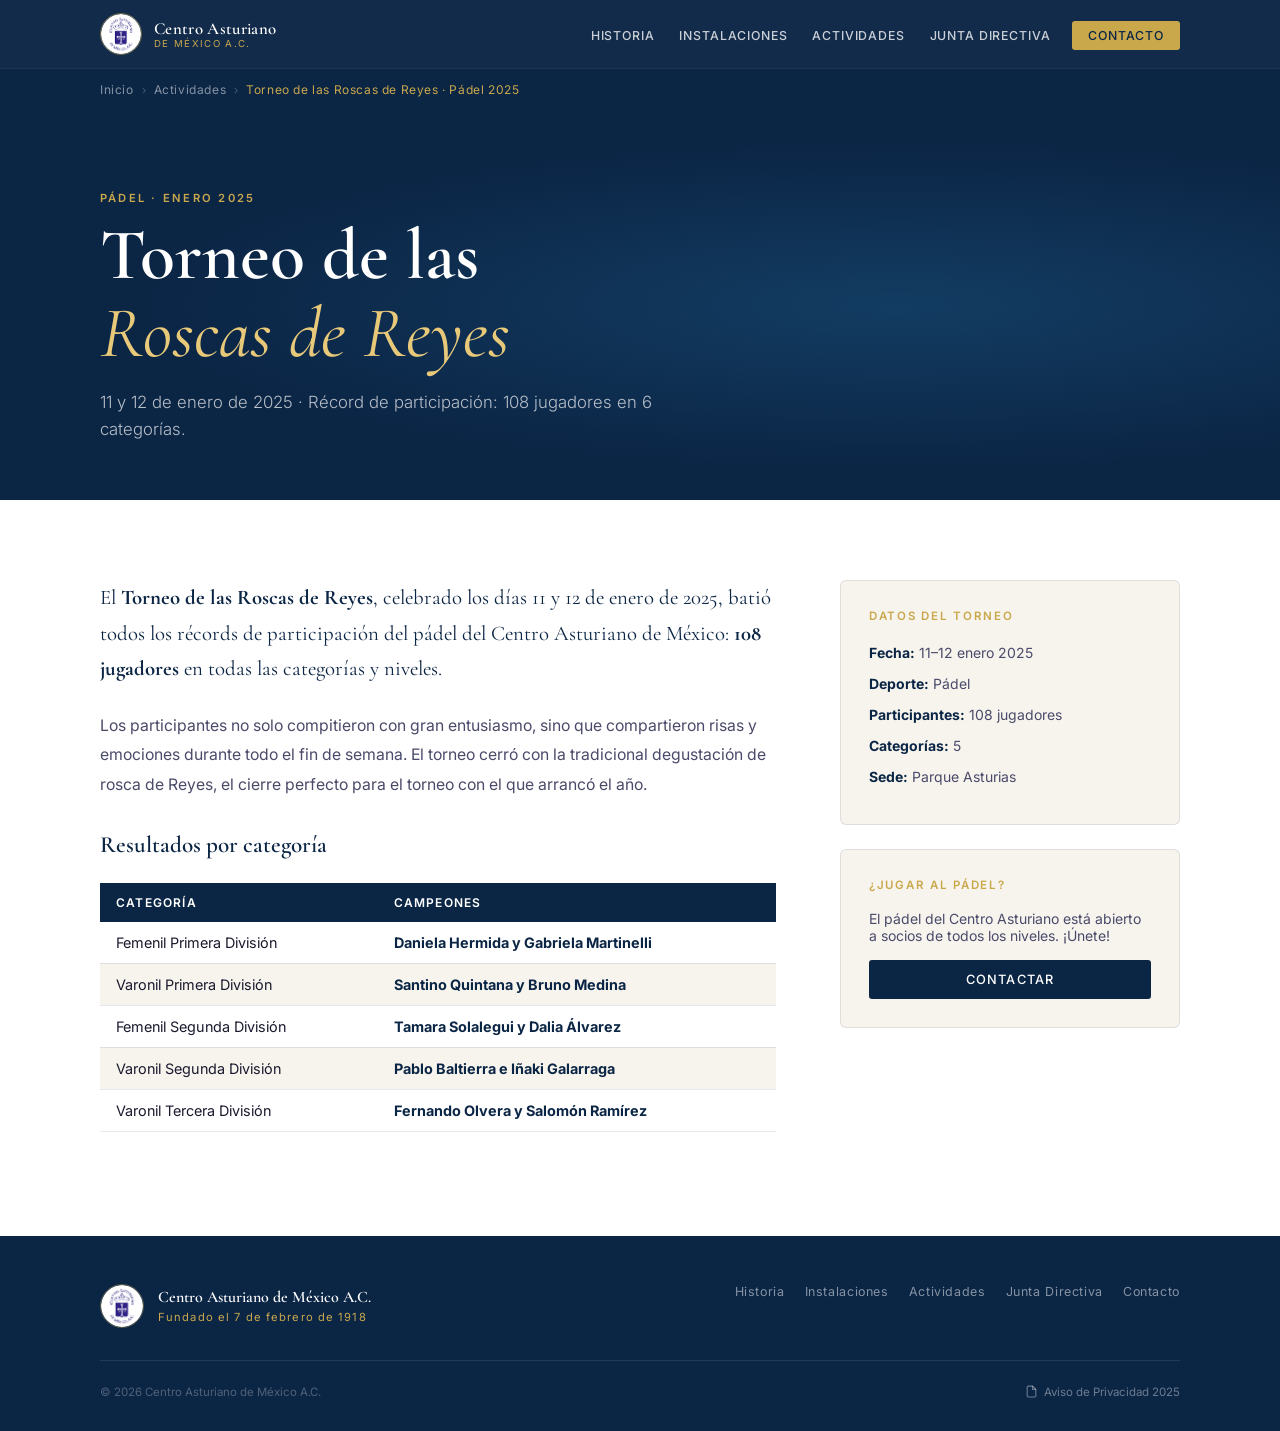
<file: noticias/actualidad-en-padel.html>
<!DOCTYPE html>
<html lang="es">
<head>
  <meta charset="UTF-8" /><meta name="viewport" content="width=device-width, initial-scale=1.0" />
  <title>Torneo de las Roscas de Reyes 2025 — Pádel — Centro Asturiano de México A.C.</title>
  <link rel="preconnect" href="https://fonts.googleapis.com" /><link rel="preconnect" href="https://fonts.gstatic.com" crossorigin />
  <link href="https://fonts.googleapis.com/css2?family=Cormorant+Garamond:ital,wght@0,400;0,600;0,700;1,400;1,600&family=Inter:wght@300;400;500;600&display=swap" rel="stylesheet" />
  <link rel="stylesheet" href="../css/styles.css" />
</head>
<body>
  <nav class="nav scrolled" id="nav">
    <div class="nav__inner">
      <a href="../index.html" class="nav__logo"><img src="../assets/logo.png" alt="Logo" class="nav__logo-badge" /><div class="nav__logo-words"><span class="nav__logo-text">Centro Asturiano</span><span class="nav__logo-sub">de México A.C.</span></div></a>
      <button class="nav__toggle" id="navToggle" aria-label="Abrir menú"><span></span><span></span><span></span></button>
      <ul class="nav__links" id="navLinks">
        <li><a href="../historia.html" class="nav__link">Historia</a></li>
        <li><a href="../index.html#instalaciones" class="nav__link">Instalaciones</a></li>
        <li><a href="../index.html#actividades" class="nav__link">Actividades</a></li>
        <li><a href="../junta-directiva.html" class="nav__link">Junta Directiva</a></li>
        <li><a href="../index.html#contacto" class="nav__link nav__link--cta">Contacto</a></li>
      </ul>
    </div>
  </nav>
  <div class="breadcrumb"><div class="container"><div class="breadcrumb__inner">
    <a href="../index.html">Inicio</a><span class="breadcrumb__sep">›</span>
    <a href="../index.html#actividades">Actividades</a><span class="breadcrumb__sep">›</span>
    <span class="breadcrumb__current">Torneo de las Roscas de Reyes · Pádel 2025</span>
  </div></div></div>

  <section class="page-hero">
    <div class="container page-hero__inner">
      <span class="page-hero__tag">Pádel · Enero 2025</span>
      <h1 class="page-hero__title">Torneo de las<br /><em>Roscas de Reyes</em></h1>
      <p class="page-hero__subtitle">11 y 12 de enero de 2025 · Récord de participación: 108 jugadores en 6 categorías.</p>
    </div>
  </section>

  <section class="article-body">
    <div class="container">
      <div class="article-layout">
        <article class="article-content">
          <p class="lead reveal">El <strong>Torneo de las Roscas de Reyes</strong>, celebrado los días 11 y 12 de enero de 2025, batió todos los récords de participación del pádel del Centro Asturiano de México: <strong>108 jugadores</strong> en todas las categorías y niveles.</p>
          <div class="reveal">
            <p>Los participantes no solo compitieron con gran entusiasmo, sino que compartieron risas y emociones durante todo el fin de semana. El torneo cerró con la tradicional degustación de rosca de Reyes, el cierre perfecto para el torneo con el que arrancó el año.</p>
          </div>
          <div class="reveal">
            <h3>Resultados por categoría</h3>
            <table class="results-table">
              <thead><tr><th>Categoría</th><th>Campeones</th></tr></thead>
              <tbody>
                <tr><td>Femenil Primera División</td><td><strong>Daniela Hermida y Gabriela Martinelli</strong></td></tr>
                <tr><td>Varonil Primera División</td><td><strong>Santino Quintana y Bruno Medina</strong></td></tr>
                <tr><td>Femenil Segunda División</td><td><strong>Tamara Solalegui y Dalia Álvarez</strong></td></tr>
                <tr><td>Varonil Segunda División</td><td><strong>Pablo Baltierra e Iñaki Galarraga</strong></td></tr>
                <tr><td>Varonil Tercera División</td><td><strong>Fernando Olvera y Salomón Ramírez</strong></td></tr>
              </tbody>
            </table>
          </div>
        </article>
        <aside class="article-sidebar">
          <div class="sidebar-card reveal">
            <p class="sidebar-card__title">Datos del torneo</p>
            <div class="sidebar-card__meta">
              <p><strong>Fecha:</strong> 11–12 enero 2025</p>
              <p><strong>Deporte:</strong> Pádel</p>
              <p><strong>Participantes:</strong> 108 jugadores</p>
              <p><strong>Categorías:</strong> 5</p>
              <p><strong>Sede:</strong> Parque Asturias</p>
            </div>
          </div>
          <div class="sidebar-card reveal">
            <p class="sidebar-card__title">¿Jugar al pádel?</p>
            <p style="font-size:0.875rem;color:var(--ink-light);margin-bottom:1rem;">El pádel del Centro Asturiano está abierto a socios de todos los niveles. ¡Únete!</p>
            <a href="../index.html#contacto" class="btn btn--navy" style="width:100%;justify-content:center;font-size:0.8rem;">Contactar</a>
          </div>
        </aside>
      </div>
    </div>
  </section>

  <footer class="footer"><div class="container">
    <div class="footer__inner">
      <div class="footer__brand"><img src="../assets/logo.png" alt="Logo" class="footer__badge" /><div class="footer__brand-words"><p class="footer__name">Centro Asturiano de México A.C.</p><p class="footer__tagline">Fundado el 7 de febrero de 1918</p></div></div>
      <nav class="footer__nav"><a href="../historia.html">Historia</a><a href="../index.html#instalaciones">Instalaciones</a><a href="../index.html#actividades">Actividades</a><a href="../junta-directiva.html">Junta Directiva</a><a href="../index.html#contacto">Contacto</a></nav>
    </div>
    <div class="footer__bottom">
      <p class="footer__copy">© 2026 Centro Asturiano de México A.C.</p>
      <a href="https://www.centroasturianodemexico.com/wp-content/uploads/2025/07/avisodeprivacidad2025.pdf" target="_blank" rel="noopener" class="footer__legal"><svg viewBox="0 0 24 24" fill="none" stroke="currentColor" stroke-width="2"><path d="M14 2H6a2 2 0 00-2 2v16a2 2 0 002 2h12a2 2 0 002-2V8z"/><polyline points="14,2 14,8 20,8"/></svg>Aviso de Privacidad 2025</a>
    </div>
  </div></footer>
  <script src="../js/main.js"></script>
</body>
</html>
</file>
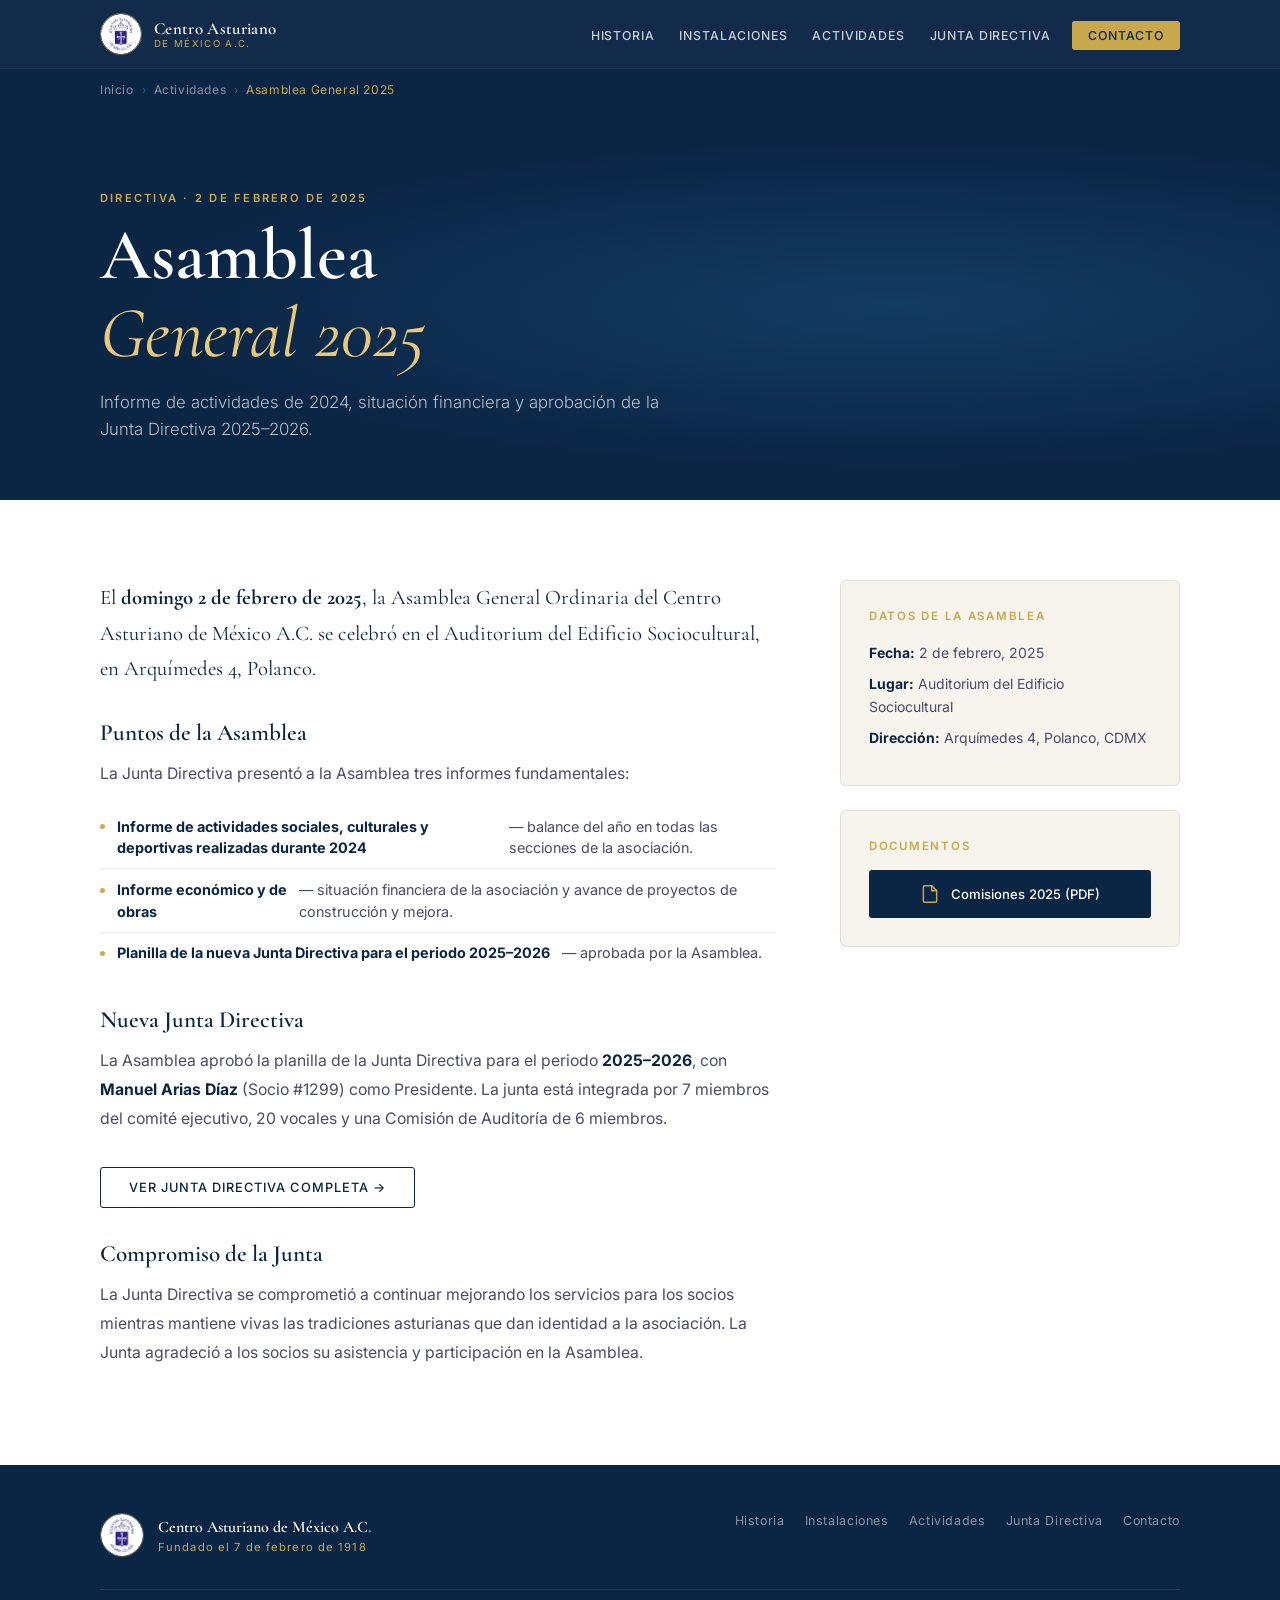
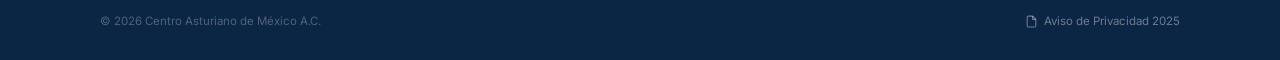
<file: noticias/asamblea-2025.html>
<!DOCTYPE html>
<html lang="es">
<head>
  <meta charset="UTF-8" /><meta name="viewport" content="width=device-width, initial-scale=1.0" />
  <title>Asamblea General 2025 — Centro Asturiano de México A.C.</title>
  <link rel="preconnect" href="https://fonts.googleapis.com" /><link rel="preconnect" href="https://fonts.gstatic.com" crossorigin />
  <link href="https://fonts.googleapis.com/css2?family=Cormorant+Garamond:ital,wght@0,400;0,600;0,700;1,400;1,600&family=Inter:wght@300;400;500;600&display=swap" rel="stylesheet" />
  <link rel="stylesheet" href="../css/styles.css" />
</head>
<body>
  <nav class="nav scrolled" id="nav">
    <div class="nav__inner">
      <a href="../index.html" class="nav__logo"><img src="../assets/logo.png" alt="Logo" class="nav__logo-badge" /><div class="nav__logo-words"><span class="nav__logo-text">Centro Asturiano</span><span class="nav__logo-sub">de México A.C.</span></div></a>
      <button class="nav__toggle" id="navToggle" aria-label="Abrir menú"><span></span><span></span><span></span></button>
      <ul class="nav__links" id="navLinks">
        <li><a href="../historia.html" class="nav__link">Historia</a></li>
        <li><a href="../index.html#instalaciones" class="nav__link">Instalaciones</a></li>
        <li><a href="../index.html#actividades" class="nav__link">Actividades</a></li>
        <li><a href="../junta-directiva.html" class="nav__link">Junta Directiva</a></li>
        <li><a href="../index.html#contacto" class="nav__link nav__link--cta">Contacto</a></li>
      </ul>
    </div>
  </nav>
  <div class="breadcrumb"><div class="container"><div class="breadcrumb__inner">
    <a href="../index.html">Inicio</a><span class="breadcrumb__sep">›</span>
    <a href="../index.html#actividades">Actividades</a><span class="breadcrumb__sep">›</span>
    <span class="breadcrumb__current">Asamblea General 2025</span>
  </div></div></div>

  <section class="page-hero">
    <div class="container page-hero__inner">
      <span class="page-hero__tag">Directiva · 2 de febrero de 2025</span>
      <h1 class="page-hero__title">Asamblea<br /><em>General 2025</em></h1>
      <p class="page-hero__subtitle">Informe de actividades de 2024, situación financiera y aprobación de la Junta Directiva 2025–2026.</p>
    </div>
  </section>

  <section class="article-body">
    <div class="container">
      <div class="article-layout">
        <article class="article-content">
          <p class="lead reveal">El <strong>domingo 2 de febrero de 2025</strong>, la Asamblea General Ordinaria del Centro Asturiano de México A.C. se celebró en el Auditorium del Edificio Sociocultural, en Arquímedes 4, Polanco.</p>
          <div class="reveal">
            <h3>Puntos de la Asamblea</h3>
            <p>La Junta Directiva presentó a la Asamblea tres informes fundamentales:</p>
            <ul class="facility-list">
              <li><strong>Informe de actividades sociales, culturales y deportivas realizadas durante 2024</strong> — balance del año en todas las secciones de la asociación.</li>
              <li><strong>Informe económico y de obras</strong> — situación financiera de la asociación y avance de proyectos de construcción y mejora.</li>
              <li><strong>Planilla de la nueva Junta Directiva para el periodo 2025–2026</strong> — aprobada por la Asamblea.</li>
            </ul>
          </div>
          <div class="reveal">
            <h3>Nueva Junta Directiva</h3>
            <p>La Asamblea aprobó la planilla de la Junta Directiva para el periodo <strong>2025–2026</strong>, con <strong>Manuel Arias Díaz</strong> (Socio #1299) como Presidente. La junta está integrada por 7 miembros del comité ejecutivo, 20 vocales y una Comisión de Auditoría de 6 miembros.</p>
            <a href="../junta-directiva.html" class="btn btn--outline-navy" style="margin-top:1rem;display:inline-flex;">Ver Junta Directiva completa →</a>
          </div>
          <div class="reveal">
            <h3>Compromiso de la Junta</h3>
            <p>La Junta Directiva se comprometió a continuar mejorando los servicios para los socios mientras mantiene vivas las tradiciones asturianas que dan identidad a la asociación. La Junta agradeció a los socios su asistencia y participación en la Asamblea.</p>
          </div>
        </article>
        <aside class="article-sidebar">
          <div class="sidebar-card reveal">
            <p class="sidebar-card__title">Datos de la Asamblea</p>
            <div class="sidebar-card__meta">
              <p><strong>Fecha:</strong> 2 de febrero, 2025</p>
              <p><strong>Lugar:</strong> Auditorium del Edificio Sociocultural</p>
              <p><strong>Dirección:</strong> Arquímedes 4, Polanco, CDMX</p>
            </div>
          </div>
          <div class="sidebar-card reveal">
            <p class="sidebar-card__title">Documentos</p>
            <a href="https://www.centroasturianodemexico.com/wp-content/uploads/2025/02/comisiones2025.pdf" target="_blank" rel="noopener" class="pdf-link" style="width:100%;justify-content:center;font-size:0.82rem;">
              <svg viewBox="0 0 24 24" fill="none" stroke="currentColor" stroke-width="1.75"><path d="M14 2H6a2 2 0 00-2 2v16a2 2 0 002 2h12a2 2 0 002-2V8z"/><polyline points="14,2 14,8 20,8"/></svg>
              Comisiones 2025 (PDF)
            </a>
          </div>
        </aside>
      </div>
    </div>
  </section>

  <footer class="footer"><div class="container">
    <div class="footer__inner">
      <div class="footer__brand"><img src="../assets/logo.png" alt="Logo" class="footer__badge" /><div class="footer__brand-words"><p class="footer__name">Centro Asturiano de México A.C.</p><p class="footer__tagline">Fundado el 7 de febrero de 1918</p></div></div>
      <nav class="footer__nav"><a href="../historia.html">Historia</a><a href="../index.html#instalaciones">Instalaciones</a><a href="../index.html#actividades">Actividades</a><a href="../junta-directiva.html">Junta Directiva</a><a href="../index.html#contacto">Contacto</a></nav>
    </div>
    <div class="footer__bottom">
      <p class="footer__copy">© 2026 Centro Asturiano de México A.C.</p>
      <a href="https://www.centroasturianodemexico.com/wp-content/uploads/2025/07/avisodeprivacidad2025.pdf" target="_blank" rel="noopener" class="footer__legal"><svg viewBox="0 0 24 24" fill="none" stroke="currentColor" stroke-width="2"><path d="M14 2H6a2 2 0 00-2 2v16a2 2 0 002 2h12a2 2 0 002-2V8z"/><polyline points="14,2 14,8 20,8"/></svg>Aviso de Privacidad 2025</a>
    </div>
  </div></footer>
  <script src="../js/main.js"></script>
</body>
</html>
</file>
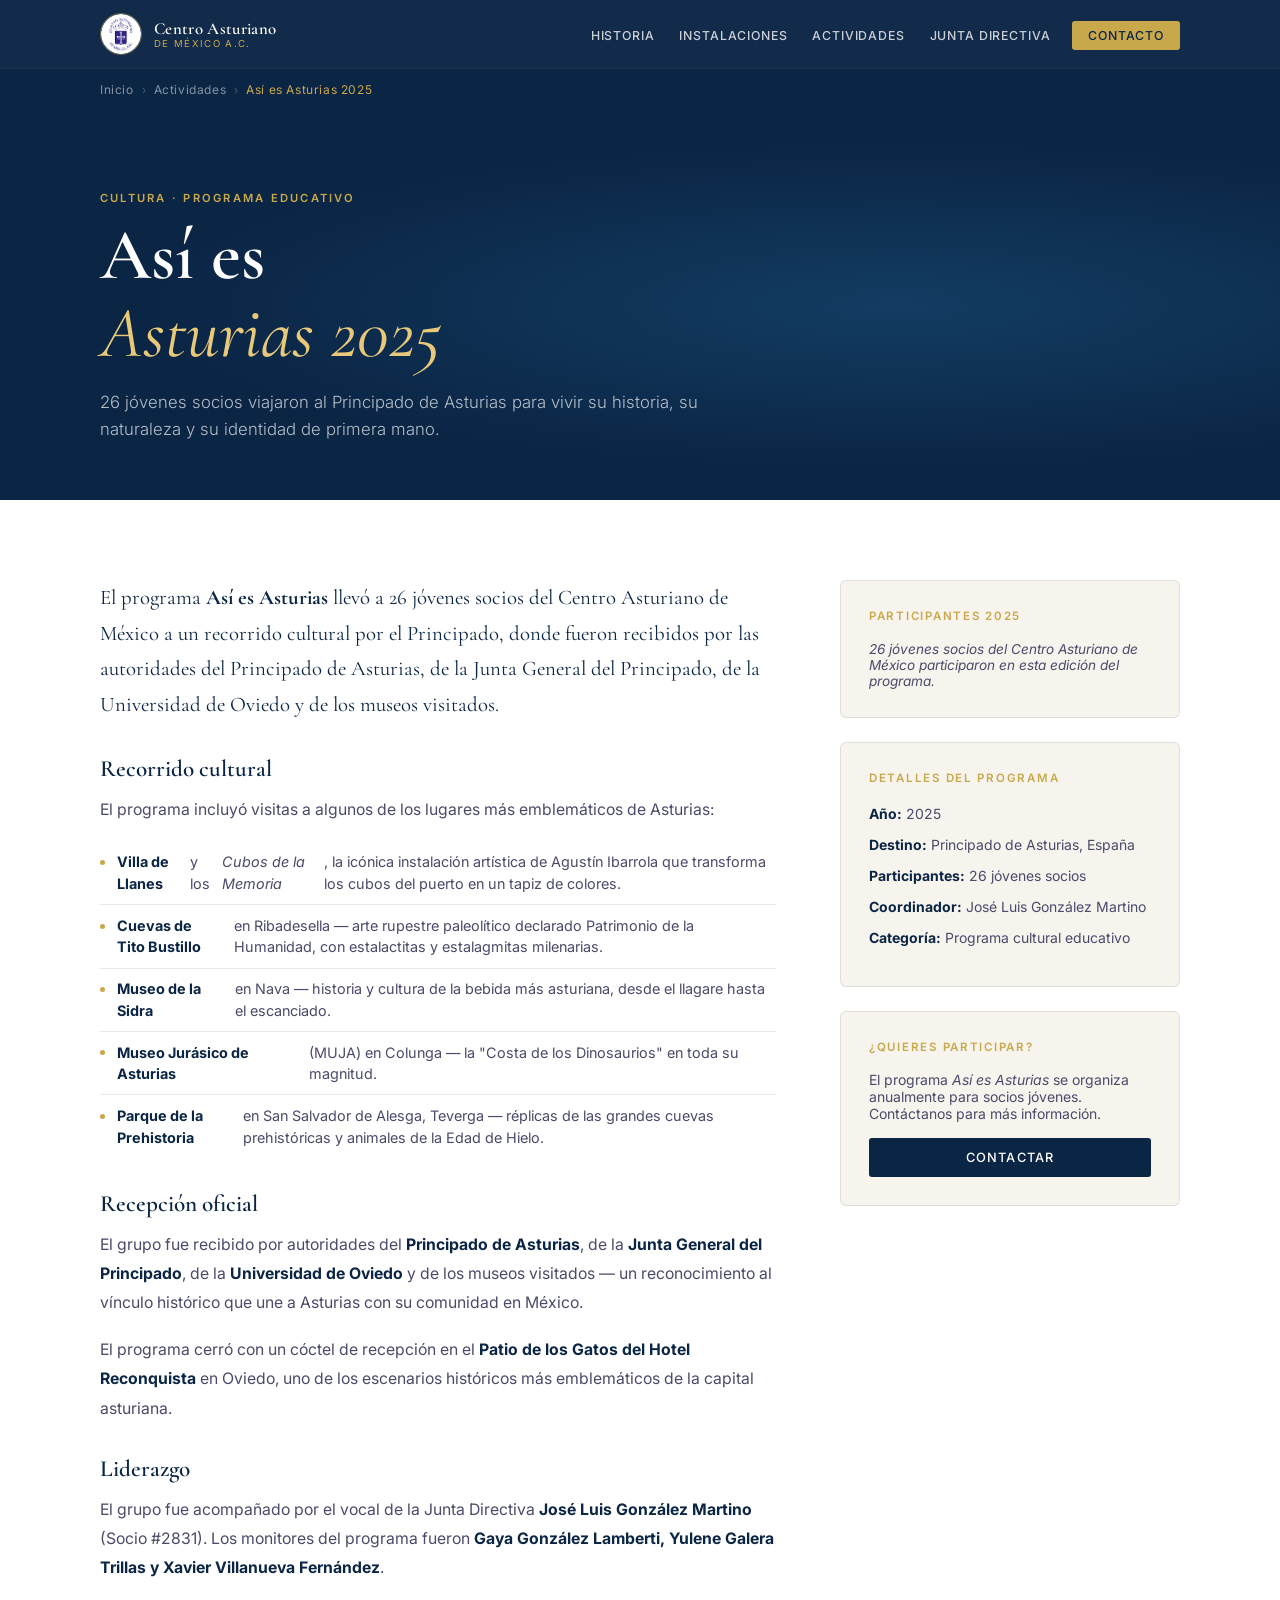
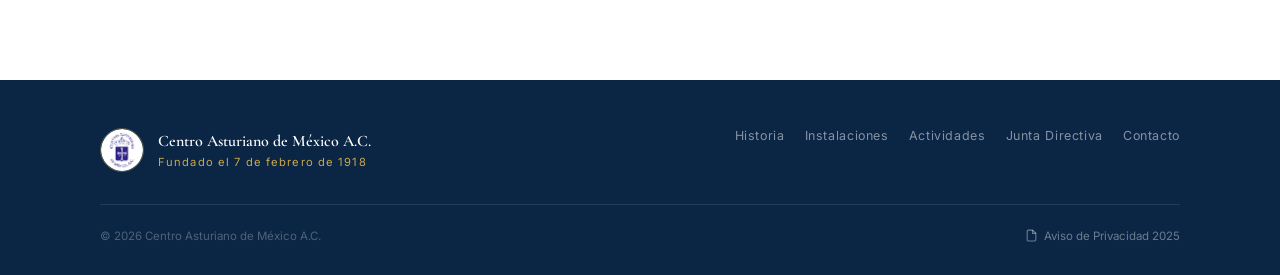
<file: noticias/asi-es-asturias.html>
<!DOCTYPE html>
<html lang="es">
<head>
  <meta charset="UTF-8" /><meta name="viewport" content="width=device-width, initial-scale=1.0" />
  <title>Así es Asturias 2025 — Centro Asturiano de México A.C.</title>
  <link rel="preconnect" href="https://fonts.googleapis.com" /><link rel="preconnect" href="https://fonts.gstatic.com" crossorigin />
  <link href="https://fonts.googleapis.com/css2?family=Cormorant+Garamond:ital,wght@0,400;0,600;0,700;1,400;1,600&family=Inter:wght@300;400;500;600&display=swap" rel="stylesheet" />
  <link rel="stylesheet" href="../css/styles.css" />
</head>
<body>
  <nav class="nav scrolled" id="nav">
    <div class="nav__inner">
      <a href="../index.html" class="nav__logo"><img src="../assets/logo.png" alt="Logo" class="nav__logo-badge" /><div class="nav__logo-words"><span class="nav__logo-text">Centro Asturiano</span><span class="nav__logo-sub">de México A.C.</span></div></a>
      <button class="nav__toggle" id="navToggle" aria-label="Abrir menú"><span></span><span></span><span></span></button>
      <ul class="nav__links" id="navLinks">
        <li><a href="../historia.html" class="nav__link">Historia</a></li>
        <li><a href="../index.html#instalaciones" class="nav__link">Instalaciones</a></li>
        <li><a href="../index.html#actividades" class="nav__link">Actividades</a></li>
        <li><a href="../junta-directiva.html" class="nav__link">Junta Directiva</a></li>
        <li><a href="../index.html#contacto" class="nav__link nav__link--cta">Contacto</a></li>
      </ul>
    </div>
  </nav>
  <div class="breadcrumb"><div class="container"><div class="breadcrumb__inner">
    <a href="../index.html">Inicio</a><span class="breadcrumb__sep">›</span>
    <a href="../index.html#actividades">Actividades</a><span class="breadcrumb__sep">›</span>
    <span class="breadcrumb__current">Así es Asturias 2025</span>
  </div></div></div>

  <section class="page-hero">
    <div class="container page-hero__inner">
      <span class="page-hero__tag">Cultura · Programa educativo</span>
      <h1 class="page-hero__title">Así es<br /><em>Asturias 2025</em></h1>
      <p class="page-hero__subtitle">26 jóvenes socios viajaron al Principado de Asturias para vivir su historia, su naturaleza y su identidad de primera mano.</p>
    </div>
  </section>

  <section class="article-body">
    <div class="container">
      <div class="article-layout">
        <article class="article-content">
          <p class="lead reveal">El programa <strong>Así es Asturias</strong> llevó a 26 jóvenes socios del Centro Asturiano de México a un recorrido cultural por el Principado, donde fueron recibidos por las autoridades del Principado de Asturias, de la Junta General del Principado, de la Universidad de Oviedo y de los museos visitados.</p>

          <div class="reveal">
            <h3>Recorrido cultural</h3>
            <p>El programa incluyó visitas a algunos de los lugares más emblemáticos de Asturias:</p>
            <ul class="facility-list">
              <li><strong>Villa de Llanes</strong> y los <em>Cubos de la Memoria</em>, la icónica instalación artística de Agustín Ibarrola que transforma los cubos del puerto en un tapiz de colores.</li>
              <li><strong>Cuevas de Tito Bustillo</strong> en Ribadesella — arte rupestre paleolítico declarado Patrimonio de la Humanidad, con estalactitas y estalagmitas milenarias.</li>
              <li><strong>Museo de la Sidra</strong> en Nava — historia y cultura de la bebida más asturiana, desde el llagare hasta el escanciado.</li>
              <li><strong>Museo Jurásico de Asturias</strong> (MUJA) en Colunga — la "Costa de los Dinosaurios" en toda su magnitud.</li>
              <li><strong>Parque de la Prehistoria</strong> en San Salvador de Alesga, Teverga — réplicas de las grandes cuevas prehistóricas y animales de la Edad de Hielo.</li>
            </ul>
          </div>

          <div class="reveal">
            <h3>Recepción oficial</h3>
            <p>El grupo fue recibido por autoridades del <strong>Principado de Asturias</strong>, de la <strong>Junta General del Principado</strong>, de la <strong>Universidad de Oviedo</strong> y de los museos visitados — un reconocimiento al vínculo histórico que une a Asturias con su comunidad en México.</p>
            <p>El programa cerró con un cóctel de recepción en el <strong>Patio de los Gatos del Hotel Reconquista</strong> en Oviedo, uno de los escenarios históricos más emblemáticos de la capital asturiana.</p>
          </div>

          <div class="reveal">
            <h3>Liderazgo</h3>
            <p>El grupo fue acompañado por el vocal de la Junta Directiva <strong>José Luis González Martino</strong> (Socio #2831). Los monitores del programa fueron <strong>Gaya González Lamberti, Yulene Galera Trillas y Xavier Villanueva Fernández</strong>.</p>
          </div>
        </article>

        <aside class="article-sidebar">
          <div class="sidebar-card reveal">
            <p class="sidebar-card__title">Participantes 2025</p>
            <div class="participants-list" id="participantsList">
              <!-- Los 26 participantes -->
              <p style="font-size:0.85rem;color:var(--ink-light);font-style:italic;">26 jóvenes socios del Centro Asturiano de México participaron en esta edición del programa.</p>
            </div>
          </div>
          <div class="sidebar-card reveal">
            <p class="sidebar-card__title">Detalles del programa</p>
            <div class="sidebar-card__meta">
              <p><strong>Año:</strong> 2025</p>
              <p><strong>Destino:</strong> Principado de Asturias, España</p>
              <p><strong>Participantes:</strong> 26 jóvenes socios</p>
              <p><strong>Coordinador:</strong> José Luis González Martino</p>
              <p><strong>Categoría:</strong> Programa cultural educativo</p>
            </div>
          </div>
          <div class="sidebar-card reveal">
            <p class="sidebar-card__title">¿Quieres participar?</p>
            <p style="font-size:0.875rem;color:var(--ink-light);margin-bottom:1rem;">El programa <em>Así es Asturias</em> se organiza anualmente para socios jóvenes. Contáctanos para más información.</p>
            <a href="../index.html#contacto" class="btn btn--navy" style="width:100%;justify-content:center;font-size:0.8rem;">Contactar</a>
          </div>
        </aside>
      </div>
    </div>
  </section>

  <footer class="footer"><div class="container">
    <div class="footer__inner">
      <div class="footer__brand"><img src="../assets/logo.png" alt="Logo" class="footer__badge" /><div class="footer__brand-words"><p class="footer__name">Centro Asturiano de México A.C.</p><p class="footer__tagline">Fundado el 7 de febrero de 1918</p></div></div>
      <nav class="footer__nav"><a href="../historia.html">Historia</a><a href="../index.html#instalaciones">Instalaciones</a><a href="../index.html#actividades">Actividades</a><a href="../junta-directiva.html">Junta Directiva</a><a href="../index.html#contacto">Contacto</a></nav>
    </div>
    <div class="footer__bottom">
      <p class="footer__copy">© 2026 Centro Asturiano de México A.C.</p>
      <a href="https://www.centroasturianodemexico.com/wp-content/uploads/2025/07/avisodeprivacidad2025.pdf" target="_blank" rel="noopener" class="footer__legal"><svg viewBox="0 0 24 24" fill="none" stroke="currentColor" stroke-width="2"><path d="M14 2H6a2 2 0 00-2 2v16a2 2 0 002 2h12a2 2 0 002-2V8z"/><polyline points="14,2 14,8 20,8"/></svg>Aviso de Privacidad 2025</a>
    </div>
  </div></footer>
  <script src="../js/main.js"></script>
</body>
</html>
</file>
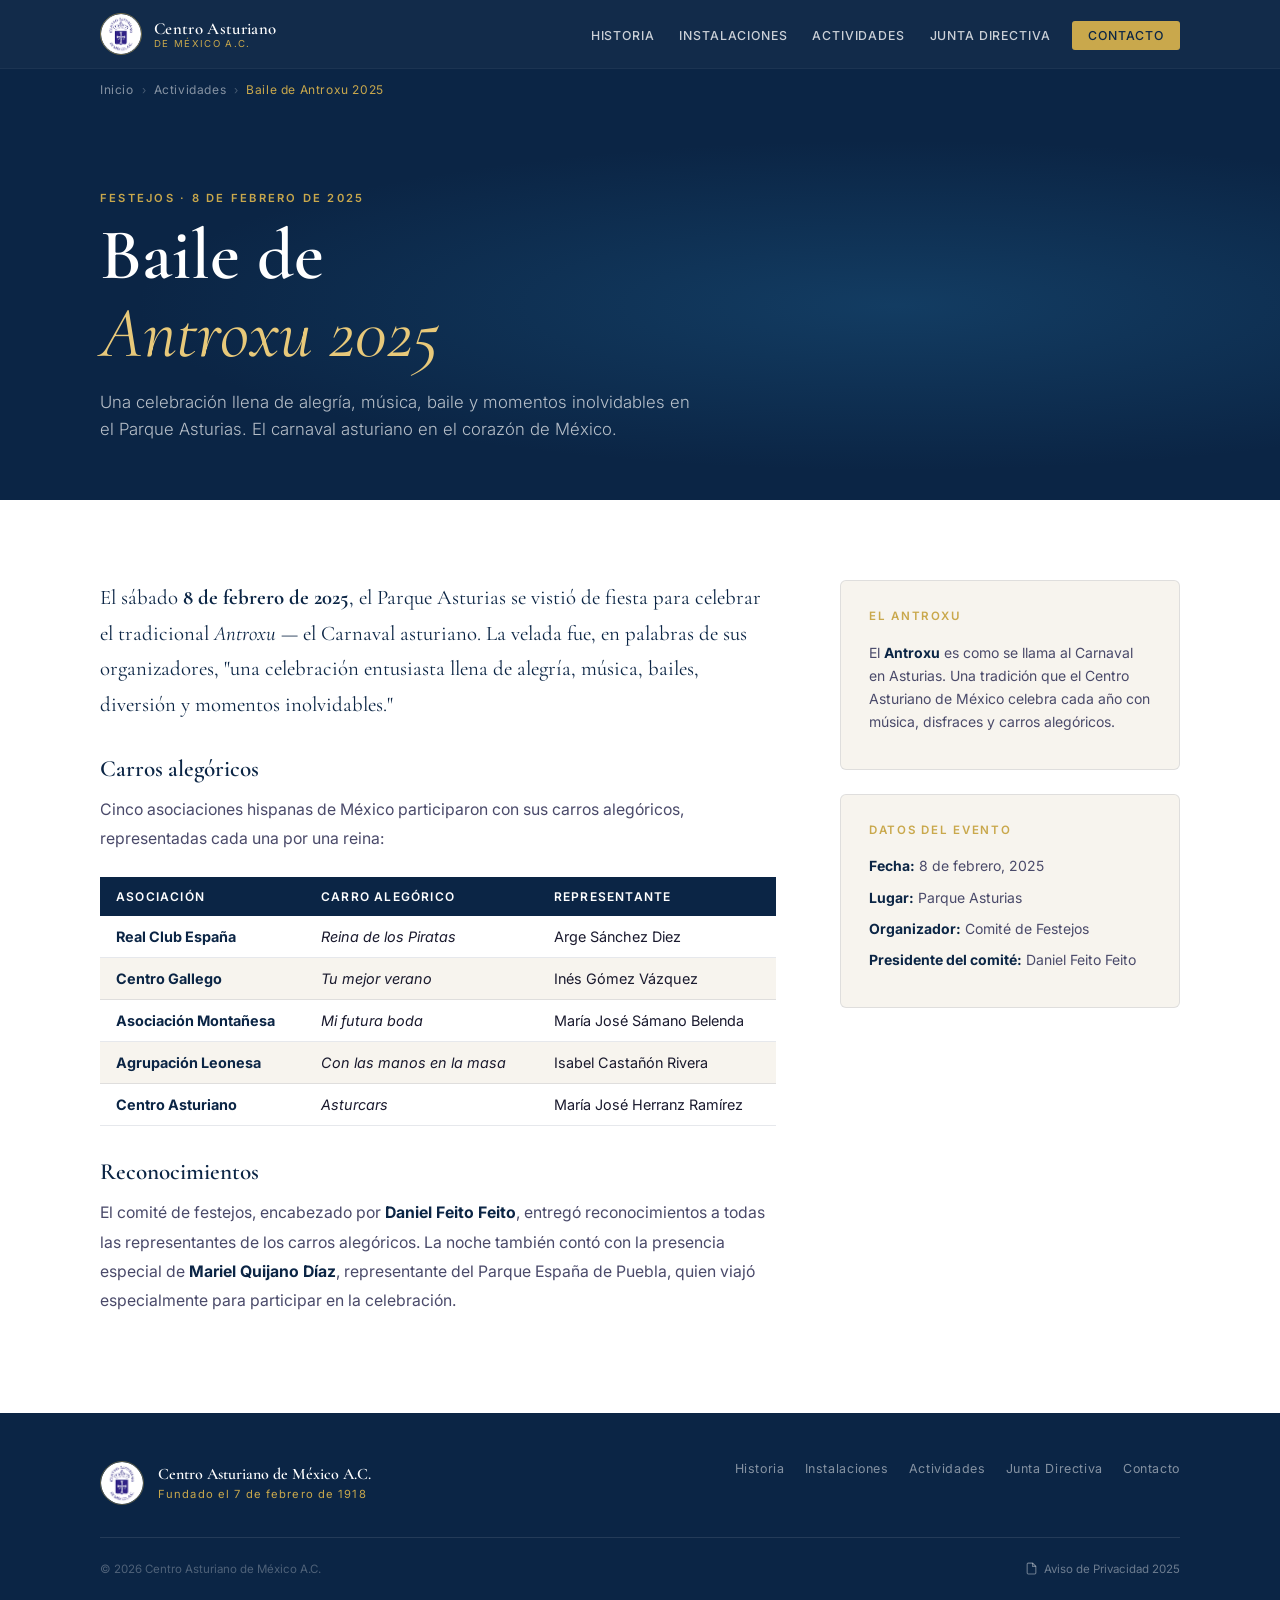
<file: noticias/baile-de-antroxu.html>
<!DOCTYPE html>
<html lang="es">
<head>
  <meta charset="UTF-8" /><meta name="viewport" content="width=device-width, initial-scale=1.0" />
  <title>Baile de Antroxu 2025 — Centro Asturiano de México A.C.</title>
  <link rel="preconnect" href="https://fonts.googleapis.com" /><link rel="preconnect" href="https://fonts.gstatic.com" crossorigin />
  <link href="https://fonts.googleapis.com/css2?family=Cormorant+Garamond:ital,wght@0,400;0,600;0,700;1,400;1,600&family=Inter:wght@300;400;500;600&display=swap" rel="stylesheet" />
  <link rel="stylesheet" href="../css/styles.css" />
</head>
<body>
  <nav class="nav scrolled" id="nav">
    <div class="nav__inner">
      <a href="../index.html" class="nav__logo"><img src="../assets/logo.png" alt="Logo" class="nav__logo-badge" /><div class="nav__logo-words"><span class="nav__logo-text">Centro Asturiano</span><span class="nav__logo-sub">de México A.C.</span></div></a>
      <button class="nav__toggle" id="navToggle" aria-label="Abrir menú"><span></span><span></span><span></span></button>
      <ul class="nav__links" id="navLinks">
        <li><a href="../historia.html" class="nav__link">Historia</a></li>
        <li><a href="../index.html#instalaciones" class="nav__link">Instalaciones</a></li>
        <li><a href="../index.html#actividades" class="nav__link">Actividades</a></li>
        <li><a href="../junta-directiva.html" class="nav__link">Junta Directiva</a></li>
        <li><a href="../index.html#contacto" class="nav__link nav__link--cta">Contacto</a></li>
      </ul>
    </div>
  </nav>
  <div class="breadcrumb"><div class="container"><div class="breadcrumb__inner">
    <a href="../index.html">Inicio</a><span class="breadcrumb__sep">›</span>
    <a href="../index.html#actividades">Actividades</a><span class="breadcrumb__sep">›</span>
    <span class="breadcrumb__current">Baile de Antroxu 2025</span>
  </div></div></div>

  <section class="page-hero">
    <div class="container page-hero__inner">
      <span class="page-hero__tag">Festejos · 8 de febrero de 2025</span>
      <h1 class="page-hero__title">Baile de<br /><em>Antroxu 2025</em></h1>
      <p class="page-hero__subtitle">Una celebración llena de alegría, música, baile y momentos inolvidables en el Parque Asturias. El carnaval asturiano en el corazón de México.</p>
    </div>
  </section>

  <section class="article-body">
    <div class="container">
      <div class="article-layout">
        <article class="article-content">
          <p class="lead reveal">El sábado <strong>8 de febrero de 2025</strong>, el Parque Asturias se vistió de fiesta para celebrar el tradicional <em>Antroxu</em> — el Carnaval asturiano. La velada fue, en palabras de sus organizadores, "una celebración entusiasta llena de alegría, música, bailes, diversión y momentos inolvidables."</p>

          <div class="reveal">
            <h3>Carros alegóricos</h3>
            <p>Cinco asociaciones hispanas de México participaron con sus carros alegóricos, representadas cada una por una reina:</p>
          </div>

          <div class="reveal">
            <table class="results-table">
              <thead><tr><th>Asociación</th><th>Carro alegórico</th><th>Representante</th></tr></thead>
              <tbody>
                <tr><td><strong>Real Club España</strong></td><td><em>Reina de los Piratas</em></td><td>Arge Sánchez Diez</td></tr>
                <tr><td><strong>Centro Gallego</strong></td><td><em>Tu mejor verano</em></td><td>Inés Gómez Vázquez</td></tr>
                <tr><td><strong>Asociación Montañesa</strong></td><td><em>Mi futura boda</em></td><td>María José Sámano Belenda</td></tr>
                <tr><td><strong>Agrupación Leonesa</strong></td><td><em>Con las manos en la masa</em></td><td>Isabel Castañón Rivera</td></tr>
                <tr><td><strong>Centro Asturiano</strong></td><td><em>Asturcars</em></td><td>María José Herranz Ramírez</td></tr>
              </tbody>
            </table>
          </div>

          <div class="reveal">
            <h3>Reconocimientos</h3>
            <p>El comité de festejos, encabezado por <strong>Daniel Feito Feito</strong>, entregó reconocimientos a todas las representantes de los carros alegóricos. La noche también contó con la presencia especial de <strong>Mariel Quijano Díaz</strong>, representante del Parque España de Puebla, quien viajó especialmente para participar en la celebración.</p>
          </div>
        </article>
        <aside class="article-sidebar">
          <div class="sidebar-card reveal">
            <p class="sidebar-card__title">El Antroxu</p>
            <div class="sidebar-card__meta">
              <p>El <strong>Antroxu</strong> es como se llama al Carnaval en Asturias. Una tradición que el Centro Asturiano de México celebra cada año con música, disfraces y carros alegóricos.</p>
            </div>
          </div>
          <div class="sidebar-card reveal">
            <p class="sidebar-card__title">Datos del evento</p>
            <div class="sidebar-card__meta">
              <p><strong>Fecha:</strong> 8 de febrero, 2025</p>
              <p><strong>Lugar:</strong> Parque Asturias</p>
              <p><strong>Organizador:</strong> Comité de Festejos</p>
              <p><strong>Presidente del comité:</strong> Daniel Feito Feito</p>
            </div>
          </div>
        </aside>
      </div>
    </div>
  </section>

  <footer class="footer"><div class="container">
    <div class="footer__inner">
      <div class="footer__brand"><img src="../assets/logo.png" alt="Logo" class="footer__badge" /><div class="footer__brand-words"><p class="footer__name">Centro Asturiano de México A.C.</p><p class="footer__tagline">Fundado el 7 de febrero de 1918</p></div></div>
      <nav class="footer__nav"><a href="../historia.html">Historia</a><a href="../index.html#instalaciones">Instalaciones</a><a href="../index.html#actividades">Actividades</a><a href="../junta-directiva.html">Junta Directiva</a><a href="../index.html#contacto">Contacto</a></nav>
    </div>
    <div class="footer__bottom">
      <p class="footer__copy">© 2026 Centro Asturiano de México A.C.</p>
      <a href="https://www.centroasturianodemexico.com/wp-content/uploads/2025/07/avisodeprivacidad2025.pdf" target="_blank" rel="noopener" class="footer__legal"><svg viewBox="0 0 24 24" fill="none" stroke="currentColor" stroke-width="2"><path d="M14 2H6a2 2 0 00-2 2v16a2 2 0 002 2h12a2 2 0 002-2V8z"/><polyline points="14,2 14,8 20,8"/></svg>Aviso de Privacidad 2025</a>
    </div>
  </div></footer>
  <script src="../js/main.js"></script>
</body>
</html>
</file>
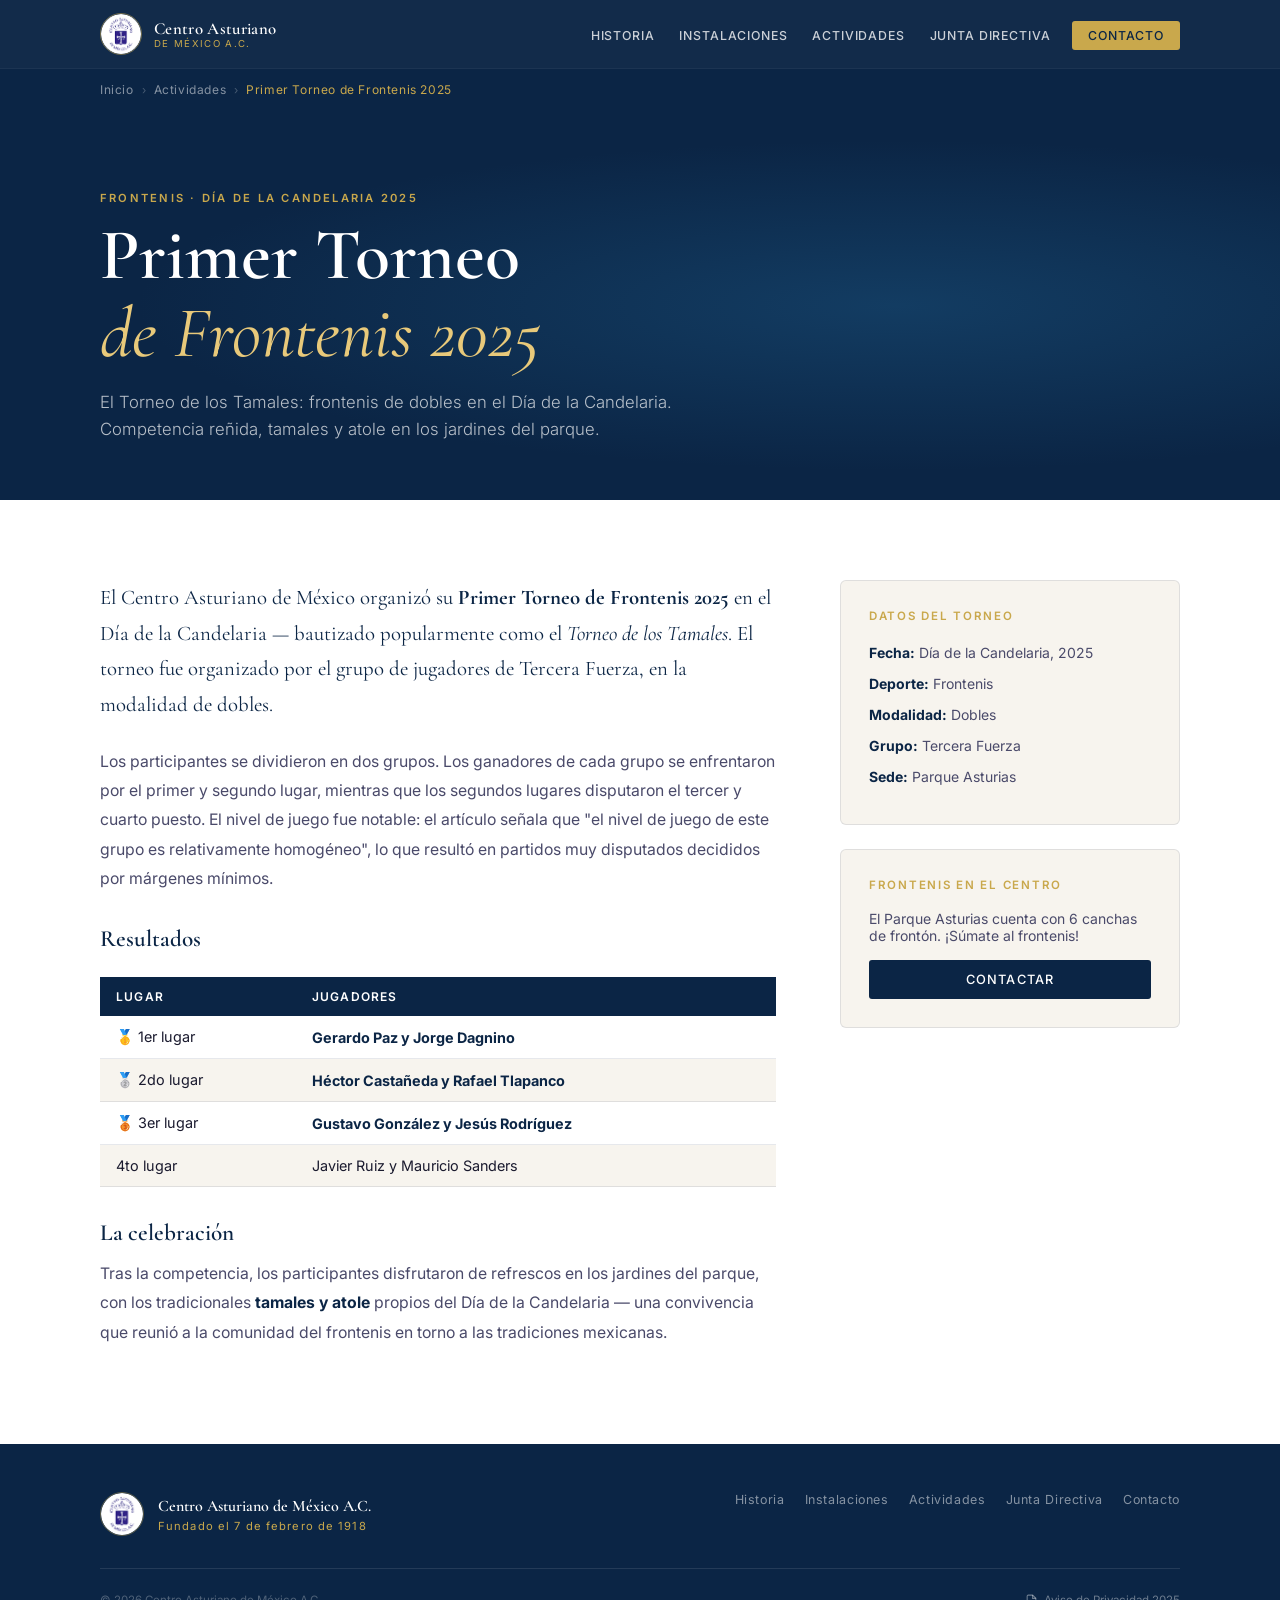
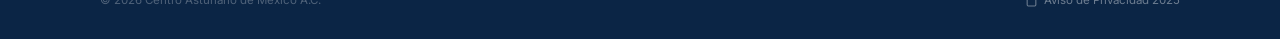
<file: noticias/primer-torneo-frontenis.html>
<!DOCTYPE html>
<html lang="es">
<head>
  <meta charset="UTF-8" /><meta name="viewport" content="width=device-width, initial-scale=1.0" />
  <title>Primer Torneo de Frontenis 2025 — Centro Asturiano de México A.C.</title>
  <link rel="preconnect" href="https://fonts.googleapis.com" /><link rel="preconnect" href="https://fonts.gstatic.com" crossorigin />
  <link href="https://fonts.googleapis.com/css2?family=Cormorant+Garamond:ital,wght@0,400;0,600;0,700;1,400;1,600&family=Inter:wght@300;400;500;600&display=swap" rel="stylesheet" />
  <link rel="stylesheet" href="../css/styles.css" />
</head>
<body>
  <nav class="nav scrolled" id="nav">
    <div class="nav__inner">
      <a href="../index.html" class="nav__logo"><img src="../assets/logo.png" alt="Logo" class="nav__logo-badge" /><div class="nav__logo-words"><span class="nav__logo-text">Centro Asturiano</span><span class="nav__logo-sub">de México A.C.</span></div></a>
      <button class="nav__toggle" id="navToggle" aria-label="Abrir menú"><span></span><span></span><span></span></button>
      <ul class="nav__links" id="navLinks">
        <li><a href="../historia.html" class="nav__link">Historia</a></li>
        <li><a href="../index.html#instalaciones" class="nav__link">Instalaciones</a></li>
        <li><a href="../index.html#actividades" class="nav__link">Actividades</a></li>
        <li><a href="../junta-directiva.html" class="nav__link">Junta Directiva</a></li>
        <li><a href="../index.html#contacto" class="nav__link nav__link--cta">Contacto</a></li>
      </ul>
    </div>
  </nav>
  <div class="breadcrumb"><div class="container"><div class="breadcrumb__inner">
    <a href="../index.html">Inicio</a><span class="breadcrumb__sep">›</span>
    <a href="../index.html#actividades">Actividades</a><span class="breadcrumb__sep">›</span>
    <span class="breadcrumb__current">Primer Torneo de Frontenis 2025</span>
  </div></div></div>

  <section class="page-hero">
    <div class="container page-hero__inner">
      <span class="page-hero__tag">Frontenis · Día de la Candelaria 2025</span>
      <h1 class="page-hero__title">Primer Torneo<br /><em>de Frontenis 2025</em></h1>
      <p class="page-hero__subtitle">El Torneo de los Tamales: frontenis de dobles en el Día de la Candelaria. Competencia reñida, tamales y atole en los jardines del parque.</p>
    </div>
  </section>

  <section class="article-body">
    <div class="container">
      <div class="article-layout">
        <article class="article-content">
          <p class="lead reveal">El Centro Asturiano de México organizó su <strong>Primer Torneo de Frontenis 2025</strong> en el Día de la Candelaria — bautizado popularmente como el <em>Torneo de los Tamales</em>. El torneo fue organizado por el grupo de jugadores de Tercera Fuerza, en la modalidad de dobles.</p>
          <div class="reveal">
            <p>Los participantes se dividieron en dos grupos. Los ganadores de cada grupo se enfrentaron por el primer y segundo lugar, mientras que los segundos lugares disputaron el tercer y cuarto puesto. El nivel de juego fue notable: el artículo señala que "el nivel de juego de este grupo es relativamente homogéneo", lo que resultó en partidos muy disputados decididos por márgenes mínimos.</p>
          </div>
          <div class="reveal">
            <h3>Resultados</h3>
            <table class="results-table">
              <thead><tr><th>Lugar</th><th>Jugadores</th></tr></thead>
              <tbody>
                <tr><td>🥇 1er lugar</td><td><strong>Gerardo Paz y Jorge Dagnino</strong></td></tr>
                <tr><td>🥈 2do lugar</td><td><strong>Héctor Castañeda y Rafael Tlapanco</strong></td></tr>
                <tr><td>🥉 3er lugar</td><td><strong>Gustavo González y Jesús Rodríguez</strong></td></tr>
                <tr><td>4to lugar</td><td>Javier Ruiz y Mauricio Sanders</td></tr>
              </tbody>
            </table>
          </div>
          <div class="reveal">
            <h3>La celebración</h3>
            <p>Tras la competencia, los participantes disfrutaron de refrescos en los jardines del parque, con los tradicionales <strong>tamales y atole</strong> propios del Día de la Candelaria — una convivencia que reunió a la comunidad del frontenis en torno a las tradiciones mexicanas.</p>
          </div>
        </article>
        <aside class="article-sidebar">
          <div class="sidebar-card reveal">
            <p class="sidebar-card__title">Datos del torneo</p>
            <div class="sidebar-card__meta">
              <p><strong>Fecha:</strong> Día de la Candelaria, 2025</p>
              <p><strong>Deporte:</strong> Frontenis</p>
              <p><strong>Modalidad:</strong> Dobles</p>
              <p><strong>Grupo:</strong> Tercera Fuerza</p>
              <p><strong>Sede:</strong> Parque Asturias</p>
            </div>
          </div>
          <div class="sidebar-card reveal">
            <p class="sidebar-card__title">Frontenis en el Centro</p>
            <p style="font-size:0.875rem;color:var(--ink-light);margin-bottom:1rem;">El Parque Asturias cuenta con 6 canchas de frontón. ¡Súmate al frontenis!</p>
            <a href="../index.html#contacto" class="btn btn--navy" style="width:100%;justify-content:center;font-size:0.8rem;">Contactar</a>
          </div>
        </aside>
      </div>
    </div>
  </section>

  <footer class="footer"><div class="container">
    <div class="footer__inner">
      <div class="footer__brand"><img src="../assets/logo.png" alt="Logo" class="footer__badge" /><div class="footer__brand-words"><p class="footer__name">Centro Asturiano de México A.C.</p><p class="footer__tagline">Fundado el 7 de febrero de 1918</p></div></div>
      <nav class="footer__nav"><a href="../historia.html">Historia</a><a href="../index.html#instalaciones">Instalaciones</a><a href="../index.html#actividades">Actividades</a><a href="../junta-directiva.html">Junta Directiva</a><a href="../index.html#contacto">Contacto</a></nav>
    </div>
    <div class="footer__bottom">
      <p class="footer__copy">© 2026 Centro Asturiano de México A.C.</p>
      <a href="https://www.centroasturianodemexico.com/wp-content/uploads/2025/07/avisodeprivacidad2025.pdf" target="_blank" rel="noopener" class="footer__legal"><svg viewBox="0 0 24 24" fill="none" stroke="currentColor" stroke-width="2"><path d="M14 2H6a2 2 0 00-2 2v16a2 2 0 002 2h12a2 2 0 002-2V8z"/><polyline points="14,2 14,8 20,8"/></svg>Aviso de Privacidad 2025</a>
    </div>
  </div></footer>
  <script src="../js/main.js"></script>
</body>
</html>
</file>
<file: css/styles.css>
/* ═══════════════════════════════════════════
   CENTRO ASTURIANO DE MÉXICO — DESIGN SYSTEM
   ═══════════════════════════════════════════ */

/* ─── TOKENS ─────────────────────────────── */
:root {
  --navy:        #0B2545;
  --navy-mid:    #1E5F8E;
  --navy-light:  #2A7AB5;
  --gold:        #C9A84C;
  --gold-light:  #E8C97A;
  --gold-pale:   #F5EDD3;
  --cream:       #F7F4EE;
  --cream-dark:  #EDE9E0;
  --white:       #FFFFFF;
  --ink:         #1A1A2E;
  --ink-light:   #4A4A6A;
  --border:      rgba(11, 37, 69, 0.10);
  --border-gold: rgba(201, 168, 76, 0.25);

  --font-serif: 'Cormorant Garamond', Georgia, serif;
  --font-sans:  'Inter', system-ui, sans-serif;

  --max-w: 1160px;
  --gap:   clamp(1.5rem, 4vw, 3rem);
  --ease-out: cubic-bezier(0.22, 1, 0.36, 1);

  --radius-sm: 3px;
  --radius:    6px;
  --shadow:    0 4px 24px rgba(11,37,69,0.10);
  --shadow-lg: 0 12px 48px rgba(11,37,69,0.15);
}

/* ─── RESET & BASE ───────────────────────── */
*, *::before, *::after { box-sizing: border-box; margin: 0; padding: 0; }
html { scroll-behavior: smooth; font-size: 16px; }
body { font-family: var(--font-sans); color: var(--ink); background: var(--white); -webkit-font-smoothing: antialiased; overflow-x: hidden; }
img { display: block; max-width: 100%; }
address { font-style: normal; }
a { color: inherit; text-decoration: none; }
.container { width: 100%; max-width: var(--max-w); margin-inline: auto; padding-inline: clamp(1.25rem, 5vw, 2.5rem); }
.hide-mobile { display: inline; }

/* ─── SCROLL REVEAL ──────────────────────── */
.reveal { opacity: 0; transform: translateY(28px); transition: opacity 0.65s var(--ease-out), transform 0.65s var(--ease-out); }
.reveal.visible { opacity: 1; transform: none; }
.reveal:nth-child(2) { transition-delay: 0.07s; }
.reveal:nth-child(3) { transition-delay: 0.14s; }
.reveal:nth-child(4) { transition-delay: 0.21s; }
.reveal:nth-child(5) { transition-delay: 0.28s; }

/* ─── BUTTONS ────────────────────────────── */
.btn { display: inline-flex; align-items: center; gap: 0.5rem; padding: 0.75rem 1.75rem; border-radius: var(--radius-sm); font-family: var(--font-sans); font-size: 0.8rem; font-weight: 500; letter-spacing: 0.08em; text-transform: uppercase; cursor: pointer; border: none; transition: background 0.25s, color 0.25s, transform 0.2s, box-shadow 0.25s; }
.btn:hover { transform: translateY(-1px); box-shadow: var(--shadow); }
.btn--gold { background: var(--gold); color: var(--navy); }
.btn--gold:hover { background: var(--gold-light); }
.btn--navy { background: var(--navy); color: var(--white); }
.btn--navy:hover { background: #0d3060; }
.btn--outline { background: transparent; color: var(--white); border: 1.5px solid rgba(255,255,255,0.45); }
.btn--outline:hover { background: rgba(255,255,255,0.1); border-color: var(--white); }
.btn--outline-navy { background: transparent; color: var(--navy); border: 1.5px solid var(--navy); }
.btn--outline-navy:hover { background: var(--navy); color: var(--white); }

/* ─── NAVIGATION ─────────────────────────── */
.nav { position: fixed; top: 0; left: 0; right: 0; z-index: 100; transition: background 0.4s, box-shadow 0.4s, backdrop-filter 0.4s; }
.nav.scrolled { background: rgba(11,37,69,0.97); backdrop-filter: blur(14px); box-shadow: 0 1px 0 rgba(255,255,255,0.07); }
.nav__inner { max-width: var(--max-w); margin-inline: auto; padding-inline: clamp(1.25rem,5vw,2.5rem); height: 68px; display: flex; align-items: center; justify-content: space-between; }
.nav__logo { display: flex; align-items: center; gap: 0.75rem; }
.nav__logo-badge { width: 42px; height: 42px; border-radius: 50%; object-fit: cover; border: 1.5px solid rgba(201,168,76,0.5); flex-shrink: 0; }
.nav__logo-words { display: flex; flex-direction: column; line-height: 1.15; }
.nav__logo-text { font-family: var(--font-serif); font-size: 1.05rem; font-weight: 600; color: var(--white); letter-spacing: 0.02em; }
.nav__logo-sub { font-size: 0.6rem; font-weight: 400; color: var(--gold); letter-spacing: 0.14em; text-transform: uppercase; }
.nav__links { display: flex; align-items: center; gap: 0.15rem; list-style: none; }
.nav__link { font-size: 0.77rem; font-weight: 500; letter-spacing: 0.07em; text-transform: uppercase; color: rgba(255,255,255,0.78); padding: 0.5rem 0.7rem; border-radius: var(--radius-sm); transition: color 0.2s, background 0.2s; }
.nav__link:hover { color: var(--white); background: rgba(255,255,255,0.08); }
.nav__link--cta { background: var(--gold); color: var(--navy) !important; padding: 0.45rem 1rem; margin-left: 0.5rem; }
.nav__link--cta:hover { background: var(--gold-light); }
.nav__toggle { display: none; flex-direction: column; gap: 5px; background: none; border: none; cursor: pointer; padding: 4px; }
.nav__toggle span { display: block; width: 24px; height: 2px; background: var(--white); border-radius: 2px; transition: transform 0.3s, opacity 0.3s; }
.nav__toggle.open span:nth-child(1) { transform: translateY(7px) rotate(45deg); }
.nav__toggle.open span:nth-child(2) { opacity: 0; }
.nav__toggle.open span:nth-child(3) { transform: translateY(-7px) rotate(-45deg); }

/* ─── BREADCRUMB ─────────────────────────── */
.breadcrumb { background: var(--navy); padding: 0.875rem 0; margin-top: 68px; }
.breadcrumb__inner { display: flex; align-items: center; gap: 0.5rem; }
.breadcrumb a { font-size: 0.75rem; color: rgba(255,255,255,0.5); letter-spacing: 0.05em; transition: color 0.2s; }
.breadcrumb a:hover { color: var(--gold); }
.breadcrumb__sep { color: rgba(255,255,255,0.25); font-size: 0.7rem; }
.breadcrumb__current { font-size: 0.75rem; color: var(--gold); letter-spacing: 0.05em; }

/* ─── HERO ───────────────────────────────── */
.hero { position: relative; min-height: 100svh; display: flex; align-items: center; justify-content: center; overflow: hidden; }
.hero__bg { position: absolute; inset: 0; background: radial-gradient(ellipse at 60% 40%, #1E5F8E 0%, transparent 60%), radial-gradient(ellipse at 20% 70%, #0B2545 0%, transparent 70%), linear-gradient(135deg, #0B2545 0%, #0d3060 40%, #1a4a7a 70%, #0B2545 100%); }
.hero__bg::after { content: ''; position: absolute; inset: 0; background-image: url("data:image/svg+xml,%3Csvg width='60' height='60' viewBox='0 0 60 60' xmlns='http://www.w3.org/2000/svg'%3E%3Cg fill='none' fill-rule='evenodd'%3E%3Cg fill='%23ffffff' fill-opacity='0.018'%3E%3Cpath d='M36 34v-4h-2v4h-4v2h4v4h2v-4h4v-2h-4zm0-30V0h-2v4h-4v2h4v4h2V6h4V4h-4zM6 34v-4H4v4H0v2h4v4h2v-4h4v-2H6zM6 4V0H4v4H0v2h4v4h2V6h4V4H6z'/%3E%3C/g%3E%3C/g%3E%3C/svg%3E"); }
.hero__overlay { position: absolute; inset: 0; background: linear-gradient(to bottom, rgba(11,37,69,0.15) 0%, rgba(11,37,69,0.55) 100%); }
.hero__content { position: relative; z-index: 1; text-align: center; padding: 8rem 1.5rem 6rem; max-width: 880px; }
.hero__badge { width: 100px; height: 100px; border-radius: 50%; object-fit: cover; margin: 0 auto 1.75rem; border: 2px solid rgba(201,168,76,0.5); box-shadow: 0 8px 32px rgba(0,0,0,0.35); }
.hero__est { font-size: 0.72rem; font-weight: 500; letter-spacing: 0.22em; text-transform: uppercase; color: var(--gold); margin-bottom: 1.25rem; display: flex; align-items: center; justify-content: center; gap: 0.75rem; }
.hero__est::before, .hero__est::after { content: ''; display: block; width: 32px; height: 1px; background: var(--gold); opacity: 0.6; }
.hero__title { font-family: var(--font-serif); font-size: clamp(3rem,9vw,7rem); font-weight: 600; line-height: 1.05; color: var(--white); margin-bottom: 1.5rem; letter-spacing: -0.01em; }
.hero__title em { font-style: italic; color: var(--gold-light); font-weight: 400; }
.hero__subtitle { font-size: clamp(1rem,2vw,1.2rem); font-weight: 300; line-height: 1.7; color: rgba(255,255,255,0.8); margin-bottom: 2.5rem; max-width: 600px; margin-inline: auto; }
.hero__actions { display: flex; gap: 1rem; justify-content: center; flex-wrap: wrap; }
.hero__scroll { position: absolute; bottom: 2rem; left: 50%; transform: translateX(-50%); color: rgba(255,255,255,0.45); animation: bounce 2.4s ease-in-out infinite; z-index: 1; transition: color 0.2s; }
.hero__scroll:hover { color: var(--gold); }
@keyframes bounce { 0%,100%{transform:translateX(-50%) translateY(0)} 50%{transform:translateX(-50%) translateY(6px)} }

/* ─── PAGE HERO (interior pages) ─────────── */
.page-hero { background: var(--navy); padding: 5rem 0 3.5rem; position: relative; overflow: hidden; }
.page-hero::before { content: ''; position: absolute; inset: 0; background: radial-gradient(ellipse at 70% 50%, rgba(30,95,142,0.4) 0%, transparent 60%); pointer-events: none; }
.page-hero__inner { position: relative; z-index: 1; }
.page-hero__tag { font-size: 0.7rem; font-weight: 600; letter-spacing: 0.2em; text-transform: uppercase; color: var(--gold); margin-bottom: 0.75rem; display: block; }
.page-hero__title { font-family: var(--font-serif); font-size: clamp(2.5rem,6vw,4.5rem); font-weight: 600; color: var(--white); line-height: 1.08; }
.page-hero__title em { font-style: italic; color: var(--gold-light); font-weight: 400; }
.page-hero__subtitle { font-size: 1.05rem; color: rgba(255,255,255,0.7); margin-top: 1rem; max-width: 600px; line-height: 1.65; font-weight: 300; }

/* ─── STATS STRIP ────────────────────────── */
.stats { background: var(--navy); padding: 3rem 0; }
.stats__grid { display: grid; grid-template-columns: repeat(4,1fr); gap: 1px; background: rgba(255,255,255,0.1); }
.stat { background: var(--navy); padding: 2rem 1.5rem; text-align: center; }
.stat__number { display: block; font-family: var(--font-serif); font-size: clamp(2rem,5vw,3.5rem); font-weight: 600; color: var(--gold); line-height: 1; margin-bottom: 0.5rem; }
.stat__label { font-size: 0.72rem; letter-spacing: 0.12em; text-transform: uppercase; color: rgba(255,255,255,0.5); }

/* ─── SECTIONS (shared) ──────────────────── */
.section { padding: clamp(4rem,10vw,8rem) 0; }
.section--cream { background: var(--cream); }
.section--navy { background: var(--navy); }
.section__header { text-align: center; margin-bottom: clamp(2.5rem,6vw,4.5rem); }
.section__tag { display: inline-block; font-size: 0.7rem; font-weight: 600; letter-spacing: 0.2em; text-transform: uppercase; color: var(--gold); margin-bottom: 0.875rem; }
.section__title { font-family: var(--font-serif); font-size: clamp(2.25rem,5vw,3.75rem); font-weight: 600; line-height: 1.1; color: var(--navy); }
.section__title em { font-style: italic; font-weight: 400; color: var(--navy-mid); }
.section--navy .section__title { color: var(--white); }
.section--navy .section__title em { color: var(--gold-light); }

/* ─── HISTORIA ───────────────────────────── */
.historia__layout { display: grid; grid-template-columns: 1fr 1fr; gap: var(--gap); align-items: start; }
.historia__text .lead { font-family: var(--font-serif); font-size: clamp(1.1rem,2vw,1.3rem); line-height: 1.72; color: var(--navy); margin-bottom: 1.25rem; }
.historia__text p { font-size: 0.9875rem; line-height: 1.82; color: var(--ink-light); margin-bottom: 1rem; }
.historia__text strong { color: var(--navy); }
.historia__cta { margin-top: 2rem; }

/* Timeline */
.timeline { position: relative; padding-left: 2rem; }
.timeline::before { content: ''; position: absolute; left: 0.45rem; top: 0.5rem; bottom: 0.5rem; width: 1px; background: linear-gradient(to bottom, var(--gold), transparent); }
.timeline__item { position: relative; margin-bottom: 2rem; padding-left: 1rem; }
.timeline__item::before { content: ''; position: absolute; left: -1.6rem; top: 0.35rem; width: 9px; height: 9px; border-radius: 50%; background: var(--gold); border: 2.5px solid var(--white); box-shadow: 0 0 0 2px var(--gold); }
.timeline__year { font-family: var(--font-serif); font-size: 1.5rem; font-weight: 600; color: var(--navy); line-height: 1; margin-bottom: 0.2rem; }
.timeline__content strong { font-size: 0.85rem; font-weight: 600; letter-spacing: 0.04em; color: var(--navy); }
.timeline__content p { font-size: 0.875rem; line-height: 1.62; color: var(--ink-light); margin-top: 0.2rem; }

/* Full Historia Page */
.historia-page { padding: clamp(3rem,7vw,6rem) 0; }
.historia-page__intro { max-width: 760px; margin-bottom: 3rem; }
.historia-page__intro .lead { font-family: var(--font-serif); font-size: clamp(1.15rem,2.5vw,1.4rem); line-height: 1.72; color: var(--navy); margin-bottom: 1.25rem; }
.historia-page__intro p { font-size: 0.9875rem; line-height: 1.82; color: var(--ink-light); margin-bottom: 1rem; }

/* Accordion / Collapsible */
.accordion { margin: 2rem 0; }
.accordion__item { border: 1px solid var(--border); border-radius: var(--radius-sm); margin-bottom: 0.5rem; overflow: hidden; }
.accordion__trigger { width: 100%; background: var(--cream); border: none; padding: 1.1rem 1.5rem; display: flex; align-items: center; justify-content: space-between; cursor: pointer; font-family: var(--font-sans); font-size: 0.875rem; font-weight: 600; color: var(--navy); letter-spacing: 0.03em; transition: background 0.2s; text-align: left; gap: 1rem; }
.accordion__trigger:hover { background: var(--cream-dark); }
.accordion__trigger.open { background: var(--navy); color: var(--white); }
.accordion__icon { width: 20px; height: 20px; flex-shrink: 0; transition: transform 0.35s; }
.accordion__trigger.open .accordion__icon { transform: rotate(180deg); }
.accordion__body { max-height: 0; overflow: hidden; transition: max-height 0.5s var(--ease-out); }
.accordion__body.open { max-height: 2000px; }
.accordion__content { padding: 1.5rem; font-size: 0.9375rem; line-height: 1.8; color: var(--ink-light); border-top: 1px solid var(--border); }
.accordion__content p { margin-bottom: 0.75rem; }
.accordion__content p:last-child { margin-bottom: 0; }

/* Letter Expand */
.letter-card { background: var(--gold-pale); border: 1px solid var(--border-gold); border-left: 4px solid var(--gold); border-radius: var(--radius-sm); padding: 1.5rem 1.75rem; margin: 1.5rem 0; }
.letter-card__label { font-size: 0.7rem; font-weight: 600; letter-spacing: 0.16em; text-transform: uppercase; color: var(--gold); margin-bottom: 0.75rem; }
.letter-card__text { font-family: var(--font-serif); font-size: 1.05rem; font-style: italic; line-height: 1.78; color: var(--navy); }
.letter-card__sig { font-size: 0.8rem; color: var(--ink-light); margin-top: 1rem; padding-top: 0.75rem; border-top: 1px solid var(--border-gold); }

/* Era sections */
.era { margin-bottom: 3.5rem; }
.era__header { display: flex; align-items: center; gap: 1.25rem; margin-bottom: 1.5rem; }
.era__year-badge { font-family: var(--font-serif); font-size: 2rem; font-weight: 700; color: var(--white); background: var(--navy); padding: 0.5rem 1.1rem; border-radius: var(--radius-sm); line-height: 1; flex-shrink: 0; }
.era__title { font-family: var(--font-serif); font-size: 1.6rem; font-weight: 600; color: var(--navy); }
.era__body { font-size: 0.9875rem; line-height: 1.82; color: var(--ink-light); }
.era__body p { margin-bottom: 1rem; }
.era__body strong { color: var(--navy); }

/* Team roster */
.roster { display: grid; grid-template-columns: repeat(auto-fill, minmax(180px,1fr)); gap: 1rem; margin: 1.25rem 0; }
.roster__group h4 { font-size: 0.72rem; font-weight: 600; letter-spacing: 0.12em; text-transform: uppercase; color: var(--gold); margin-bottom: 0.5rem; }
.roster__group ul { list-style: none; }
.roster__group li { font-size: 0.875rem; color: var(--ink-light); line-height: 1.7; padding-left: 0.75rem; position: relative; }
.roster__group li::before { content: '—'; position: absolute; left: 0; color: var(--gold); opacity: 0.6; }

/* ─── INSTALACIONES ──────────────────────── */
.instalaciones__grid { display: grid; grid-template-columns: repeat(2,1fr); gap: 1.5px; background: var(--border); border: 1.5px solid var(--border); }
.instalacion-card { background: var(--white); padding: 2.5rem; transition: background 0.3s; position: relative; overflow: hidden; cursor: pointer; display: block; }
.instalacion-card::before { content: ''; position: absolute; bottom: 0; left: 0; right: 0; height: 3px; background: var(--gold); transform: scaleX(0); transform-origin: left; transition: transform 0.35s var(--ease-out); }
.instalacion-card:hover::before { transform: scaleX(1); }
.instalacion-card:hover { background: #fdfcf9; }
.instalacion-card__icon { width: 44px; height: 44px; color: var(--gold); margin-bottom: 1.1rem; }
.instalacion-card__title { font-family: var(--font-serif); font-size: 1.5rem; font-weight: 600; color: var(--navy); margin-bottom: 0.65rem; }
.instalacion-card__desc { font-size: 0.9rem; line-height: 1.7; color: var(--ink-light); margin-bottom: 1.1rem; }
.instalacion-card__address { font-size: 0.8rem; color: var(--ink-light); display: flex; gap: 0.4rem; align-items: flex-start; margin-bottom: 0.45rem; }
.instalacion-card__address svg { flex-shrink: 0; margin-top: 1px; color: var(--gold); }
.instalacion-card__phone { font-size: 0.8rem; color: var(--navy-mid); font-weight: 500; padding-left: 1.3rem; margin-bottom: 1.25rem; }
.instalacion-card__link { font-size: 0.78rem; font-weight: 600; letter-spacing: 0.08em; text-transform: uppercase; color: var(--navy-mid); display: flex; align-items: center; gap: 0.4rem; transition: color 0.2s; }
.instalacion-card__link:hover { color: var(--gold); }
.instalacion-card__link svg { transition: transform 0.2s; }
.instalacion-card:hover .instalacion-card__link svg { transform: translateX(3px); }

/* Facility detail page */
.facility-hero { background: var(--navy); }
.facility-content { padding: clamp(3rem,7vw,5.5rem) 0; }
.facility-layout { display: grid; grid-template-columns: 1fr 1fr; gap: clamp(2rem,5vw,4rem); align-items: start; }
.facility-text h2 { font-family: var(--font-serif); font-size: 1.75rem; font-weight: 600; color: var(--navy); margin-bottom: 1rem; }
.facility-text p { font-size: 0.9875rem; line-height: 1.82; color: var(--ink-light); margin-bottom: 1rem; }
.facility-text strong { color: var(--navy); }

.facility-features { background: var(--cream); padding: clamp(2.5rem,6vw,4.5rem) 0; }
.features-grid { display: grid; grid-template-columns: repeat(auto-fill, minmax(220px,1fr)); gap: 1.5rem; }
.feature-item { display: flex; flex-direction: column; gap: 0.35rem; padding: 1.5rem; background: var(--white); border-radius: var(--radius-sm); border: 1px solid var(--border); }
.feature-item__icon { font-size: 1.5rem; color: var(--gold); }
.feature-item__title { font-size: 0.875rem; font-weight: 600; color: var(--navy); }
.feature-item__text { font-size: 0.825rem; color: var(--ink-light); line-height: 1.6; }

.facility-list { list-style: none; }
.facility-list li { padding: 0.6rem 0; border-bottom: 1px solid var(--border); font-size: 0.9rem; color: var(--ink-light); line-height: 1.5; display: flex; gap: 0.75rem; align-items: flex-start; }
.facility-list li:last-child { border-bottom: none; }
.facility-list li::before { content: ''; width: 5px; height: 5px; border-radius: 50%; background: var(--gold); margin-top: 0.55rem; flex-shrink: 0; }

/* Media widgets */
.media-section { padding: clamp(2.5rem,6vw,4rem) 0; }
.media-grid { display: grid; grid-template-columns: 1fr 1fr; gap: 2rem; }
.widget-card { background: var(--cream); border-radius: var(--radius); overflow: hidden; border: 1px solid var(--border); }
.widget-card__header { padding: 1rem 1.5rem; background: var(--navy); }
.widget-card__title { font-size: 0.78rem; font-weight: 600; letter-spacing: 0.1em; text-transform: uppercase; color: var(--gold); display: flex; align-items: center; gap: 0.5rem; }
.widget-card__title svg { width: 16px; height: 16px; }
.widget-card__body { padding: 0; }
.widget-card__body iframe { width: 100%; display: block; border: none; }
.widget-card__body--padded { padding: 1.5rem; }
.map-frame { width: 100%; height: 300px; border: none; display: block; }
.video-frame { width: 100%; aspect-ratio: 16/9; border: none; display: block; }

/* YouTube Channel Card (fallback) */
.yt-channel-card { background: var(--navy); color: var(--white); padding: 2.5rem; border-radius: var(--radius); display: flex; flex-direction: column; align-items: center; gap: 1rem; text-align: center; }
.yt-channel-card__icon { width: 56px; height: 56px; color: #FF0000; }
.yt-channel-card__name { font-family: var(--font-serif); font-size: 1.35rem; font-weight: 600; color: var(--white); }
.yt-channel-card__sub { font-size: 0.85rem; color: rgba(255,255,255,0.6); }

/* ─── ACTIVIDADES ────────────────────────── */
.actividades__tabs { display: flex; justify-content: center; gap: 0.5rem; margin-bottom: 2.5rem; flex-wrap: wrap; }
.tab-btn { font-size: 0.78rem; font-weight: 500; letter-spacing: 0.1em; text-transform: uppercase; padding: 0.55rem 1.4rem; border-radius: var(--radius-sm); border: 1.5px solid rgba(255,255,255,0.2); background: transparent; color: rgba(255,255,255,0.5); cursor: pointer; transition: all 0.25s; }
.tab-btn:hover { border-color: var(--gold); color: var(--gold); }
.tab-btn--active { background: var(--gold); border-color: var(--gold); color: var(--navy); }
.tab-panel { display: none; }
.tab-panel--active { display: block; }
.actividades__grid { display: flex; flex-wrap: wrap; gap: 0.75rem; justify-content: center; }
.actividad-pill { font-size: 0.8rem; font-weight: 500; letter-spacing: 0.06em; text-transform: uppercase; color: rgba(255,255,255,0.72); border: 1px solid rgba(255,255,255,0.14); padding: 0.5rem 1.1rem; border-radius: var(--radius-sm); transition: all 0.2s; }
.actividad-pill:hover { color: var(--gold); border-color: var(--gold); }
.actividad-card { background: rgba(255,255,255,0.055); border: 1px solid rgba(255,255,255,0.09); padding: 1.75rem; border-radius: var(--radius-sm); flex: 1; min-width: 220px; max-width: 290px; transition: background 0.25s; text-decoration: none; display: flex; flex-direction: column; gap: 0.5rem; }
.actividad-card:hover { background: rgba(255,255,255,0.09); }
.actividad-card h4 { font-family: var(--font-serif); font-size: 1.25rem; font-weight: 600; color: var(--gold-light); }
.actividad-card p { font-size: 0.875rem; line-height: 1.65; color: rgba(255,255,255,0.62); }
.actividad-card__link { font-size: 0.75rem; font-weight: 600; letter-spacing: 0.08em; text-transform: uppercase; color: var(--gold); margin-top: auto; padding-top: 0.75rem; display: flex; align-items: center; gap: 0.35rem; }

/* ─── JUNTA DIRECTIVA ────────────────────── */
.junta__grid { display: grid; grid-template-columns: repeat(auto-fill, minmax(230px,1fr)); gap: 1.5px; background: var(--border); border: 1.5px solid var(--border); }
.junta__card { background: var(--white); padding: 1.75rem 1.5rem; display: flex; flex-direction: column; gap: 0.25rem; transition: background 0.25s; }
.junta__card:hover { background: var(--cream); }
.junta__role { font-size: 0.68rem; font-weight: 600; letter-spacing: 0.15em; text-transform: uppercase; color: var(--gold); }
.junta__name { font-family: var(--font-serif); font-size: 1.1rem; font-weight: 600; color: var(--navy); line-height: 1.3; }
.junta__member { font-size: 0.775rem; color: var(--ink-light); }

/* Vocal members grid */
.vocales-section { padding: clamp(2.5rem,5vw,4rem) 0; background: var(--cream); }
.vocales-grid { display: grid; grid-template-columns: repeat(auto-fill, minmax(200px,1fr)); gap: 1rem; }
.vocal-item { background: var(--white); padding: 1.1rem 1.25rem; border-radius: var(--radius-sm); border-left: 3px solid var(--gold); }
.vocal-item__name { font-size: 0.9rem; font-weight: 600; color: var(--navy); line-height: 1.3; }
.vocal-item__member { font-size: 0.75rem; color: var(--ink-light); margin-top: 0.2rem; }

/* Commission PDF link */
.pdf-link { display: inline-flex; align-items: center; gap: 0.65rem; background: var(--navy); color: var(--white); padding: 0.875rem 1.5rem; border-radius: var(--radius-sm); font-size: 0.85rem; font-weight: 500; transition: background 0.25s, transform 0.2s; }
.pdf-link:hover { background: #0d3060; transform: translateY(-1px); }
.pdf-link svg { width: 20px; height: 20px; color: var(--gold); flex-shrink: 0; }

/* ─── CONTACTO ───────────────────────────── */
.contacto__grid { display: grid; grid-template-columns: repeat(3,1fr); gap: 1.5px; background: var(--border); border: 1.5px solid var(--border); margin-bottom: 3rem; }
.contacto__card { background: var(--white); padding: 2.25rem 1.75rem; transition: background 0.25s; }
.contacto__card:hover { background: var(--cream); }
.contacto__card h3 { font-family: var(--font-serif); font-size: 1.3rem; font-weight: 600; color: var(--navy); margin-bottom: 0.875rem; padding-bottom: 0.75rem; border-bottom: 1px solid var(--border); }
.contacto__card address { font-size: 0.875rem; line-height: 1.72; color: var(--ink-light); margin-bottom: 1.1rem; }
.contacto__phones { display: flex; flex-direction: column; gap: 0.3rem; margin-bottom: 1.25rem; }
.contacto__phones a { font-size: 0.85rem; color: var(--navy-mid); font-weight: 500; transition: color 0.2s; }
.contacto__phones a:hover { color: var(--gold); }
.contacto__map { margin-top: 1rem; border-radius: var(--radius-sm); overflow: hidden; border: 1px solid var(--border); }
.contacto__map iframe { width: 100%; height: 180px; border: none; display: block; }
.contacto__social { text-align: center; }
.contacto__social p { font-size: 0.72rem; letter-spacing: 0.14em; text-transform: uppercase; color: var(--ink-light); margin-bottom: 1rem; }
.social__links { display: flex; gap: 1rem; justify-content: center; }
.social__link { display: inline-flex; align-items: center; gap: 0.5rem; font-size: 0.875rem; font-weight: 500; color: var(--navy); border: 1.5px solid var(--border); padding: 0.6rem 1.25rem; border-radius: var(--radius-sm); transition: all 0.25s; }
.social__link:hover { background: var(--navy); color: var(--white); border-color: var(--navy); }
.social__link svg { width: 16px; height: 16px; }

/* ─── ARTICLE PAGES ──────────────────────── */
.article-body { padding: clamp(3rem,7vw,5rem) 0; }
.article-layout { display: grid; grid-template-columns: 1fr 340px; gap: clamp(2rem,5vw,4rem); align-items: start; }
.article-content .lead { font-family: var(--font-serif); font-size: clamp(1.1rem,2vw,1.3rem); line-height: 1.72; color: var(--navy); margin-bottom: 1.5rem; }
.article-content p { font-size: 0.9875rem; line-height: 1.85; color: var(--ink-light); margin-bottom: 1.1rem; }
.article-content h3 { font-family: var(--font-serif); font-size: 1.45rem; font-weight: 600; color: var(--navy); margin: 2rem 0 0.75rem; }
.article-content strong { color: var(--navy); }

/* Results tables */
.results-table { width: 100%; border-collapse: collapse; margin: 1.5rem 0; }
.results-table th { background: var(--navy); color: var(--white); font-size: 0.75rem; font-weight: 600; letter-spacing: 0.1em; text-transform: uppercase; padding: 0.75rem 1rem; text-align: left; }
.results-table td { padding: 0.75rem 1rem; font-size: 0.9rem; border-bottom: 1px solid var(--border); }
.results-table tr:nth-child(even) td { background: var(--cream); }

/* Article sidebar */
.article-sidebar { position: sticky; top: 88px; }
.sidebar-card { background: var(--cream); border-radius: var(--radius); padding: 1.75rem; border: 1px solid var(--border); margin-bottom: 1.5rem; }
.sidebar-card__title { font-size: 0.72rem; font-weight: 600; letter-spacing: 0.15em; text-transform: uppercase; color: var(--gold); margin-bottom: 1.1rem; }
.sidebar-card__meta p { font-size: 0.875rem; color: var(--ink-light); line-height: 1.65; margin-bottom: 0.5rem; }
.sidebar-card__meta strong { color: var(--navy); }

/* Participants list */
.participants-list { display: flex; flex-direction: column; gap: 0.3rem; }
.participant { font-size: 0.85rem; color: var(--ink-light); padding: 0.35rem 0; border-bottom: 1px solid var(--border); }
.participant:last-child { border-bottom: none; }

/* ─── NEWS GRID ──────────────────────────── */
.news-grid { display: grid; grid-template-columns: repeat(auto-fill, minmax(300px,1fr)); gap: 1.5rem; }
.news-card { background: var(--white); border: 1px solid var(--border); border-radius: var(--radius-sm); overflow: hidden; transition: transform 0.3s, box-shadow 0.3s; display: block; }
.news-card:hover { transform: translateY(-4px); box-shadow: var(--shadow-lg); }
.news-card__body { padding: 1.5rem; }
.news-card__tag { font-size: 0.68rem; font-weight: 600; letter-spacing: 0.14em; text-transform: uppercase; color: var(--gold); margin-bottom: 0.5rem; display: block; }
.news-card__title { font-family: var(--font-serif); font-size: 1.2rem; font-weight: 600; color: var(--navy); line-height: 1.3; margin-bottom: 0.6rem; }
.news-card__excerpt { font-size: 0.875rem; color: var(--ink-light); line-height: 1.65; margin-bottom: 1rem; }
.news-card__link { font-size: 0.75rem; font-weight: 600; letter-spacing: 0.08em; text-transform: uppercase; color: var(--navy-mid); display: flex; align-items: center; gap: 0.35rem; transition: color 0.2s; }
.news-card:hover .news-card__link { color: var(--gold); }

/* ─── FOOTER ─────────────────────────────── */
.footer { background: var(--navy); padding: 3rem 0 2rem; }
.footer__inner { display: flex; align-items: flex-start; justify-content: space-between; gap: 2rem; padding-bottom: 2rem; border-bottom: 1px solid rgba(255,255,255,0.1); margin-bottom: 1.5rem; flex-wrap: wrap; }
.footer__brand { display: flex; align-items: center; gap: 0.875rem; }
.footer__badge { width: 44px; height: 44px; border-radius: 50%; object-fit: cover; border: 1px solid rgba(201,168,76,0.4); }
.footer__brand-words { display: flex; flex-direction: column; gap: 0.2rem; }
.footer__name { font-family: var(--font-serif); font-size: 1rem; font-weight: 600; color: var(--white); }
.footer__tagline { font-size: 0.7rem; letter-spacing: 0.1em; color: var(--gold); }
.footer__nav { display: flex; flex-wrap: wrap; gap: 0.25rem 1.25rem; align-items: center; }
.footer__nav a { font-size: 0.78rem; letter-spacing: 0.05em; color: rgba(255,255,255,0.5); transition: color 0.2s; }
.footer__nav a:hover { color: var(--gold); }
.footer__bottom { display: flex; align-items: center; justify-content: space-between; flex-wrap: wrap; gap: 0.5rem; }
.footer__copy { font-size: 0.72rem; color: rgba(255,255,255,0.28); }
.footer__legal { font-size: 0.72rem; color: rgba(255,255,255,0.4); display: flex; align-items: center; gap: 0.4rem; transition: color 0.2s; }
.footer__legal:hover { color: var(--gold); }
.footer__legal svg { width: 13px; height: 13px; }

/* ─── AVISO DE PRIVACIDAD ────────────────── */
.aviso-link { display: inline-flex; align-items: center; gap: 0.4rem; font-size: 0.72rem; color: rgba(255,255,255,0.4); transition: color 0.2s; }
.aviso-link:hover { color: var(--gold); }

/* ─── RESPONSIVE ─────────────────────────── */
@media (max-width: 1024px) {
  .facility-layout { grid-template-columns: 1fr; }
  .media-grid { grid-template-columns: 1fr; }
  .article-layout { grid-template-columns: 1fr; }
  .article-sidebar { position: static; }
}
@media (max-width: 900px) {
  .historia__layout { grid-template-columns: 1fr; }
  .instalaciones__grid { grid-template-columns: 1fr; }
  .contacto__grid { grid-template-columns: 1fr; }
  .stats__grid { grid-template-columns: repeat(2,1fr); }
}
@media (max-width: 700px) {
  .nav__links { position: fixed; inset: 68px 0 0 0; background: rgba(11,37,69,0.98); backdrop-filter: blur(16px); flex-direction: column; justify-content: center; align-items: center; gap: 0.5rem; opacity: 0; pointer-events: none; transition: opacity 0.3s; }
  .nav__links.open { opacity: 1; pointer-events: all; }
  .nav__link { font-size: 1rem; padding: 0.875rem 2rem; }
  .nav__link--cta { margin-left: 0; margin-top: 0.5rem; }
  .nav__toggle { display: flex; }
  .hide-mobile { display: none; }
  .junta__grid { grid-template-columns: 1fr 1fr; }
}
@media (max-width: 480px) {
  .stats__grid { grid-template-columns: 1fr 1fr; }
  .actividades__tabs { flex-direction: column; align-items: center; }
  .footer__inner { flex-direction: column; }
  .junta__grid { grid-template-columns: 1fr; }
  .vocales-grid { grid-template-columns: 1fr; }
}
</file>
